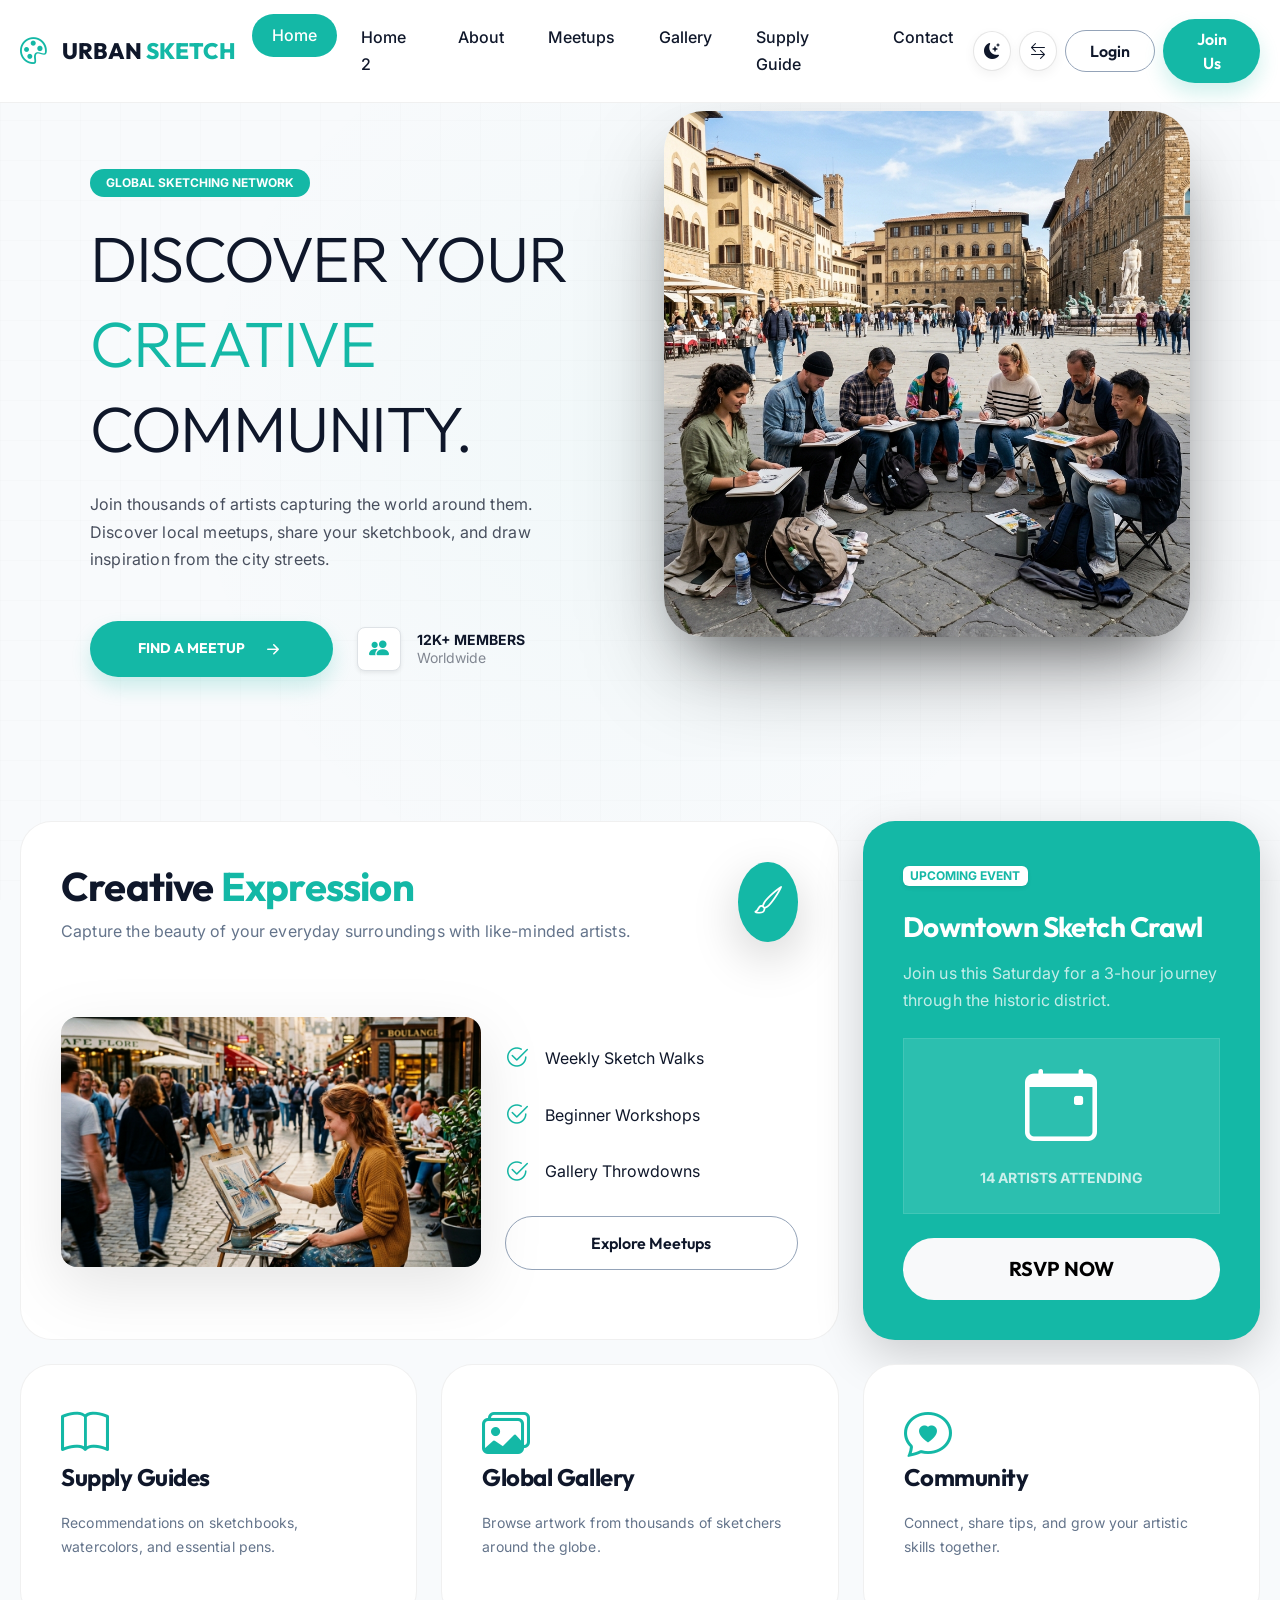
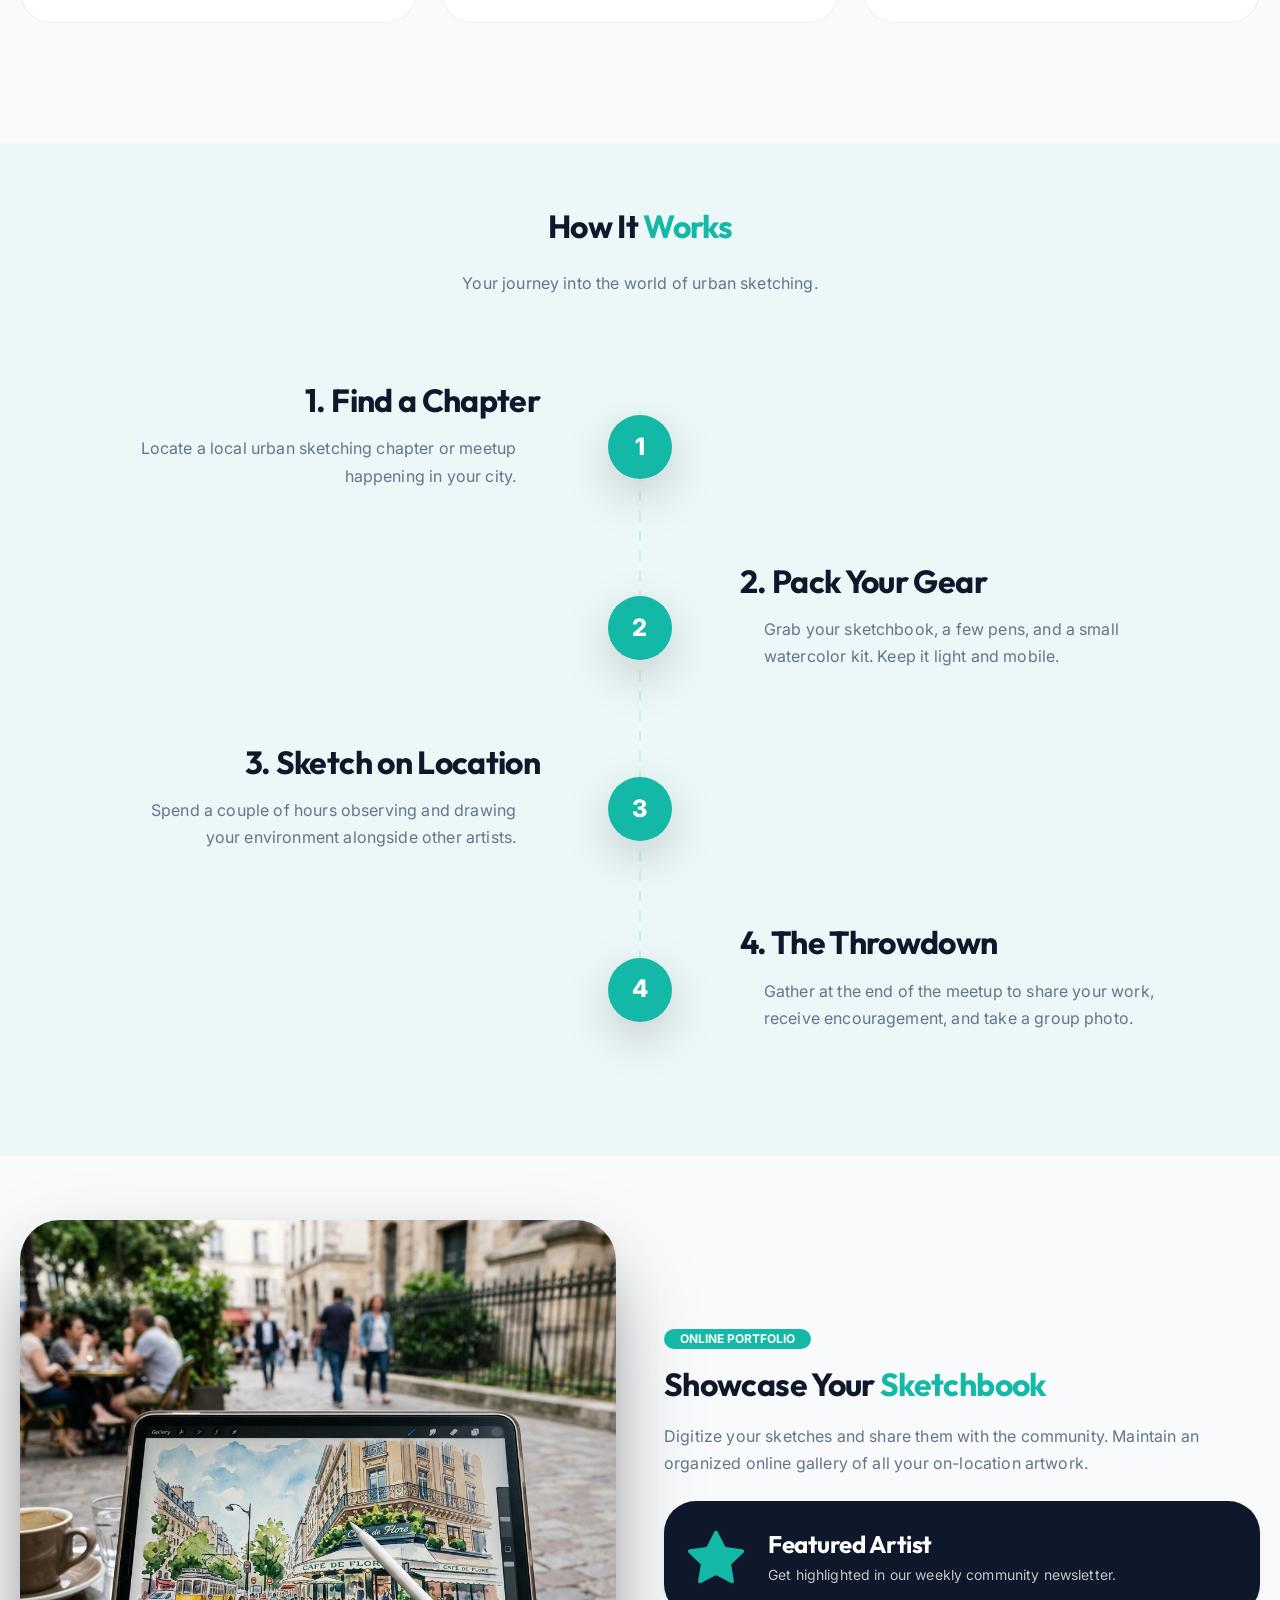
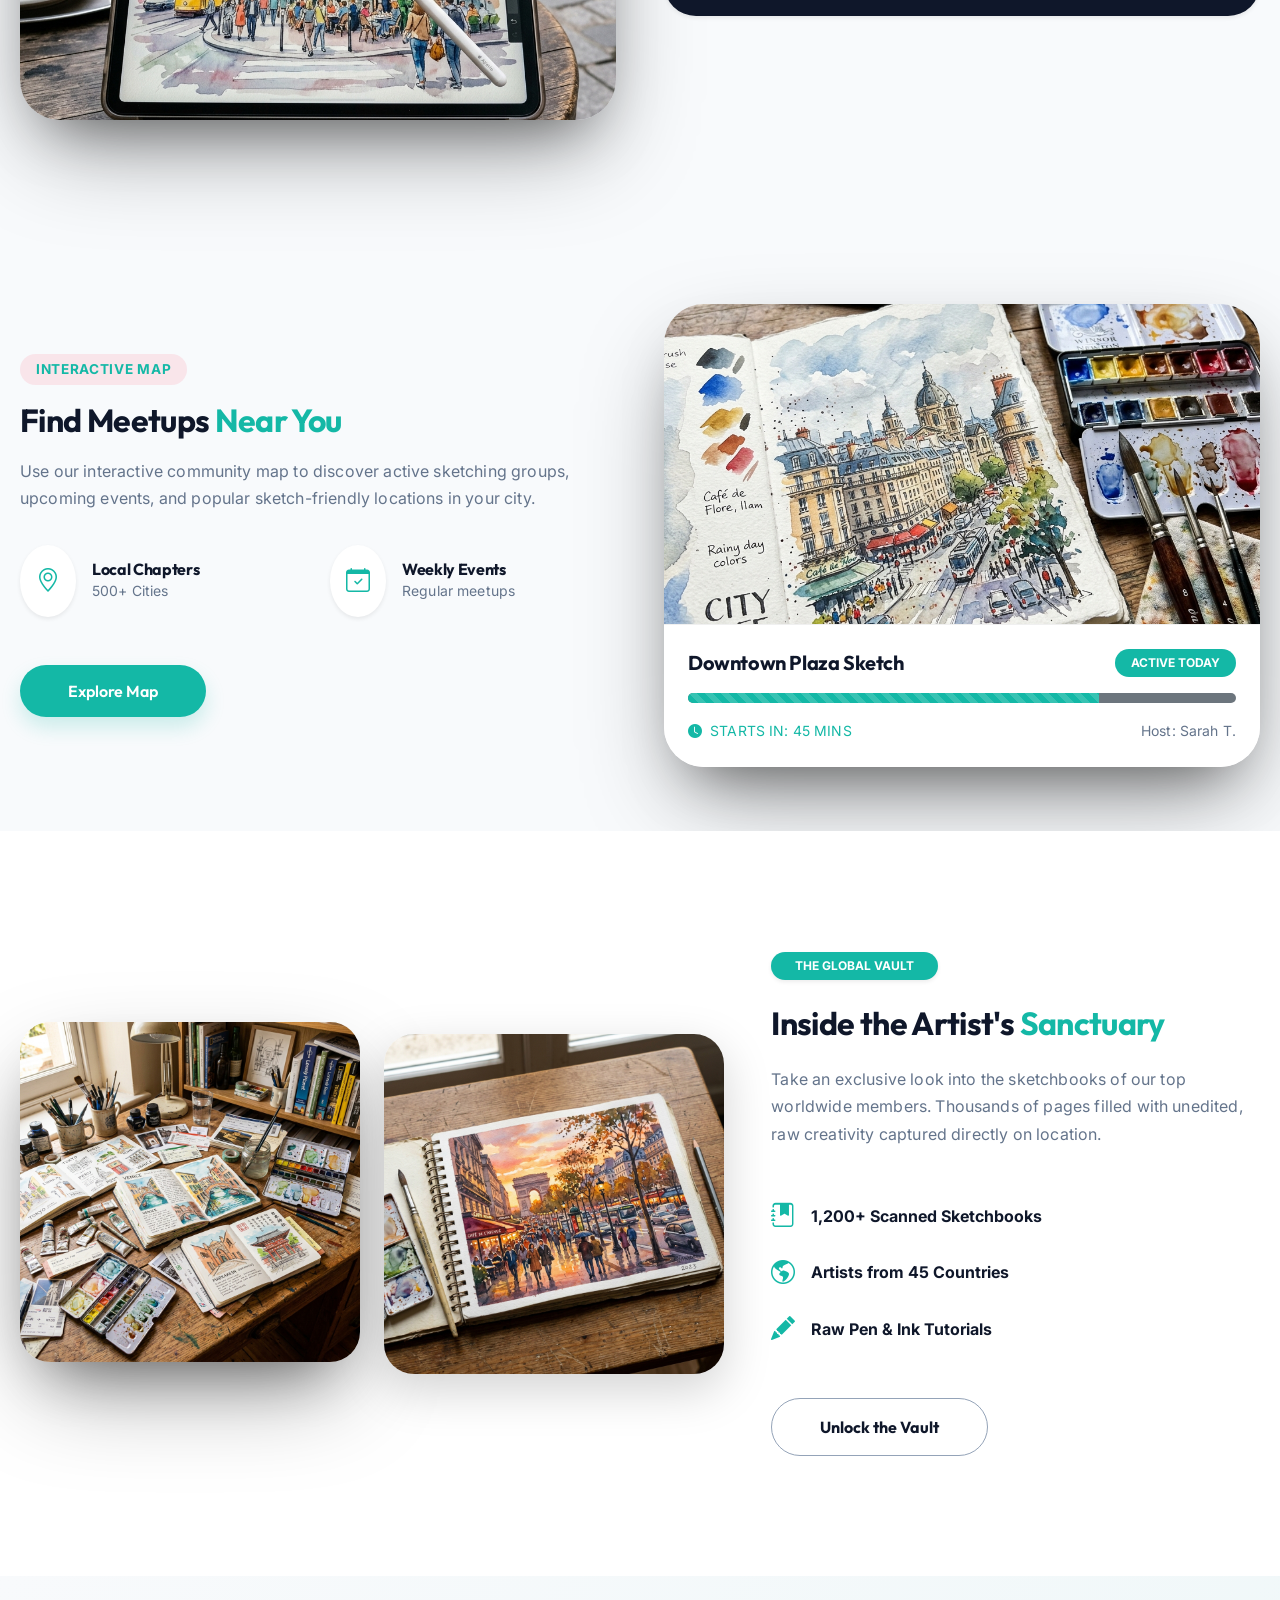
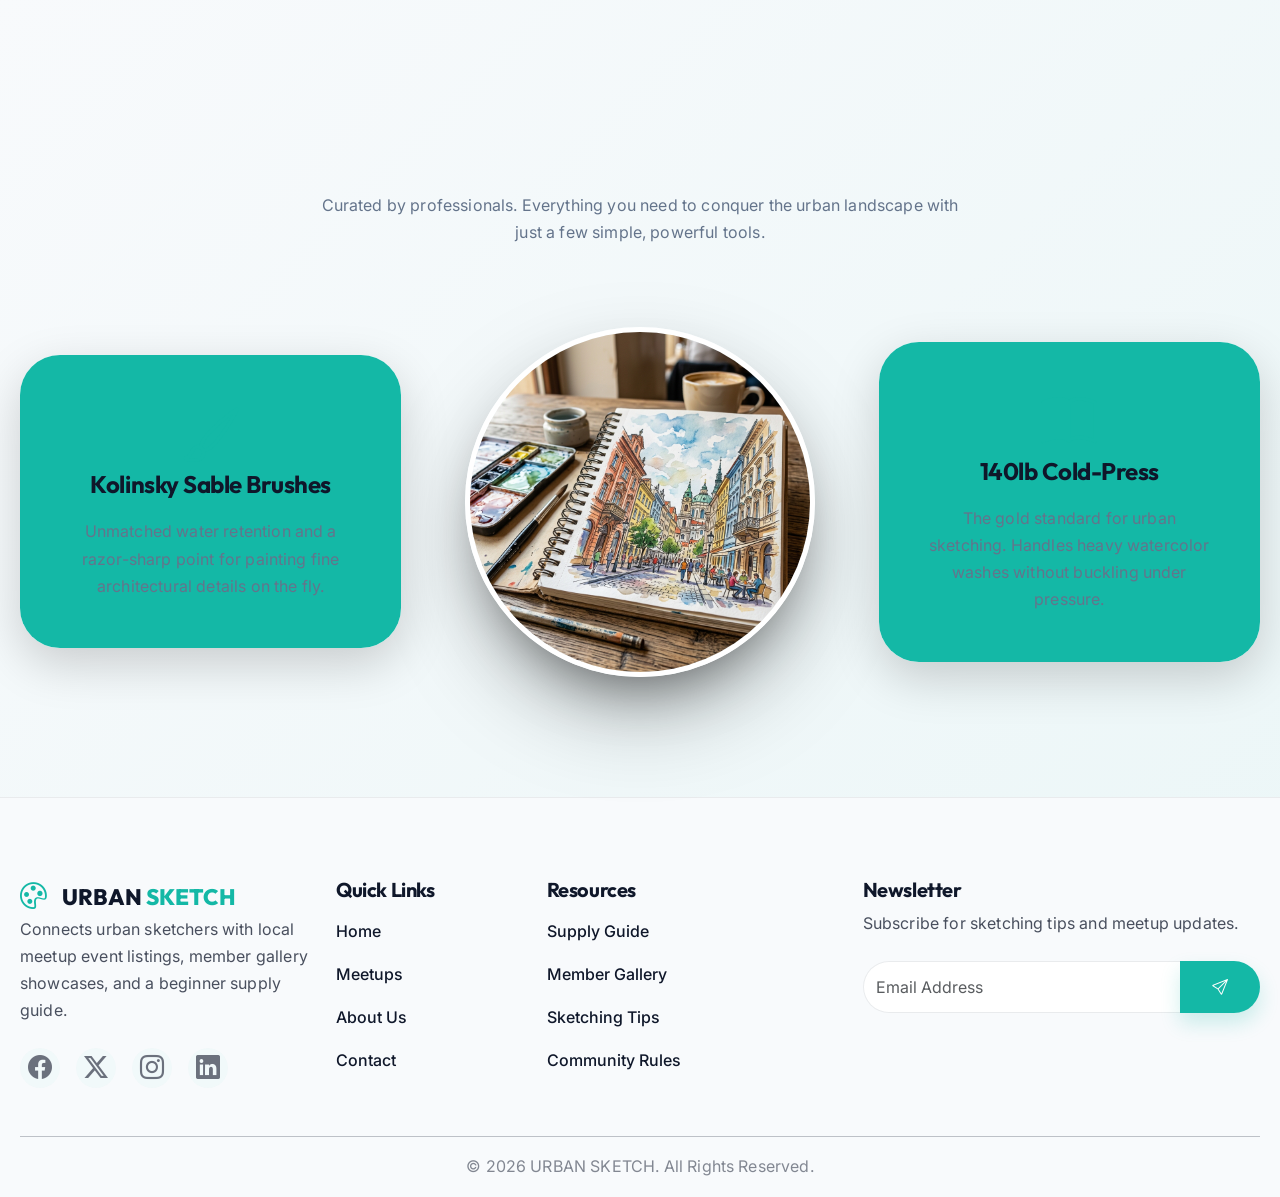
<file: index.html>
<!DOCTYPE html>

<html lang="en">
<head>
<meta charset="utf-8"/>
<meta content="width=device-width, initial-scale=1.0" name="viewport"/>
<title>URBAN SKETCH | Global Plein Air Art Community</title>
<meta content="Connect with urban sketchers around the world. Find local meetups, showcase your gallery, and discover sketching resources." name="description"/>
<!-- Bootstrap 5 & Icons -->
<link href="https://cdn.jsdelivr.net/npm/bootstrap@5.3.3/dist/css/bootstrap.min.css" rel="stylesheet"/>
<link href="https://cdn.jsdelivr.net/npm/bootstrap-icons@1.11.3/font/bootstrap-icons.min.css" rel="stylesheet"/>
<link href="assets/images/favicon.svg" rel="icon" type="image/svg+xml"/>
<!-- Custom CSS -->
<link href="assets/css/style.css?v=8" rel="stylesheet"/>
<link href="assets/css/rtl.css?v=2.0" rel="stylesheet"/>
</head>
<body>
<!-- Floating Cursor Backdrop -->
<div class="cursor-blob d-none d-xxl-block"></div>
<!-- Fixed Top Navbar -->
<nav class="navbar navbar-expand-xl">
<div class="container-fluid px-4 px-md-5">
<a class="navbar-brand d-flex align-items-center gap-3" href="index.html">
<i class="bi bi-palette brand-icon"></i>
<span class="fw-800">URBAN <span class="text-accent">SKETCH</span></span>
</a>
<button class="navbar-toggler border-0 shadow-none" data-bs-target="#offcanvasNav" data-bs-toggle="offcanvas" type="button">
<span class="navbar-toggler-icon"></span>
</button>
<div class="collapse navbar-collapse" id="navbarNav">
<ul class="navbar-nav mx-auto gap-1">
<li class="nav-item"><a class="nav-link active" href="index.html">Home</a></li><li class="nav-item"><a class="nav-link" href="home-2.html">Home 2</a></li>
<li class="nav-item"><a class="nav-link" href="about.html">About</a></li>
<li class="nav-item"><a class="nav-link" href="services.html">Meetups</a></li>
<li class="nav-item"><a class="nav-link" href="gallery.html">Gallery</a></li>
<li class="nav-item"><a class="nav-link" href="pricing.html">Supply Guide</a></li>
<li class="nav-item"><a class="nav-link" href="contact.html">Contact</a></li>
</ul>
<div class="d-flex align-items-center gap-2">
<div class="theme-toggle floating-icon-btn"><i class="bi bi-moon-stars-fill"></i></div>
<div class="rtl-toggle floating-icon-btn" onclick="document.documentElement.dir=document.documentElement.dir==='rtl'?'ltr':'rtl'"><i class="bi bi-arrow-left-right"></i></div>
<a class="btn btn-outline-dark px-4 py-2 d-none d-sm-inline-block" href="login.html">Login</a>
<a class="btn btn-accent px-4 py-2" href="booking.html">Join Us</a>
</div>
</div>
</div>
</nav>
<!-- Mobile Offcanvas -->
<div class="offcanvas offcanvas-end rounded-start-4 shadow-lg border-0 bg-card" id="offcanvasNav" tabindex="-1">
<div class="offcanvas-header p-4 position-relative d-flex justify-content-center border-bottom border-secondary border-opacity-10">
<h5 class="offcanvas-title navbar-brand m-0">
<i class="bi bi-palette brand-icon"></i>
<span class="fw-800">URBAN <span class="text-accent">SKETCH</span></span>
</h5>
<button class="btn-close position-absolute end-0 me-4" data-bs-dismiss="offcanvas" type="button"></button>
</div>
<div class="offcanvas-body p-4">
<ul class="navbar-nav gap-2">
<li class="nav-item"><a class="nav-link active" href="index.html">Home</a></li><li class="nav-item"><a class="nav-link" href="home-2.html">Home 2</a></li>
<li class="nav-item"><a class="nav-link" href="about.html">About</a></li>
<li class="nav-item"><a class="nav-link" href="services.html">Meetups</a></li>
<li class="nav-item"><a class="nav-link" href="gallery.html">Gallery</a></li>
<li class="nav-item"><a class="nav-link" href="pricing.html">Supply Guide</a></li>
<li class="nav-item"><a class="nav-link" href="contact.html">Contact</a></li>
</ul>
<div class="mt-auto pt-4 border-top">
<div class="d-flex align-items-center justify-content-center gap-3 mb-3">
<div class="theme-toggle floating-icon-btn"><i class="bi bi-moon-stars-fill"></i></div>
<div class="rtl-toggle floating-icon-btn" onclick="document.documentElement.dir=document.documentElement.dir==='rtl'?'ltr':'rtl'"><i class="bi bi-arrow-left-right"></i></div>
</div>
<div class="d-flex flex-column gap-3">
<a class="btn btn-outline-dark w-100 py-3 rounded-4" href="login.html">Login</a>
<a class="btn btn-accent w-100 py-3 rounded-4 fw-bold" href="booking.html">Join Us</a>
</div>
</div>
</div>
</div>
<!-- Simple Hero Section -->
<section class="position-relative overflow-hidden d-flex align-items-center pt-120 pb-80">
<div class="container position-relative z-10">
<div class="row align-items-center g-5">
<div class="col-lg-6">
<div class="pe-lg-5 mt-5 text-center text-lg-start">
<div class="badge bg-accent text-white mb-4 px-3 py-2 rounded-pill fw-bold d-inline-block">
                            GLOBAL SKETCHING NETWORK
                        </div>
<h1 class="display-3 fw-800 mb-2 ls-tight">DISCOVER YOUR</h1>
<h1 class="display-3 fw-800 mb-2 ls-tight text-accent">CREATIVE</h1>
<h1 class="display-3 fw-800 mb-4 ls-tight">COMMUNITY.</h1>
<p class="body-large opacity-75 mb-48 pe-lg-4">Join thousands of artists capturing the world around them. Discover local meetups, share your sketchbook, and draw inspiration from the city streets.</p>
<div class="d-flex flex-wrap gap-4 align-items-center justify-content-center justify-content-lg-start">
<a class="btn btn-accent px-4 px-md-5 py-3 shadow-xl d-inline-flex align-items-center justify-content-center gap-3" href="services.html">
<span class="small fw-bold text-uppercase">FIND A MEETUP</span>
<i class="bi bi-arrow-right-short fs-4 lh-1"></i>
</a>
<div class="d-flex align-items-center gap-3 text-start">
<div class="bg-card shadow-sm border border-accent border-opacity-10 p-2 rounded-3 text-accent d-flex align-items-center justify-content-center" style="width: 44px; height: 44px;">
<i class="bi bi-people-fill fs-5"></i>
</div>
<div class="lh-1">
<div class="fw-bold small mb-1">12K+ MEMBERS</div>
<div class="small opacity-50">Worldwide</div>
</div>
</div>
</div>
</div>
</div>
<div class="col-lg-6 col-12 mt-5 mt-lg-0">
<img alt="Urban Sketching Community" class="img-fluid rounded-40 shadow-2xl" src="assets/images/index_hero.png"/>
</div>
</div>
</div>
</section>
<!-- Bento Services Section -->
<section class="pt-64 pb-120">
<div class="container-fluid px-4 px-md-5">
<div class="row g-4">
<!-- Large Bento Item -->
<div class="col-lg-8">
<div class="bento-card reveal-up">
<div class="d-flex justify-content-between align-items-start mb-4">
<div>
<h2 class="h1 fw-bold mb-2">Creative <span class="text-accent">Expression</span></h2>
<p class="text-muted">Capture the beauty of your everyday surroundings with like-minded artists.</p>
</div>
<div class="bg-accent p-3 rounded-circle text-white shadow-lg">
<i class="bi bi-brush fs-3"></i>
</div>
</div>
<div class="row g-4 align-items-center mt-2">
<div class="col-md-7">
<img alt="Sketching in the city" class="img-fluid rounded-4 shadow-xl" src="assets/images/urban_sketch_hero.png"/>
</div>
<div class="col-md-5">
<ul class="list-unstyled mb-4">
<li class="mb-3 d-flex align-items-center gap-3"><i class="bi bi-check2-circle text-accent fs-4"></i> <span>Weekly Sketch Walks</span></li>
<li class="mb-3 d-flex align-items-center gap-3"><i class="bi bi-check2-circle text-accent fs-4"></i> <span>Beginner Workshops</span></li>
<li class="mb-3 d-flex align-items-center gap-3"><i class="bi bi-check2-circle text-accent fs-4"></i> <span>Gallery Throwdowns</span></li>
</ul>
<a class="btn btn-outline-dark border-secondary border-opacity-25 rounded-pill w-100" href="services.html">Explore Meetups</a>
</div>
</div>
</div>
</div>
<!-- Small Bento Item -->
<div class="col-lg-4">
<div class="bento-card bg-accent text-white reveal-up border-0 shadow-lg d-flex flex-column h-100">
<div class="mb-auto">
<div class="badge bg-white text-accent mb-4 fw-bold shadow-sm">UPCOMING EVENT</div>
<h3 class="fw-bold mb-3">Downtown Sketch Crawl</h3>
<p class="opacity-75 mb-4">Join us this Saturday for a 3-hour journey through the historic district.</p>
<div class="p-4 bg-white bg-opacity-10 border border-white border-opacity-10 rounded-32 mb-4 text-center">
<i class="bi bi-calendar-event display-2 text-white"></i>
<div class="mt-3 small opacity-75 fw-bold">14 ARTISTS ATTENDING</div>
</div>
</div>
<a class="btn btn-light rounded-pill w-100 mt-auto fw-bold py-3 fs-5" href="booking.html">RSVP NOW</a>
</div>
</div>
<!-- Row with 3 Small Bentos -->
<div class="col-lg-4">
<div class="bento-card reveal-up">
<i class="bi bi-book text-accent display-5 mb-3"></i>
<h4 class="fw-bold">Supply Guides</h4>
<p class="text-muted small">Recommendations on sketchbooks, watercolors, and essential pens.</p>
</div>
</div>
<div class="col-lg-4">
<div class="bento-card reveal-up">
<i class="bi bi-images text-accent display-5 mb-3"></i>
<h4 class="fw-bold">Global Gallery</h4>
<p class="text-muted small">Browse artwork from thousands of sketchers around the globe.</p>
</div>
</div>
<div class="col-lg-4">
<div class="bento-card reveal-up">
<i class="bi bi-chat-heart text-accent display-5 mb-3"></i>
<h4 class="fw-bold">Community</h4>
<p class="text-muted small">Connect, share tips, and grow your artistic skills together.</p>
</div>
</div>
</div>
</div>
</section>
<!-- How It Works (Timeline) -->
<section class="pt-64 pb-80" style="background: rgba(var(--accent-rgb), 0.05);">
<div class="container-fluid px-4 px-md-5">
<div class="text-center mb-64 reveal-on-scroll">
<h2 class="heading-large mb-4">How It <span class="text-accent">Works</span></h2>
<p class="body-large text-muted">Your journey into the world of urban sketching.</p>
</div>
<div class="row justify-content-center">
<div class="col-lg-10">
<div class="timeline position-relative">
<div class="row mb-48 reveal-on-scroll align-items-center">
<div class="col-lg-2 text-center order-lg-2">
<div class="mission-step shadow-lg scale-up">1</div>
</div>
<div class="col-lg-5 text-center text-lg-end mb-4 mb-lg-0 order-lg-1">
<h4 class="h2 fw-bold mb-3">1. Find a Chapter</h4>
<p class="body-large text-muted pe-lg-4">Locate a local urban sketching chapter or meetup happening in your city.</p>
</div>
<div class="col-lg-5 d-none d-lg-block order-lg-3"></div>
</div>
<div class="row mb-48 reveal-on-scroll align-items-center">
<div class="col-lg-2 text-center order-lg-2">
<div class="mission-step shadow-lg scale-up delay-1">2</div>
</div>
<div class="col-lg-5 text-center text-lg-start mb-4 mb-lg-0 order-lg-3">
<h4 class="h2 fw-bold mb-3">2. Pack Your Gear</h4>
<p class="body-large text-muted ps-lg-4">Grab your sketchbook, a few pens, and a small watercolor kit. Keep it light and mobile.</p>
</div>
<div class="col-lg-5 d-none d-lg-block order-lg-1"></div>
</div>
<div class="row mb-48 reveal-on-scroll align-items-center">
<div class="col-lg-2 text-center order-lg-2">
<div class="mission-step shadow-lg scale-up delay-2">3</div>
</div>
<div class="col-lg-5 text-center text-lg-end mb-4 mb-lg-0 order-lg-1">
<h4 class="h2 fw-bold mb-3">3. Sketch on Location</h4>
<p class="body-large text-muted pe-lg-4">Spend a couple of hours observing and drawing your environment alongside other artists.</p>
</div>
<div class="col-lg-5 d-none d-lg-block order-lg-3"></div>
</div>
<div class="row reveal-on-scroll pb-0 align-items-center">
<div class="col-lg-2 text-center order-lg-2">
<div class="mission-step shadow-lg scale-up delay-3">4</div>
</div>
<div class="col-lg-5 text-center text-lg-start mb-4 mb-lg-0 order-lg-3">
<h4 class="h2 fw-bold mb-3">4. The Throwdown</h4>
<p class="body-large text-muted ps-lg-4">Gather at the end of the meetup to share your work, receive encouragement, and take a group photo.</p>
</div>
<div class="col-lg-5 d-none d-lg-block order-lg-1"></div>
</div>
</div>
</div>
</div>
</div>
</section>
<!-- Section 5: Digital Mission Audit (New) -->
<section class="pt-64 pb-120">
<div class="container-fluid px-4 px-md-5">
<div class="row align-items-center g-5">
<div class="col-lg-6 reveal-left">
<div class="image-reveal-wrapper shadow-2xl border-accent border-opacity-10 border-8">
<img alt="Digital Sketchbook" class="img-fluid" src="assets/images/index_digital.png"/>
</div>
</div>
<div class="col-lg-6 reveal-right text-center text-lg-start">
<div class="badge bg-accent text-white mb-3 px-3 py-1 rounded-pill fw-bold">ONLINE PORTFOLIO</div>
<h2 class="display-medium fw-800 mb-24">Showcase Your <span class="text-accent">Sketchbook</span>
</h2>
<p class="body-large text-muted mb-40">Digitize your sketches and share them with the community. Maintain an organized online gallery of all your on-location artwork.</p>
<div class="bento-card p-4 h-auto shadow-sm border-0 bg-primary text-white">
<div class="d-flex align-items-center gap-4">
<i class="bi bi-star-fill display-4 text-accent"></i>
<div>
<h4 class="fw-bold mb-1">Featured Artist</h4>
<p class="opacity-75 small mb-0">Get highlighted in our weekly community newsletter.</p>
</div>
</div>
</div>
</div>
</div>
</div>
</section>
<section class="pt-64 pb-64 bg-color overflow-hidden">
<div class="container-fluid px-4 px-md-5">
<div class="row align-items-center g-5">
<div class="col-lg-6 reveal-on-scroll text-center text-lg-start">
<div class="d-inline-block px-3 py-1 rounded-pill fw-bold text-accent mb-3" style="background: rgba(254, 44, 85, 0.1); font-size: 0.85rem; letter-spacing: 0.05em;">INTERACTIVE MAP</div>
<h2 class="display-medium fw-800 mb-24">Find Meetups <span class="text-accent">Near You</span></h2>
<p class="body-large text-muted mb-32">Use our interactive community map to discover active sketching groups, upcoming events, and popular sketch-friendly locations in your city.</p>
<div class="row g-4 mb-48">
<div class="col-sm-6">
<div class="d-flex align-items-center gap-3">
<div class="bg-card shadow-sm p-3 rounded-circle text-accent">
<i class="bi bi-geo-alt fs-4"></i>
</div>
<div>
<h6 class="fw-bold mb-0">Local Chapters</h6>
<p class="small text-muted mb-0">500+ Cities</p>
</div>
</div>
</div>
<div class="col-sm-6">
<div class="d-flex align-items-center gap-3">
<div class="bg-card shadow-sm p-3 rounded-circle text-accent">
<i class="bi bi-calendar-check fs-4"></i>
</div>
<div>
<h6 class="fw-bold mb-0">Weekly Events</h6>
<p class="small text-muted mb-0">Regular meetups</p>
</div>
</div>
</div>
</div>
<a class="btn btn-accent px-5" href="services.html">Explore Map</a>
</div>
<div class="col-lg-6 reveal-on-scroll">
<div class="card p-0 overflow-hidden shadow-2xl border-0" style="border-radius: 40px;">
<img alt="Community Map" class="img-fluid" src="assets/images/index_map.png" style="max-height: 320px; width: 100%; object-fit: cover;"/>
<div class="p-4 bg-card border-top border-secondary border-opacity-10">
<div class="d-flex justify-content-between align-items-center mb-3">
<h5 class="fw-bold m-0 text-main fs-5">Downtown Plaza Sketch</h5>
<span class="badge bg-accent px-3 py-2 rounded-pill shadow-accent-25">ACTIVE TODAY</span>
</div>
<div class="progress bg-secondary bg-opacity-20 mb-3" style="height: 10px; border-radius: 10px;">
<div class="progress-bar bg-accent progress-bar-striped progress-bar-animated" role="progressbar" style="width: 75%;"></div>
</div>
<div class="d-flex justify-content-between align-items-center">
<p class="small text-accent fw-800 mb-0"><i class="bi bi-clock-fill me-2"></i>STARTS IN: 45 MINS</p>
<p class="small text-muted mb-0">Host: Sarah T.</p>
</div>
</div>
</div>
</div>
</div>
</div>
</section>
<!-- UNIQUE SECTION 1: The Global Vault -->
<section class="py-120 position-relative bg-card overflow-hidden">
<div class="container-fluid px-4 px-md-5 position-relative z-2">
<div class="row align-items-center g-5">
<div class="col-lg-5 order-lg-2 reveal-right text-center text-lg-start">
<div class="badge bg-accent text-white px-4 py-2 rounded-pill mb-4 fw-bold shadow-sm d-inline-block">THE GLOBAL VAULT</div>
<h2 class="display-medium fw-900 mb-4">Inside the Artist's <span class="text-accent">Sanctuary</span></h2>
<p class="body-large text-muted mb-5">Take an exclusive look into the sketchbooks of our top worldwide members. Thousands of pages filled with unedited, raw creativity captured directly on location.</p>
<ul class="list-unstyled d-inline-flex flex-column text-start mx-auto mx-lg-0 gap-3 mb-5">
<li class="d-flex align-items-center gap-3"><i class="bi bi-journal-bookmark-fill text-accent fs-4"></i><span class="fw-bold">1,200+ Scanned Sketchbooks</span></li>
<li class="d-flex align-items-center gap-3"><i class="bi bi-globe-americas text-accent fs-4"></i><span class="fw-bold">Artists from 45 Countries</span></li>
<li class="d-flex align-items-center gap-3"><i class="bi bi-pencil-fill text-accent fs-4"></i><span class="fw-bold">Raw Pen & Ink Tutorials</span></li>
</ul>
<div>
<a class="btn btn-outline-dark px-5 py-3 rounded-pill fw-bold" href="gallery.html">Unlock the Vault</a>
</div>
</div>
<div class="col-lg-7 order-lg-1">
<div class="row g-4 align-items-center">
<div class="col-sm-6 text-center text-sm-end anim-tilt-in">
<img alt="Artist Desk" class="img-fluid vault-card shadow-2xl mb-4" src="assets/images/home1_vault.png"/>
</div>
<div class="col-sm-6 anim-tilt-in" style="animation-delay: 0.3s;">
<img alt="Watercolors" class="img-fluid vault-card shadow-lg" src="assets/images/gallery_art7.png"/>
</div>
</div>
</div>
</div>
</div>
</section>

<!-- UNIQUE SECTION 2: Master's Toolbelt -->
<section class="py-120 position-relative" style="background: linear-gradient(135deg, var(--bg-color) 0%, rgba(20, 184, 166, 0.05) 100%);">
<div class="container text-center mb-80">
<h2 class="display-3 fw-900 reveal-up">The Master's <span class="text-accent underline-dashed">Toolbelt</span></h2>
<p class="body-large text-muted mx-auto reveal-up delay-1" style="max-width: 650px;">Curated by professionals. Everything you need to conquer the urban landscape with just a few simple, powerful tools.</p>
</div>
<div class="container-fluid px-4 px-md-5">
<div class="row g-5 align-items-center">
<div class="col-xl-4 reveal-up delay-2">
<div class="glass-card p-5 rounded-40 border-0 shadow-lg text-center position-relative overflow-hidden h-100">
<div class="position-absolute top-0 start-0 w-100 h-100 bg-accent opacity-10"></div>
<i class="bi bi-brush text-accent display-4 mb-4 position-relative z-1"></i>
<h4 class="fw-bold position-relative z-1">Kolinsky Sable Brushes</h4>
<p class="text-muted position-relative z-1 mb-0">Unmatched water retention and a razor-sharp point for painting fine architectural details on the fly.</p>
</div>
</div>
<div class="col-xl-4 text-center anim-float-rotate">
<img alt="Urban Sketcher Hands" class="img-fluid shadow-2xl rounded-circle border border-5 border-white" src="assets/images/gallery_art5.png" style="max-width: 350px; aspect-ratio: 1/1; object-fit: cover;"/>
</div>
<div class="col-xl-4 reveal-up delay-2">
<div class="glass-card p-5 rounded-40 border-0 shadow-lg text-center position-relative overflow-hidden h-100">
<div class="position-absolute top-0 start-0 w-100 h-100 bg-accent opacity-10"></div>
<i class="bi bi-book-half text-accent display-4 mb-4 position-relative z-1"></i>
<h4 class="fw-bold position-relative z-1">140lb Cold-Press</h4>
<p class="text-muted position-relative z-1 mb-0">The gold standard for urban sketching. Handles heavy watercolor washes without buckling under pressure.</p>
</div>
</div>
</div>
</div>
</section>
<!-- Footer -->
<footer class="mt-64 pt-80">
<div class="container-fluid px-4 px-md-5">
<div class="row g-4 mb-48">
<div class="col-lg-3 col-12">
<a class="navbar-brand text-white footer-logo mb-16 d-flex align-items-center gap-3 justify-content-center justify-content-md-start" href="index.html">
<i class="bi bi-palette brand-icon"></i>
<span class="fw-800">URBAN <span class="text-accent">SKETCH</span></span>
</a>
<p class="opacity-75">Connects urban sketchers with local meetup event listings, member gallery showcases, and a beginner supply guide.</p>
<div class="d-flex gap-3 mt-4 justify-content-center justify-content-md-start">
<a class="text-white fs-4" href="#"><i class="bi bi-facebook"></i></a>
<a class="text-white fs-4" href="#"><i class="bi bi-twitter-x"></i></a>
<a class="text-white fs-4" href="#"><i class="bi bi-instagram"></i></a>
<a class="text-white fs-4" href="#"><i class="bi bi-linkedin"></i></a>
</div>
</div>
<div class="col-lg-2 col-12">
<h5 class="footer-heading">Quick Links</h5>
<ul class="nav flex-column">
<li class="nav-item"><a class="nav-link" href="index.html">Home</a></li>
<li class="nav-item"><a class="nav-link" href="services.html">Meetups</a></li>
<li class="nav-item"><a class="nav-link" href="about.html">About Us</a></li>
<li class="nav-item"><a class="nav-link" href="contact.html">Contact</a></li>
</ul>
</div>
<div class="col-lg-3 col-12">
<h5 class="footer-heading">Resources</h5>
<ul class="nav flex-column">
<li class="nav-item"><a class="nav-link" href="pricing.html">Supply Guide</a></li>
<li class="nav-item"><a class="nav-link" href="gallery.html">Member Gallery</a></li>
<li class="nav-item"><a class="nav-link" href="#">Sketching Tips</a></li>
<li class="nav-item"><a class="nav-link" href="#">Community Rules</a></li>
</ul>
</div>
<div class="col-lg-4 col-12">
<h5 class="footer-heading">Newsletter</h5>
<p class="opacity-75">Subscribe for sketching tips and meetup updates.</p>
<form class="mt-4">
<div class="input-group">
<input class="form-control rounded-pill rounded-end-0 bg-transparent border-secondary border-opacity-25 text-white" placeholder="Email Address" type="email"/>
<button class="btn btn-accent rounded-pill rounded-start-0" type="button"><i class="bi bi-send"></i></button>
</div>
</form>
</div>
</div>
<hr class="opacity-25"/>
<div class="text-center pb-3">
<p class="opacity-50 mb-0">© 2026 URBAN SKETCH. All Rights Reserved.</p>
</div>
</div>
</footer>
<!-- Core Dependencies -->
<script src="https://cdn.jsdelivr.net/npm/bootstrap@5.3.3/dist/js/bootstrap.bundle.min.js"></script>
<!-- Main JS (Theme Persistence, etc.) -->
<script src="assets/js/main.js"></script>
</body>
</html>
</file>
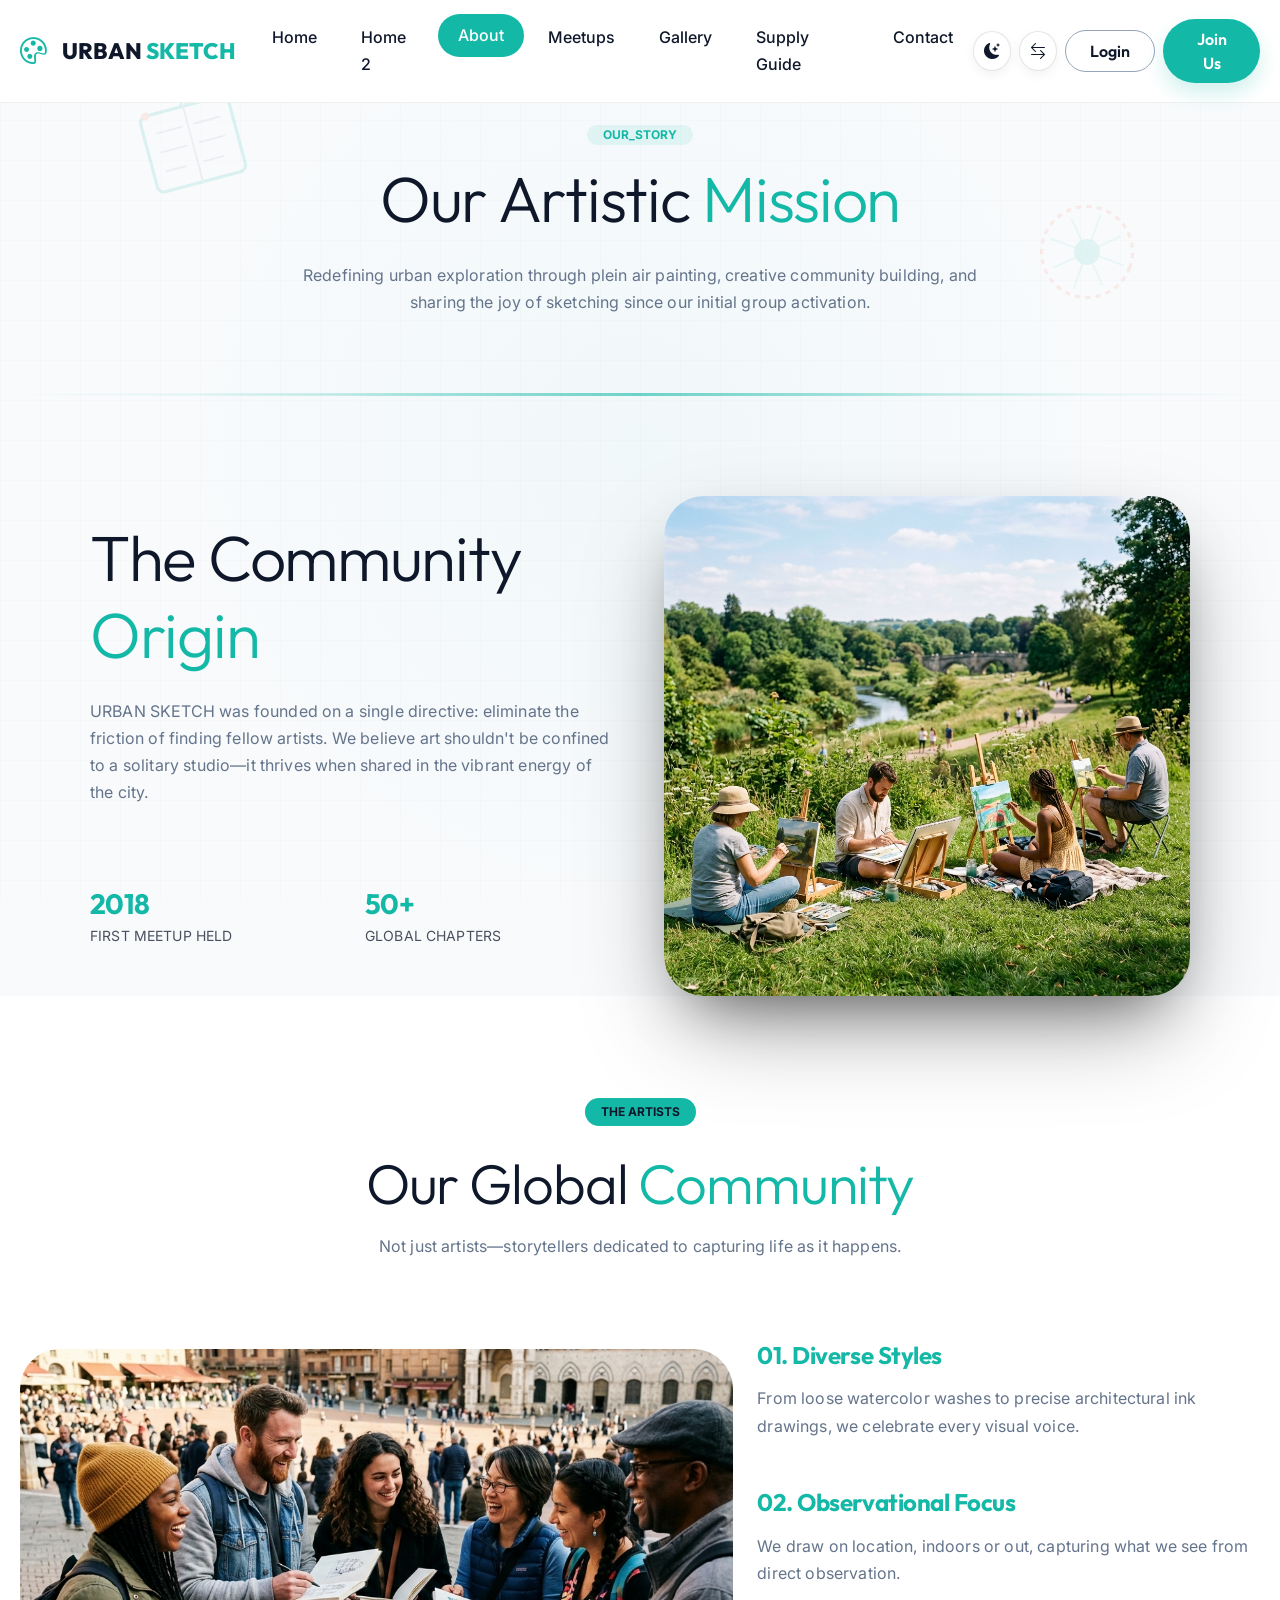
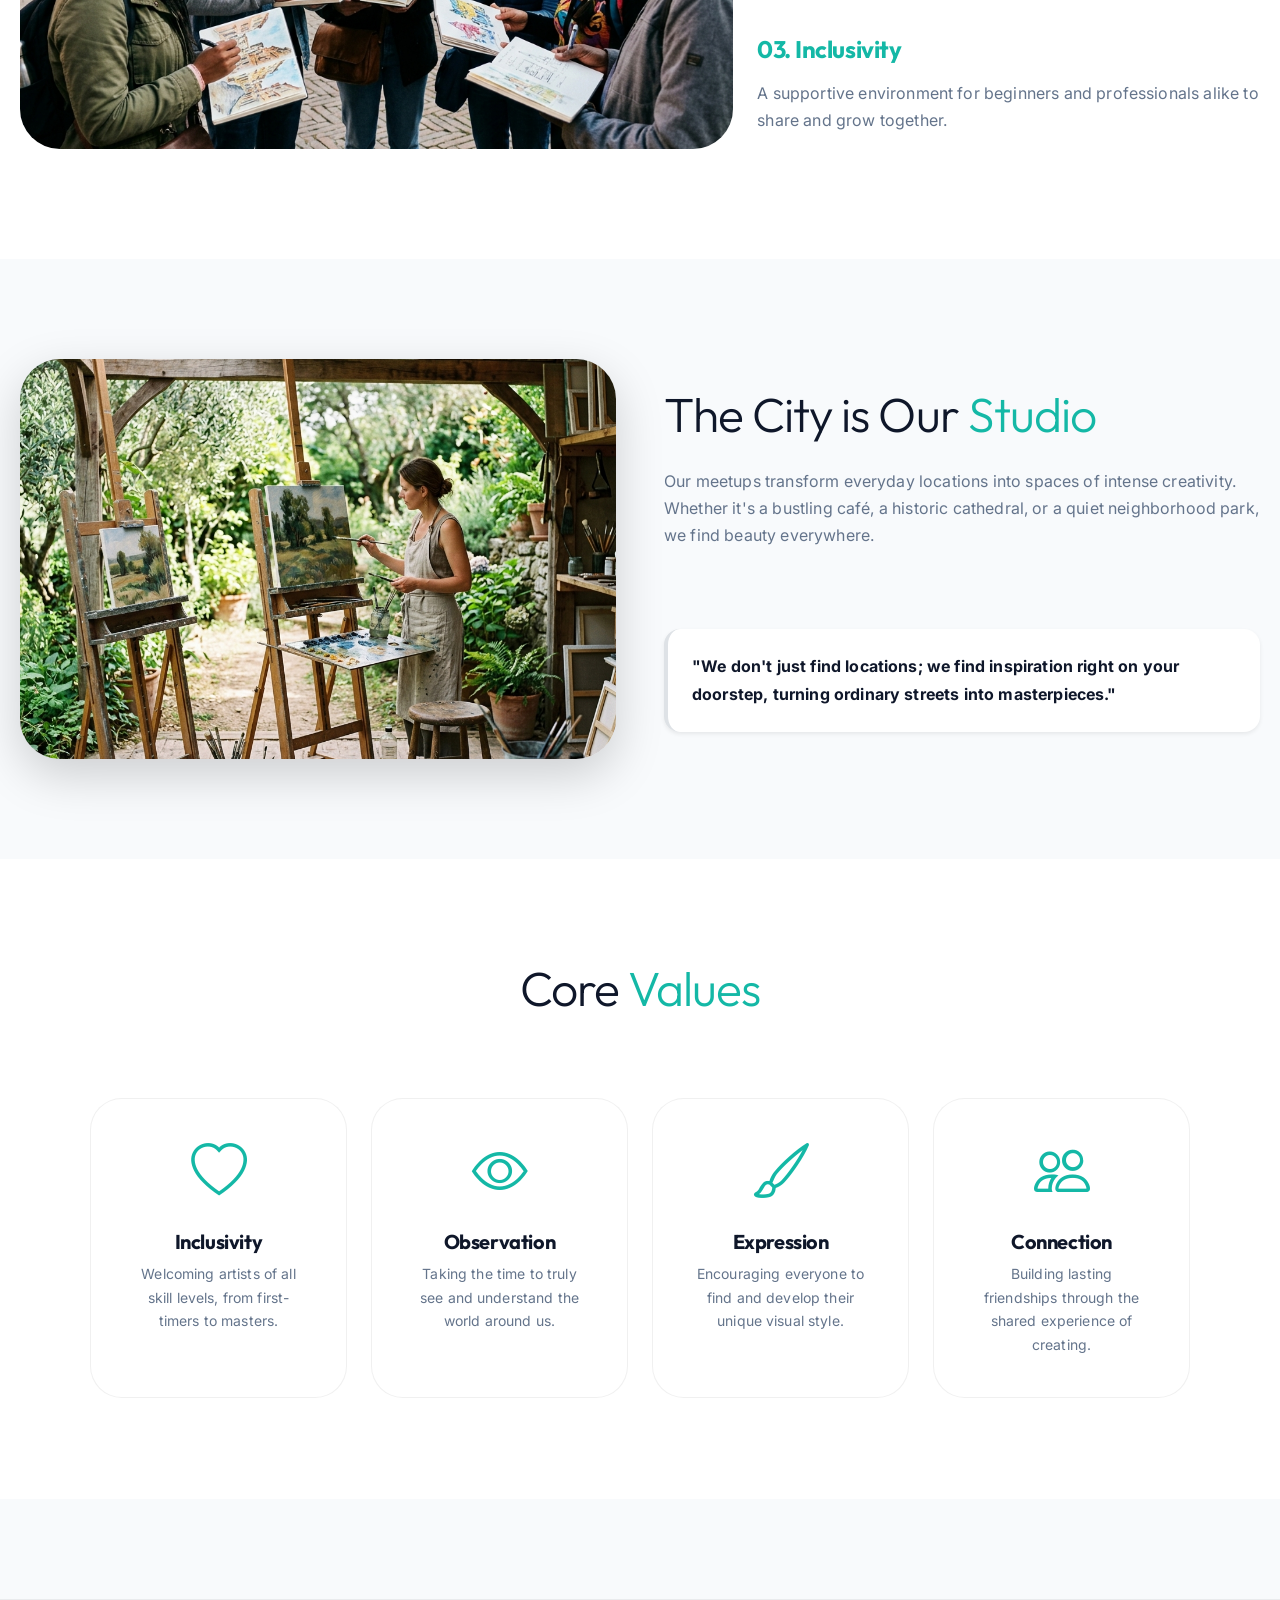
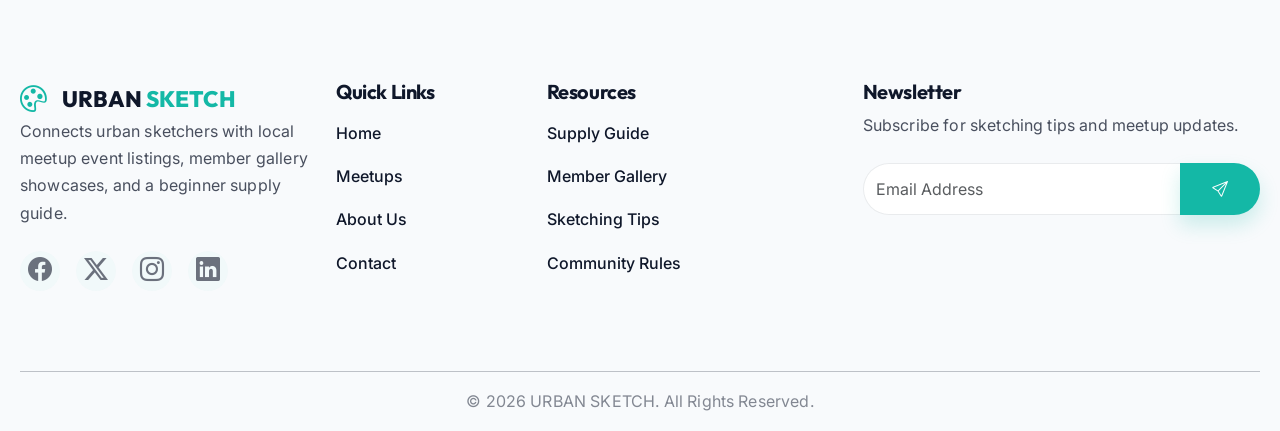
<file: about.html>
<!DOCTYPE html>

<html lang="en">
<head>
<link href="assets/images/favicon.svg" rel="icon" type="image/svg+xml"/>
<meta charset="utf-8"/>
<meta content="width=device-width, initial-scale=1.0" name="viewport"/>
<title>About Us | URBAN SKETCH</title>
<link href="https://cdn.jsdelivr.net/npm/bootstrap@5.3.3/dist/css/bootstrap.min.css" rel="stylesheet"/>
<link href="https://cdn.jsdelivr.net/npm/bootstrap-icons@1.11.3/font/bootstrap-icons.min.css" rel="stylesheet"/>
<link href="assets/css/style.css?v=3" rel="stylesheet"/>
<link href="assets/css/rtl.css?v=1.7" rel="stylesheet"/>
</head>
<body class="bg-color">
<div class="cursor-blob d-none d-xxl-block"></div>
<!-- Fixed Top Navbar -->
<nav class="navbar navbar-expand-xl">
<div class="container-fluid px-4 px-md-5">
<a class="navbar-brand d-flex align-items-center gap-3" href="index.html">
<i class="bi bi-palette brand-icon"></i>
<span class="fw-800">URBAN <span class="text-accent">SKETCH</span></span>
</a>
<button class="navbar-toggler border-0 shadow-none" data-bs-target="#offcanvasNav" data-bs-toggle="offcanvas" type="button">
<span class="navbar-toggler-icon"></span>
</button>
<div class="collapse navbar-collapse" id="navbarNav">
<ul class="navbar-nav mx-auto gap-1">
<li class="nav-item"><a class="nav-link" href="index.html">Home</a></li><li class="nav-item"><a class="nav-link" href="home-2.html">Home 2</a></li>
<li class="nav-item"><a class="nav-link active" href="about.html">About</a></li>
<li class="nav-item"><a class="nav-link" href="services.html">Meetups</a></li>
<li class="nav-item"><a class="nav-link" href="gallery.html">Gallery</a></li>
<li class="nav-item"><a class="nav-link" href="pricing.html">Supply Guide</a></li>
<li class="nav-item"><a class="nav-link" href="contact.html">Contact</a></li>
</ul>
<div class="d-flex align-items-center gap-2">
<div class="theme-toggle floating-icon-btn"><i class="bi bi-moon-stars-fill"></i></div>
<div class="rtl-toggle floating-icon-btn" onclick="document.documentElement.dir=document.documentElement.dir==='rtl'?'ltr':'rtl'"><i class="bi bi-arrow-left-right"></i></div>
<a class="btn btn-outline-dark px-4 py-2 d-none d-sm-inline-block" href="login.html">Login</a>
<a class="btn btn-accent px-4 py-2" href="booking.html">Join Us</a>
</div>
</div>
</div>
</nav>
<!-- Mobile Offcanvas -->
<div class="offcanvas offcanvas-end rounded-start-4 shadow-lg border-0 bg-card" id="offcanvasNav" tabindex="-1">
<div class="offcanvas-header p-4 position-relative d-flex justify-content-center border-bottom border-secondary border-opacity-10">
<h5 class="offcanvas-title navbar-brand m-0">
<i class="bi bi-palette brand-icon"></i>
<span class="fw-800">URBAN <span class="text-accent">SKETCH</span></span>
</h5>
<button class="btn-close position-absolute end-0 me-4" data-bs-dismiss="offcanvas" type="button"></button>
</div>
<div class="offcanvas-body p-4">
<ul class="navbar-nav gap-2">
<li class="nav-item"><a class="nav-link" href="index.html">Home</a></li><li class="nav-item"><a class="nav-link" href="home-2.html">Home 2</a></li>
<li class="nav-item"><a class="nav-link active" href="about.html">About</a></li>
<li class="nav-item"><a class="nav-link" href="services.html">Meetups</a></li>
<li class="nav-item"><a class="nav-link" href="gallery.html">Gallery</a></li>
<li class="nav-item"><a class="nav-link" href="pricing.html">Supply Guide</a></li>
<li class="nav-item"><a class="nav-link" href="contact.html">Contact</a></li>
</ul>
<div class="mt-auto pt-4 border-top">
<div class="d-flex align-items-center justify-content-center gap-3 mb-3">
<div class="theme-toggle floating-icon-btn"><i class="bi bi-moon-stars-fill"></i></div>
<div class="rtl-toggle floating-icon-btn" onclick="document.documentElement.dir=document.documentElement.dir==='rtl'?'ltr':'rtl'"><i class="bi bi-arrow-left-right"></i></div>
</div>
<div class="d-flex flex-column gap-3">
<a class="btn btn-outline-dark w-100 py-3 rounded-4" href="login.html">Login</a>
<a class="btn btn-accent w-100 py-3 rounded-4 fw-bold" href="booking.html">Join Us</a>
</div>
</div>
</div>
</div>
<main class="pt-0 pb-100">
<!-- Cinematic Hero -->
<section class="subpage-hero hero-about pt-120 pb-80 mb-100 text-center position-relative overflow-hidden">
  <div class="container position-relative z-1">
    <div class="badge bg-accent bg-opacity-10 text-accent mb-3 px-3 py-1 rounded-pill fw-bold">OUR_STORY</div>
    <h1 class="display-3 fw-800 mb-4">Our Artistic <span class="text-accent">Mission</span></h1>
    <p class="body-large text-muted mx-auto mb-0" style="max-width: 700px;">Redefining urban exploration through plein air painting, creative community building, and sharing the joy of sketching since our initial group activation.</p>
  </div>
  <div class="hero-sketch-decor decor-brush"></div>
  <div class="hero-sketch-decor decor-pencil"></div>
  <div class="hero-separator"></div>
</section>
<!-- Section 1: Mission Hero -->
<section class="container">
<div class="row align-items-center g-5">
<div class="col-lg-6 reveal-up active text-center text-lg-start">
<h1 class="display-3 fw-800 mb-4">The Community <span class="text-accent">Origin</span></h1>
<p class="body-large text-muted mb-80">URBAN SKETCH was founded on a single directive: eliminate the friction of finding fellow artists. We believe art shouldn't be confined to a solitary studio—it thrives when shared in the vibrant energy of the city.</p>
<div class="row g-4 justify-content-center justify-content-lg-start">
<div class="col-sm-6">
<h3 class="fw-800 text-accent mb-1">2018</h3>
<p class="small opacity-75">FIRST MEETUP HELD</p>
</div>
<div class="col-sm-6">
<h3 class="fw-800 text-accent mb-1">50+</h3>
<p class="small opacity-75">GLOBAL CHAPTERS</p>
</div>
</div>
</div>
<div class="col-lg-6 reveal-up active delay-2">
<div class="image-reveal-wrapper rounded-60 shadow-2xl">
<img alt="Community Meetup" src="assets/images/about_meetup.png"/>
</div>
</div>
</div>
</section>
<!-- Section 2: Elite Team Grid -->
<section class="bg-card py-100 border-top border-bottom border-light border-opacity-10">
<div class="container-fluid px-4 px-md-5">
<div class="text-center mb-80 reveal-up active">
<span class="badge bg-accent text-dark px-3 py-2 rounded-pill mb-4">THE ARTISTS</span>
<h2 class="display-4 fw-800 mb-3">Our Global <span class="text-accent">Community</span></h2>
<p class="body-medium opacity-75 text-muted">Not just artists—storytellers dedicated to capturing life as it happens.</p>
</div>
<div class="row g-4 align-items-center">
<div class="col-lg-7 reveal-up active">
<div class="rounded-40 overflow-hidden shadow-premium">
<img alt="Our Community" class="img-fluid w-100 object-fit-cover" src="assets/images/about_community.png" style="max-height: 400px;"/>
</div>
</div>
<div class="col-lg-5 reveal-up active delay-2">
<div>
<div class="mb-5">
<h4 class="fw-bold text-accent mb-3">01. Diverse Styles</h4>
<p class="opacity-75 text-muted">From loose watercolor washes to precise architectural ink drawings, we celebrate every visual voice.</p>
</div>
<div class="mb-5">
<h4 class="fw-bold text-accent mb-3">02. Observational Focus</h4>
<p class="opacity-75 text-muted">We draw on location, indoors or out, capturing what we see from direct observation.</p>
</div>
<div>
<h4 class="fw-bold text-accent mb-3">03. Inclusivity</h4>
<p class="opacity-75 text-muted">A supportive environment for beginners and professionals alike to share and grow together.</p>
</div>
</div>
</div>
</div>
</div>
</section>
<!-- Section 3: The Mobile Lab (Split) -->
<section class="py-100">
<div class="container-fluid px-4 px-md-5">
<div class="row align-items-center g-5 flex-lg-row-reverse">
<div class="col-lg-6 reveal-right active">
<h2 class="display-5 fw-800 mb-4">The City is Our <span class="text-accent">Studio</span></h2>
<p class="body-medium text-muted mb-80">Our meetups transform everyday locations into spaces of intense creativity. Whether it's a bustling café, a historic cathedral, or a quiet neighborhood park, we find beauty everywhere.</p>
<div class="bg-card p-4 rounded-4 border-start border-4 border-accent shadow-sm">
<p class="mb-0 fw-bold text-main">"We don't just find locations; we find inspiration right on your doorstep, turning ordinary streets into masterpieces."</p>
</div>
</div>
<div class="col-lg-6 reveal-left active delay-1">
<div class="rounded-40 overflow-hidden shadow-lg lab-card-animate">
<img alt="Urban Studio" class="img-fluid w-100 object-fit-cover" src="assets/images/about_studio.png" style="max-height: 400px;"/>
</div>
</div>
</div>
</div>
</section>
<!-- Section 4: Operational Values (Modern Cards) -->
<section class="py-100 bg-card border-top border-bottom border-light border-opacity-10">
<div class="container text-center">
<h2 class="display-5 fw-800 mb-80 reveal-up active">Core <span class="text-accent">Values</span></h2>
<div class="row g-4">
<div class="col-lg-3 col-12 reveal-up active">
<div class="bento-card h-100">
<i class="bi bi-heart display-4 text-accent mb-4 d-inline-block"></i>
<h5 class="fw-bold">Inclusivity</h5>
<p class="small text-muted mb-0">Welcoming artists of all skill levels, from first-timers to masters.</p>
</div>
</div>
<div class="col-lg-3 col-12 reveal-up active delay-1">
<div class="bento-card h-100">
<i class="bi bi-eye display-4 text-accent mb-4 d-inline-block"></i>
<h5 class="fw-bold">Observation</h5>
<p class="small text-muted mb-0">Taking the time to truly see and understand the world around us.</p>
</div>
</div>
<div class="col-lg-3 col-12 reveal-up active delay-2">
<div class="bento-card h-100">
<i class="bi bi-brush display-4 text-accent mb-4 d-inline-block"></i>
<h5 class="fw-bold">Expression</h5>
<p class="small text-muted mb-0">Encouraging everyone to find and develop their unique visual style.</p>
</div>
</div>
<div class="col-lg-3 col-12 reveal-up active delay-3">
<div class="bento-card h-100">
<i class="bi bi-people display-4 text-accent mb-4 d-inline-block"></i>
<h5 class="fw-bold">Connection</h5>
<p class="small text-muted mb-0">Building lasting friendships through the shared experience of creating.</p>
</div>
</div>
</div>
</div>
</section>
</main>
<!-- Footer -->
<footer class="pt-80">
<div class="container-fluid px-4 px-md-5">
<div class="row g-4 mb-80">
        <div class="col-lg-3 col-12">
            <a class="navbar-brand text-white footer-logo mb-16 d-flex align-items-center gap-3 justify-content-center justify-content-md-start" href="index.html">
                <i class="bi bi-palette brand-icon"></i>
                <span class="fw-800">URBAN <span class="text-accent">SKETCH</span></span>
            </a>
            <p class="opacity-75">Connects urban sketchers with local meetup event listings, member gallery showcases, and a beginner supply guide.</p>
            <div class="d-flex gap-3 mt-4 justify-content-center justify-content-md-start">
                <a class="text-white fs-4" href="#"><i class="bi bi-facebook"></i></a>
                <a class="text-white fs-4" href="#"><i class="bi bi-twitter-x"></i></a>
                <a class="text-white fs-4" href="#"><i class="bi bi-instagram"></i></a>
                <a class="text-white fs-4" href="#"><i class="bi bi-linkedin"></i></a>
            </div>
        </div>
        <div class="col-lg-2 col-12">
            <h5 class="footer-heading">Quick Links</h5>
            <ul class="nav flex-column">
                <li class="nav-item"><a class="nav-link" href="index.html">Home</a></li>
                <li class="nav-item"><a class="nav-link" href="services.html">Meetups</a></li>
                <li class="nav-item"><a class="nav-link" href="about.html">About Us</a></li>
                <li class="nav-item"><a class="nav-link" href="contact.html">Contact</a></li>
            </ul>
        </div>
        <div class="col-lg-3 col-12">
            <h5 class="footer-heading">Resources</h5>
            <ul class="nav flex-column">
                <li class="nav-item"><a class="nav-link" href="pricing.html">Supply Guide</a></li>
                <li class="nav-item"><a class="nav-link" href="gallery.html">Member Gallery</a></li>
                <li class="nav-item"><a class="nav-link" href="#">Sketching Tips</a></li>
                <li class="nav-item"><a class="nav-link" href="#">Community Rules</a></li>
            </ul>
        </div>
        <div class="col-lg-4 col-12">
            <h5 class="footer-heading">Newsletter</h5>
            <p class="opacity-75">Subscribe for sketching tips and meetup updates.</p>
<form class="mt-4">
<div class="input-group">
<input class="form-control rounded-pill rounded-end-0 bg-transparent border-secondary border-opacity-25 text-white" placeholder="Email Address" type="email"/>
<button class="btn btn-accent rounded-pill rounded-start-0" type="button"><i class="bi bi-send"></i></button>
</div>
</form>
</div>
</div>
<hr class="opacity-25"/>
<div class="text-center pb-3">
<p class="opacity-50 mb-0">© 2026 URBAN SKETCH. All Rights Reserved.</p>
</div>
</div>
</footer>
<script src="https://cdn.jsdelivr.net/npm/bootstrap@5.3.3/dist/js/bootstrap.bundle.min.js"></script>
<script src="assets/js/main.js"></script>
</body>
</html>
</file>
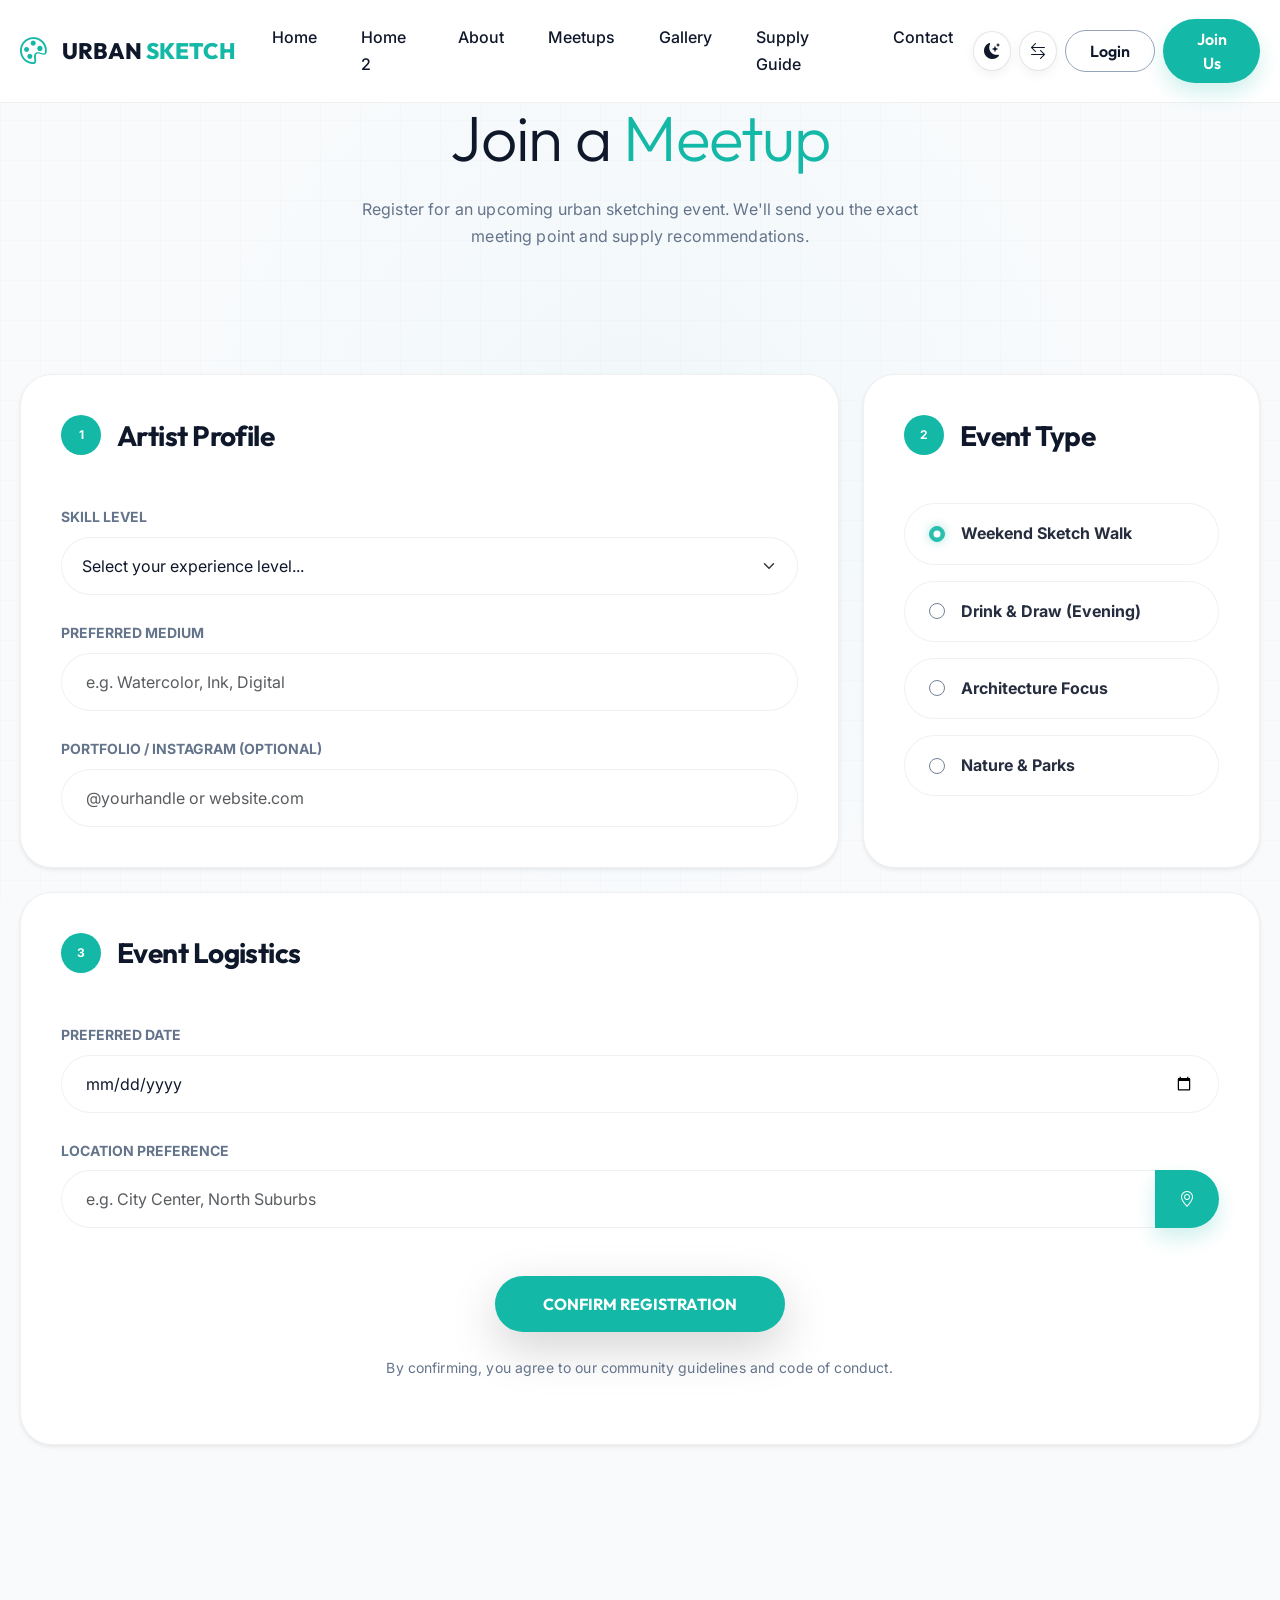
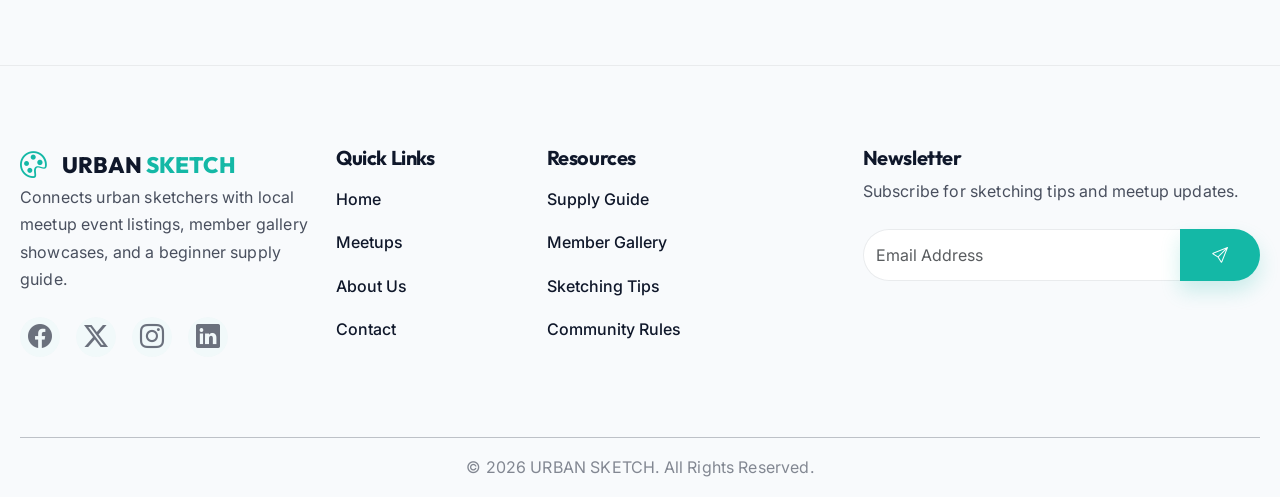
<file: booking.html>
<!DOCTYPE html>

<html lang="en">
<head>
<link href="assets/images/favicon.svg" rel="icon" type="image/svg+xml"/>
<meta charset="utf-8"/>
<meta content="width=device-width, initial-scale=1.0" name="viewport"/>
<title>Join a Meetup | URBAN SKETCH</title>
<link href="https://cdn.jsdelivr.net/npm/bootstrap@5.3.3/dist/css/bootstrap.min.css" rel="stylesheet"/>
<link href="https://cdn.jsdelivr.net/npm/bootstrap-icons@1.11.3/font/bootstrap-icons.min.css" rel="stylesheet"/>
<link href="assets/css/style.css?v=6" rel="stylesheet"/>
<link href="assets/css/rtl.css?v=1.8" rel="stylesheet"/>
</head>
<body class="bg-color overflow-x-hidden">
<div class="cursor-blob d-none d-xxl-block"></div>
<!-- Fixed Top Navbar -->
<nav class="navbar navbar-expand-xl">
<div class="container-fluid px-4 px-md-5">
<a class="navbar-brand d-flex align-items-center gap-3" href="index.html">
<i class="bi bi-palette brand-icon"></i>
<span class="fw-800">URBAN <span class="text-accent">SKETCH</span></span>
</a>
<button class="navbar-toggler border-0 shadow-none" data-bs-target="#offcanvasNav" data-bs-toggle="offcanvas" type="button">
<span class="navbar-toggler-icon"></span>
</button>
<div class="collapse navbar-collapse" id="navbarNav">
<ul class="navbar-nav mx-auto gap-1">
<li class="nav-item"><a class="nav-link" href="index.html">Home</a></li><li class="nav-item"><a class="nav-link" href="home-2.html">Home 2</a></li>
<li class="nav-item"><a class="nav-link" href="about.html">About</a></li>
<li class="nav-item"><a class="nav-link" href="services.html">Meetups</a></li>
<li class="nav-item"><a class="nav-link" href="gallery.html">Gallery</a></li>
<li class="nav-item"><a class="nav-link" href="pricing.html">Supply Guide</a></li>
<li class="nav-item"><a class="nav-link" href="contact.html">Contact</a></li>
</ul>
<div class="d-flex align-items-center gap-2">
<div class="theme-toggle floating-icon-btn"><i class="bi bi-moon-stars-fill"></i></div>
<div class="rtl-toggle floating-icon-btn" onclick="document.documentElement.dir=document.documentElement.dir==='rtl'?'ltr':'rtl'"><i class="bi bi-arrow-left-right"></i></div>
<a class="btn btn-outline-dark px-4 py-2 d-none d-sm-inline-block" href="login.html">Login</a>
<a class="btn btn-accent px-4 py-2" href="booking.html">Join Us</a>
</div>
</div>
</div>
</nav>
<!-- Mobile Offcanvas -->
<div class="offcanvas offcanvas-end rounded-start-4 shadow-lg border-0 bg-card" id="offcanvasNav" tabindex="-1">
<div class="offcanvas-header p-4 position-relative d-flex justify-content-center border-bottom border-secondary border-opacity-10">
<h5 class="offcanvas-title navbar-brand m-0">
<i class="bi bi-palette brand-icon"></i>
<span class="fw-800">URBAN <span class="text-accent">SKETCH</span></span>
</h5>
<button class="btn-close position-absolute end-0 me-4" data-bs-dismiss="offcanvas" type="button"></button>
</div>
<div class="offcanvas-body p-4">
<ul class="navbar-nav gap-2">
<li class="nav-item"><a class="nav-link" href="index.html">Home</a></li><li class="nav-item"><a class="nav-link" href="home-2.html">Home 2</a></li>
<li class="nav-item"><a class="nav-link" href="about.html">About</a></li>
<li class="nav-item"><a class="nav-link" href="services.html">Meetups</a></li>
<li class="nav-item"><a class="nav-link" href="gallery.html">Gallery</a></li>
<li class="nav-item"><a class="nav-link" href="pricing.html">Supply Guide</a></li>
<li class="nav-item"><a class="nav-link" href="contact.html">Contact</a></li>
</ul>
<div class="mt-auto pt-4 border-top">
<div class="d-flex align-items-center justify-content-center gap-3 mb-3">
<div class="theme-toggle floating-icon-btn"><i class="bi bi-moon-stars-fill"></i></div>
<div class="rtl-toggle floating-icon-btn" onclick="document.documentElement.dir=document.documentElement.dir==='rtl'?'ltr':'rtl'"><i class="bi bi-arrow-left-right"></i></div>
</div>
<div class="d-flex flex-column gap-3">
<a class="btn btn-outline-dark w-100 py-3 rounded-4" href="login.html">Login</a>
<a class="btn btn-accent w-100 py-3 rounded-4 fw-bold" href="booking.html">Join Us</a>
</div>
</div>
</div>
</div>
<!-- Booking Header -->
<section class="py-100">
<div class="container text-center">
<h1 class="display-3 fw-800 reveal-up active">Join a <span class="text-accent">Meetup</span></h1>
<p class="body-large text-muted reveal-up delay-1 active mx-auto" style="max-width: 600px;">Register for an upcoming urban sketching event. We'll send you the exact meeting point and supply recommendations.</p>
</div>
</section>
<!-- Stepped Bento Form -->
<section class="pb-100">
<div class="container-fluid px-4 px-md-5">
<div class="row g-4">
<!-- Step 1: Artist Intelligence -->
<div class="col-lg-8">
<div class="bento-card reveal-up active shadow-sm">
<div class="d-flex align-items-center gap-3 mb-5">
<span class="badge rounded-circle bg-accent p-3 d-flex align-items-center justify-content-center" style="width: 40px; height: 40px;">1</span>
<h2 class="h3 fw-bold mb-0">Artist Profile</h2>
</div>
<div class="row g-4">
<div class="col-12">
<label class="form-label text-muted small fw-bold">SKILL LEVEL</label>
<select class="form-select rounded-pill bg-card border border-secondary border-opacity-25 p-3 px-4 shadow-none" required="">
<option disabled="" selected="">Select your experience level...</option>
<option>Absolute Beginner</option>
<option>Intermediate Sketcher</option>
<option>Advanced / Professional</option>
</select>
</div>
<div class="col-12">
<label class="form-label text-muted small fw-bold">PREFERRED MEDIUM</label>
<input class="form-control rounded-pill bg-card border border-secondary border-opacity-25 p-3 px-4 shadow-none" placeholder="e.g. Watercolor, Ink, Digital" required="" type="text"/>
</div>
<div class="col-12">
<label class="form-label text-muted small fw-bold">PORTFOLIO / INSTAGRAM (OPTIONAL)</label>
<input class="form-control rounded-pill bg-card border border-secondary border-opacity-25 p-3 px-4 shadow-none" placeholder="@yourhandle or website.com" type="text"/>
</div>
</div>
</div>
</div>
<!-- Step 2: Event Selection -->
<div class="col-lg-4">
<div class="bento-card reveal-up active delay-1 shadow-sm">
<div class="d-flex align-items-center gap-3 mb-5">
<span class="badge rounded-circle bg-accent p-3 d-flex align-items-center justify-content-center" style="width: 40px; height: 40px;">2</span>
<h2 class="h3 fw-bold mb-0">Event Type</h2>
</div>
<div class="list-group gap-2 border-0">
<label class="list-group-item bg-card border border-secondary border-opacity-10 rounded-pill p-3 px-4 d-flex align-items-center gap-3 cursor-pointer mb-2">
<input checked="" class="form-check-input mt-0 bg-transparent border-secondary" name="service" type="radio"/>
<span class="fw-bold">Weekend Sketch Walk</span>
</label>
<label class="list-group-item bg-card border border-secondary border-opacity-10 rounded-pill p-3 px-4 d-flex align-items-center gap-3 cursor-pointer mb-2">
<input class="form-check-input mt-0 bg-transparent border-secondary" name="service" type="radio"/>
<span class="fw-bold">Drink &amp; Draw (Evening)</span>
</label>
<label class="list-group-item bg-card border border-secondary border-opacity-10 rounded-pill p-3 px-4 d-flex align-items-center gap-3 cursor-pointer mb-2">
<input class="form-check-input mt-0 bg-transparent border-secondary" name="service" type="radio"/>
<span class="fw-bold">Architecture Focus</span>
</label>
<label class="list-group-item bg-card border border-secondary border-opacity-10 rounded-pill p-3 px-4 d-flex align-items-center gap-3 cursor-pointer mb-2">
<input class="form-check-input mt-0 bg-transparent border-secondary" name="service" type="radio"/>
<span class="fw-bold">Nature &amp; Parks</span>
</label>
</div>
</div>
</div>
<!-- Step 3: Logistics (Full Width) -->
<div class="col-12">
<div class="bento-card reveal-up active delay-2 shadow-sm">
<div class="d-flex align-items-center gap-3 mb-5">
<span class="badge rounded-circle bg-accent p-3 d-flex align-items-center justify-content-center" style="width: 40px; height: 40px;">3</span>
<h2 class="h3 fw-bold mb-0">Event Logistics</h2>
</div>
<div class="row g-4 mb-5">
<div class="col-12">
<label class="form-label text-muted small fw-bold">PREFERRED DATE</label>
<input class="form-control rounded-pill bg-card border border-secondary border-opacity-25 p-3 px-4 shadow-none" required="" type="date"/>
</div>
<div class="col-12">
<label class="form-label text-muted small fw-bold">LOCATION PREFERENCE</label>
<div class="input-group">
<input class="form-control rounded-pill rounded-end-0 bg-card border border-secondary border-opacity-25 p-3 px-4 shadow-none" placeholder="e.g. City Center, North Suburbs" required="" type="text"/>
<button class="btn btn-accent rounded-pill rounded-start-0 px-4" type="button"><i class="bi bi-geo-alt"></i></button>
</div>
</div>
</div>
<div class="text-center">
<button class="btn btn-accent rounded-pill px-4 py-2 px-md-5 py-md-3 fw-bold shadow-lg shadow-accent-25">CONFIRM REGISTRATION</button>
<p class="text-muted small mt-4">By confirming, you agree to our community guidelines and code of conduct.</p>
</div>
</div>
</div>
</div>
</div>
</section>
<!-- Footer -->
<footer class="mt-120 pt-80">
<div class="container-fluid px-4 px-md-5">
<div class="row g-4 mb-80">
        <div class="col-lg-3 col-12">
            <a class="navbar-brand text-white footer-logo mb-16 d-flex align-items-center gap-3 justify-content-center justify-content-md-start" href="index.html">
                <i class="bi bi-palette brand-icon"></i>
                <span class="fw-800">URBAN <span class="text-accent">SKETCH</span></span>
            </a>
            <p class="opacity-75">Connects urban sketchers with local meetup event listings, member gallery showcases, and a beginner supply guide.</p>
            <div class="d-flex gap-3 mt-4 justify-content-center justify-content-md-start">
                <a class="text-white fs-4" href="#"><i class="bi bi-facebook"></i></a>
                <a class="text-white fs-4" href="#"><i class="bi bi-twitter-x"></i></a>
                <a class="text-white fs-4" href="#"><i class="bi bi-instagram"></i></a>
                <a class="text-white fs-4" href="#"><i class="bi bi-linkedin"></i></a>
            </div>
        </div>
        <div class="col-lg-2 col-12">
            <h5 class="footer-heading">Quick Links</h5>
            <ul class="nav flex-column">
                <li class="nav-item"><a class="nav-link" href="index.html">Home</a></li>
                <li class="nav-item"><a class="nav-link" href="services.html">Meetups</a></li>
                <li class="nav-item"><a class="nav-link" href="about.html">About Us</a></li>
                <li class="nav-item"><a class="nav-link" href="contact.html">Contact</a></li>
            </ul>
        </div>
        <div class="col-lg-3 col-12">
            <h5 class="footer-heading">Resources</h5>
            <ul class="nav flex-column">
                <li class="nav-item"><a class="nav-link" href="pricing.html">Supply Guide</a></li>
                <li class="nav-item"><a class="nav-link" href="gallery.html">Member Gallery</a></li>
                <li class="nav-item"><a class="nav-link" href="#">Sketching Tips</a></li>
                <li class="nav-item"><a class="nav-link" href="#">Community Rules</a></li>
            </ul>
        </div>
        <div class="col-lg-4 col-12">
            <h5 class="footer-heading">Newsletter</h5>
            <p class="opacity-75">Subscribe for sketching tips and meetup updates.</p>
<form class="mt-4">
<div class="input-group">
<input class="form-control rounded-pill rounded-end-0 bg-transparent border-secondary border-opacity-25 text-white" placeholder="Email Address" type="email"/>
<button class="btn btn-accent rounded-pill rounded-start-0" type="button"><i class="bi bi-send"></i></button>
</div>
</form>
</div>
</div>
<hr class="opacity-25"/>
<div class="text-center pb-3">
<p class="opacity-50 mb-0">© 2026 URBAN SKETCH. All Rights Reserved.</p>
</div>
</div>
</footer>
<script src="https://cdn.jsdelivr.net/npm/bootstrap@5.3.3/dist/js/bootstrap.bundle.min.js"></script>
<script src="assets/js/main.js"></script>
</body>
</html>
</file>
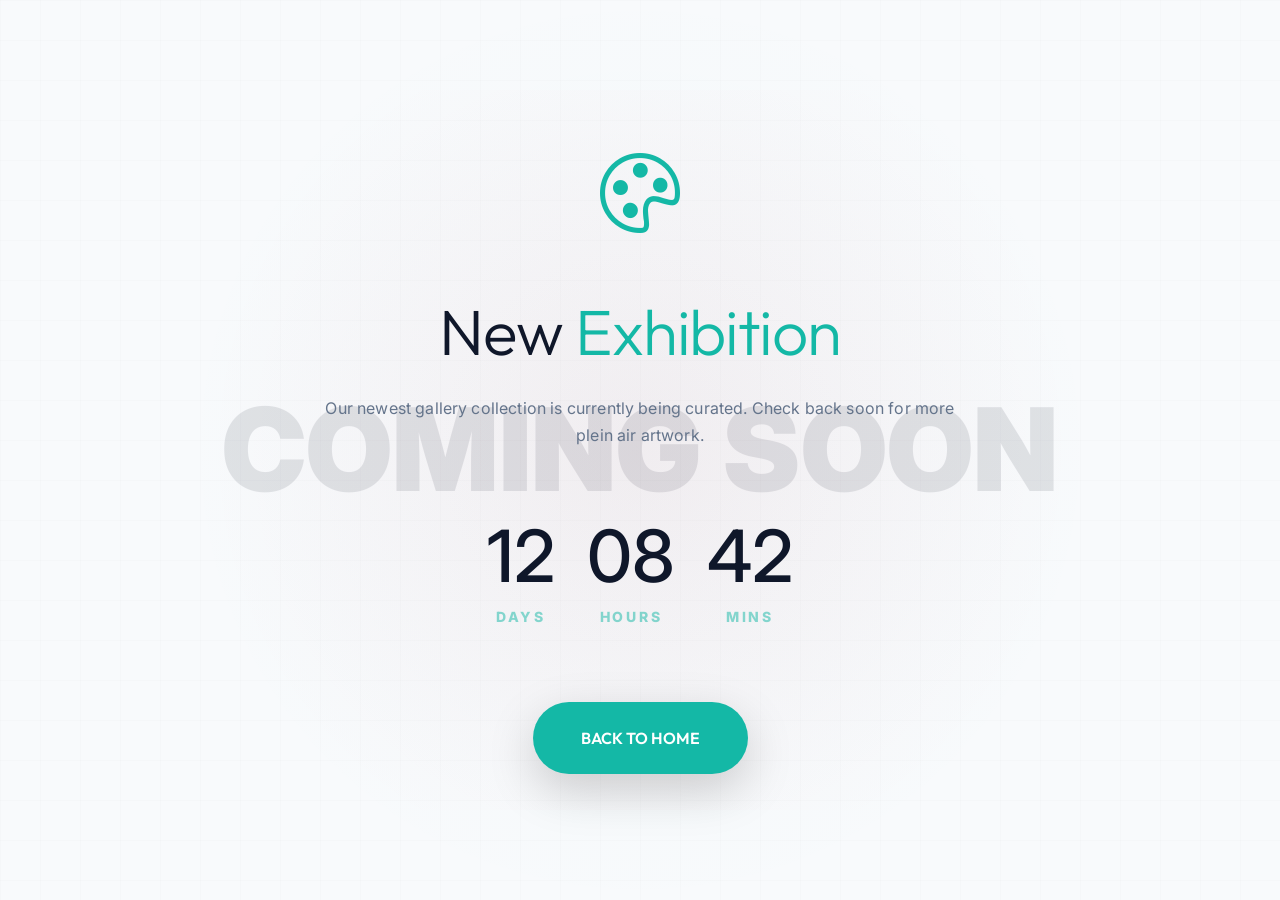
<file: coming-soon.html>
<!DOCTYPE html>
<html lang="en">
<head>
    <link rel="icon" type="image/svg+xml" href="assets/images/favicon.svg">
    <meta charset="UTF-8">
    <meta name="viewport" content="width=device-width, initial-scale=1.0">
    <title>COMING SOON | URBAN SKETCH</title>
    <link href="https://cdn.jsdelivr.net/npm/bootstrap@5.3.3/dist/css/bootstrap.min.css" rel="stylesheet">
    <link rel="stylesheet" href="https://cdn.jsdelivr.net/npm/bootstrap-icons@1.11.3/font/bootstrap-icons.min.css">
    <link rel="stylesheet" href="assets/css/style.css?v=3">
    <link rel="stylesheet" href="assets/css/rtl.css">
    <style>
        body { 
            overflow: hidden;
        }
        .cs-viewport {
            height: 100vh;
            display: flex;
            align-items: center;
            justify-content: center;
            position: relative;
        }
        .status-content {
            text-align: center;
            max-width: 800px;
            width: 90%;
            z-index: 5;
            position: relative;
        }
        .massive-code {
            position: absolute;
            top: 50%; left: 50%;
            transform: translate(-50%, -50%);
            font-size: clamp(2rem, 9vw, 12rem);
            font-weight: 900;
            line-height: 1;
            color: var(--text-main);
            opacity: 0.1;
            user-select: none;
            z-index: 1;
            white-space: nowrap;
        }
        .status-icon {
            font-size: clamp(3rem, 10vw, 5rem);
            color: var(--accent);
            margin-bottom: 2rem;
            display: inline-block;
            animation: pulse-gear 2s infinite ease-in-out;
            position: relative;
            z-index: 6;
        }
        @keyframes pulse-gear {
            0% { transform: scale(1); opacity: 0.8; }
            50% { transform: scale(1.1); opacity: 1; text-shadow: 0 0 20px rgba(var(--accent-rgb), 0.5); }
            100% { transform: scale(1); opacity: 0.8; }
        }
        .bg-glow {
            position: absolute;
            top: 50%; left: 50%;
            transform: translate(-50%, -50%);
            width: 80%; height: 80%;
            background: radial-gradient(circle, rgba(230, 29, 63, 0.05) 0%, transparent 70%);
            z-index: 1;
        }
        .countdown-group {
            display: flex;
            justify-content: center;
            gap: 2rem;
            margin-top: 4rem;
            position: relative;
            z-index: 6;
        }
        .countdown-item .h1 {
            font-size: clamp(2.5rem, 8vw, 4.5rem);
            margin-bottom: 0.2rem;
            color: var(--text-main);
        }
        .countdown-item .small {
            letter-spacing: 0.2em;
            color: var(--accent);
            font-weight: 800;
        }
        .h1-status {
            color: var(--text-main);
            position: relative;
            z-index: 6;
        }
    </style>
</head>
<body class="bg-color">

    <div class="cs-viewport">
        <div class="massive-code">COMING SOON</div>
        <div class="bg-glow"></div>
        <div class="grid-overlay opacity-25"></div>
        
        <div class="status-content reveal-up active">
            <div class="status-icon">
                <i class="bi bi-palette"></i>
            </div>
            
            <h1 class="display-3 fw-800 mb-4 ls-tight h1-status">New <span class="text-accent underline">Exhibition</span></h1>
            <p class="body-large text-muted mb-5 mx-auto" style="max-width: 650px;">Our newest gallery collection is currently being curated. Check back soon for more plein air artwork.</p>
            
            <div class="countdown-group reveal-up delay-1">
                <div class="countdown-item">
                    <span class="h1 fw-900 d-block">12</span>
                    <span class="small opacity-50">DAYS</span>
                </div>
                <div class="countdown-item">
                    <span class="h1 fw-900 d-block">08</span>
                    <span class="small opacity-50">HOURS</span>
                </div>
                <div class="countdown-item">
                    <span class="h1 fw-900 d-block">42</span>
                    <span class="small opacity-50">MINS</span>
                </div>
            </div>

            <div class="mt-5 pt-4">
                <a href="index.html" class="btn btn-accent px-5 py-4 rounded-pill fw-800 h5 mb-0 shadow-lg shadow-accent-25">BACK TO HOME</a>
            </div>
        </div>
    </div>

    <script src="https://cdn.jsdelivr.net/npm/bootstrap@5.3.3/dist/js/bootstrap.bundle.min.js"></script>
    <script src="assets/js/main.js"></script>
</body>
</html>
</file>
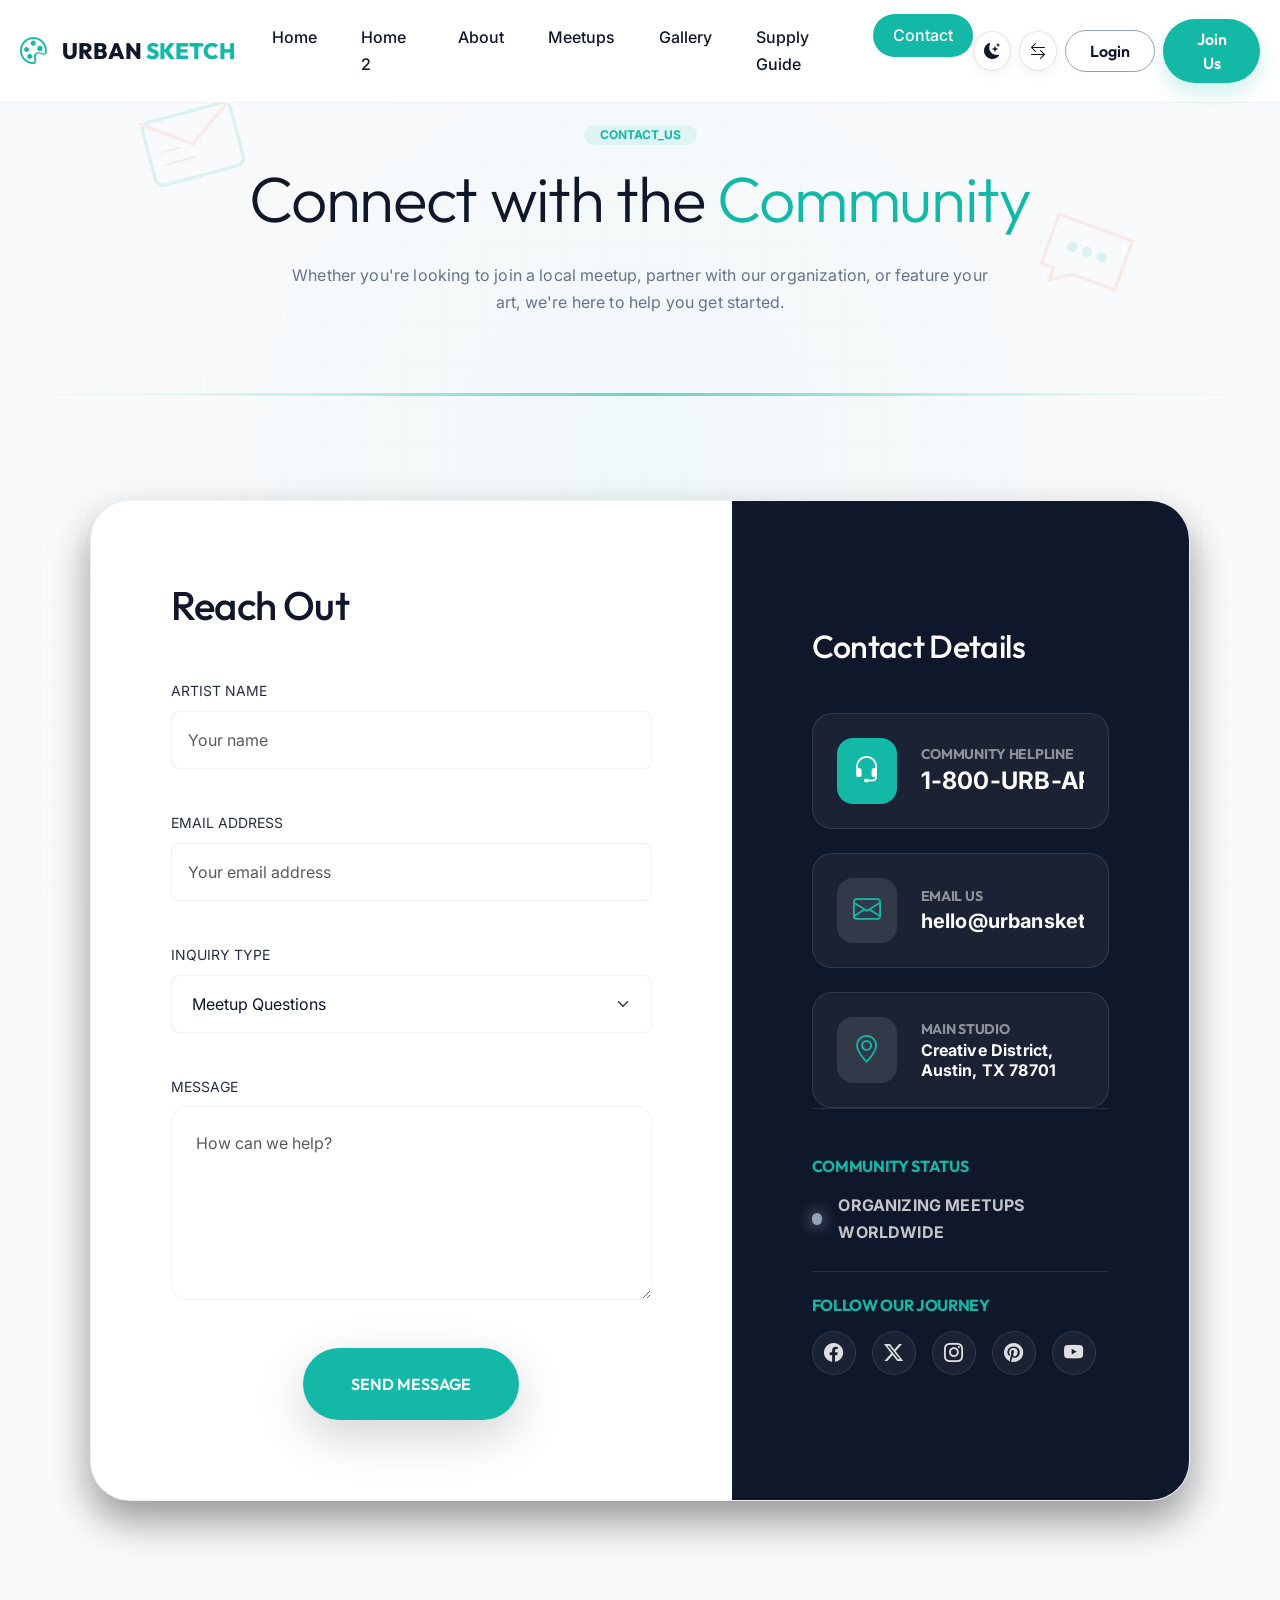
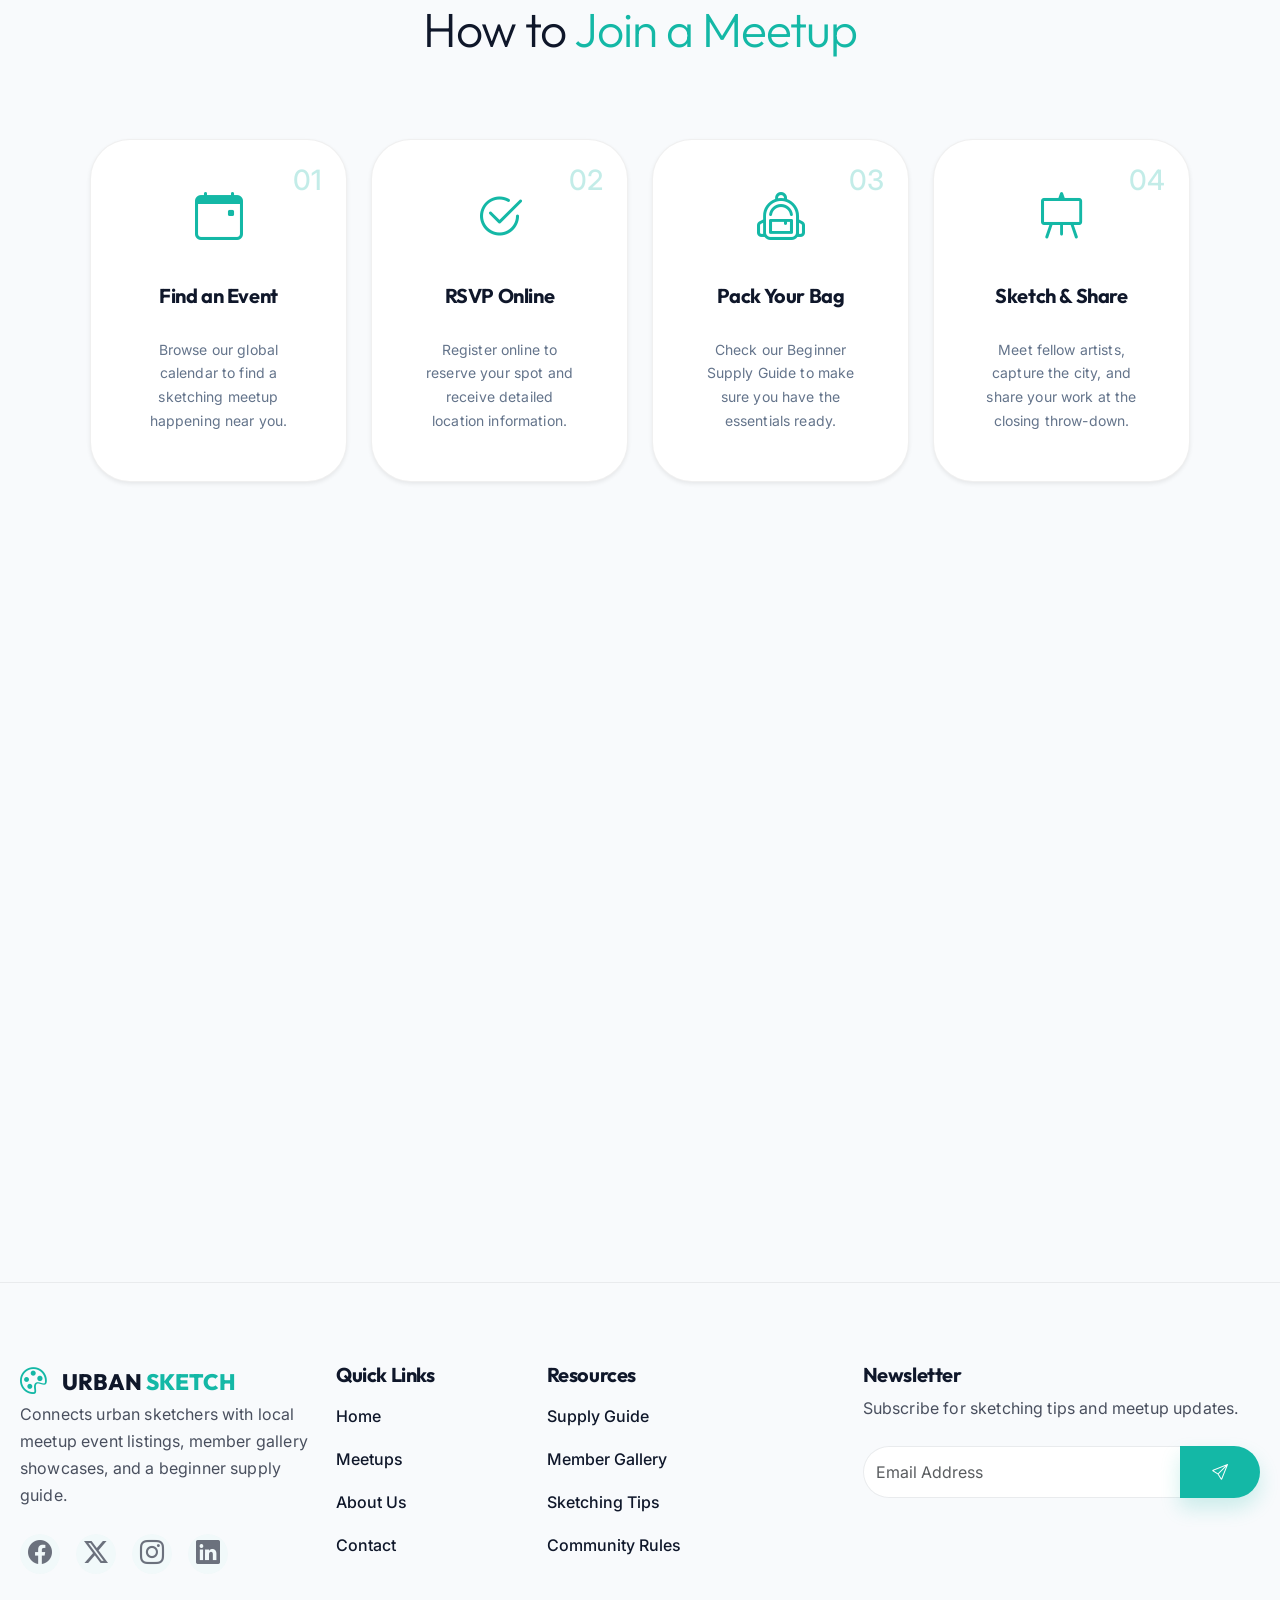
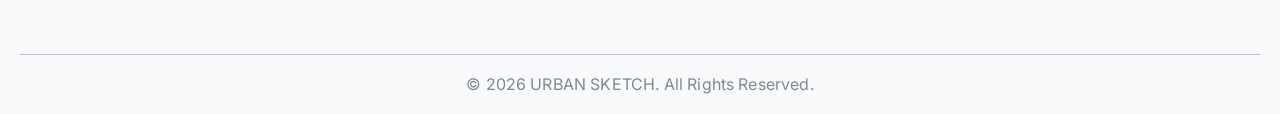
<file: contact.html>
<!DOCTYPE html>

<html lang="en">
<head>
<link href="assets/images/favicon.svg" rel="icon" type="image/svg+xml"/>
<meta charset="utf-8"/>
<meta content="width=device-width, initial-scale=1.0" name="viewport"/>
<title>Contact Us | URBAN SKETCH</title>
<link href="https://cdn.jsdelivr.net/npm/bootstrap@5.3.3/dist/css/bootstrap.min.css" rel="stylesheet"/>
<link href="https://cdn.jsdelivr.net/npm/bootstrap-icons@1.11.3/font/bootstrap-icons.min.css" rel="stylesheet"/>
<link href="assets/css/style.css?v=6" rel="stylesheet"/>
<link href="assets/css/rtl.css?v=1.8" rel="stylesheet"/>
<style>
        .contact-portal {
            background: var(--card-bg);
            border-radius: 40px;
            overflow: hidden;
            box-shadow: var(--shadow-premium);
            border: 1px solid var(--border-color);
        }
        .form-panel {
            padding: 80px;
        }
        .info-panel {
            background: var(--primary);
            color: #FFF;
            padding: 80px;
            display: flex;
            flex-direction: column;
            justify-content: center;
        }
        .activation-card {
            background: rgba(255, 255, 255, 0.05);
            border-radius: 20px;
            padding: 24px;
            transition: all 0.3s ease;
            cursor: pointer;
            border: 1px solid rgba(255, 255, 255, 0.1);
        }
        .activation-card:hover {
            background: var(--accent);
            transform: scale(1.02);
            border-color: transparent;
        }
        .activation-card:hover * { color: #FFF !important; }
        
        .map-section {
            margin-top: 120px;
            height: 600px;
            overflow: hidden;
            transition: 0.5s all ease;
        }
        
        @media (max-width: 1199px) {
            .form-panel, .info-panel { padding: 48px 28px; }
            .activation-card { padding: 18px 14px; gap: 12px !important; }
            .activation-card .phone-text { font-size: 1.2rem !important; }
            .activation-card .email-text { font-size: 1.05rem !important; }
        }
        
        .activation-card .phone-text,
        .activation-card .email-text {
            white-space: nowrap !important;
        }
        
        @media (max-width: 991px) {
            .form-panel, .info-panel { padding: 40px; }
            .map-section { height: 400px; border-radius: 30px; margin-top: 60px; }
        }
        @media (max-width: 575px) {
            .form-panel { padding: 24px 20px; }
            .info-panel { padding: 32px 16px; }
            .activation-card { padding: 16px; gap: 12px !important; }
            .activation-card p.h4 { font-size: 1.15rem; }
            .activation-card p.h5 { font-size: 1rem; }
            .activation-card p.h6 { font-size: 0.85rem; }
        }
        
        .contact-socials .social-icon {
            width: 44px;
            height: 44px;
            border-radius: 50%;
            background: rgba(255, 255, 255, 0.05);
            border: 1px solid rgba(255, 255, 255, 0.1);
            color: rgba(255, 255, 255, 0.85);
            display: flex;
            align-items: center;
            justify-content: center;
            font-size: 1.2rem;
            transition: all 0.3s cubic-bezier(0.4, 0, 0.2, 1);
            text-decoration: none;
        }
        .contact-socials .social-icon:hover {
            background: var(--accent) !important;
            border-color: var(--accent) !important;
            color: #FFFFFF !important;
            transform: translateY(-4px);
            box-shadow: 0 8px 16px rgba(var(--accent-rgb), 0.4);
        }
    </style>
</head>
<body class="bg-color">
<div class="cursor-blob d-none d-xxl-block"></div>
<!-- Fixed Top Navbar -->
<nav class="navbar navbar-expand-xl">
<div class="container-fluid px-4 px-md-5">
<a class="navbar-brand d-flex align-items-center gap-3" href="index.html">
<i class="bi bi-palette brand-icon"></i>
<span class="fw-800">URBAN <span class="text-accent">SKETCH</span></span>
</a>
<button class="navbar-toggler border-0 shadow-none" data-bs-target="#offcanvasNav" data-bs-toggle="offcanvas" type="button">
<span class="navbar-toggler-icon"></span>
</button>
<div class="collapse navbar-collapse" id="navbarNav">
<ul class="navbar-nav mx-auto gap-1">
<li class="nav-item"><a class="nav-link" href="index.html">Home</a></li><li class="nav-item"><a class="nav-link" href="home-2.html">Home 2</a></li>
<li class="nav-item"><a class="nav-link" href="about.html">About</a></li>
<li class="nav-item"><a class="nav-link" href="services.html">Meetups</a></li>
<li class="nav-item"><a class="nav-link" href="gallery.html">Gallery</a></li>
<li class="nav-item"><a class="nav-link" href="pricing.html">Supply Guide</a></li>
<li class="nav-item"><a class="nav-link active" href="contact.html">Contact</a></li>
</ul>
<div class="d-flex align-items-center gap-2">
<div class="theme-toggle floating-icon-btn"><i class="bi bi-moon-stars-fill"></i></div>
<div class="rtl-toggle floating-icon-btn" onclick="document.documentElement.dir=document.documentElement.dir==='rtl'?'ltr':'rtl'"><i class="bi bi-arrow-left-right"></i></div>
<a class="btn btn-outline-dark px-4 py-2 d-none d-sm-inline-block" href="login.html">Login</a>
<a class="btn btn-accent px-4 py-2" href="booking.html">Join Us</a>
</div>
</div>
</div>
</nav>
<!-- Mobile Offcanvas -->
<div class="offcanvas offcanvas-end rounded-start-4 shadow-lg border-0 bg-card" id="offcanvasNav" tabindex="-1">
<div class="offcanvas-header p-4 position-relative d-flex justify-content-center border-bottom border-secondary border-opacity-10">
<h5 class="offcanvas-title navbar-brand m-0">
<i class="bi bi-palette brand-icon"></i>
<span class="fw-800">URBAN <span class="text-accent">SKETCH</span></span>
</h5>
<button class="btn-close position-absolute end-0 me-4" data-bs-dismiss="offcanvas" type="button"></button>
</div>
<div class="offcanvas-body p-4">
<ul class="navbar-nav gap-2">
<li class="nav-item"><a class="nav-link" href="index.html">Home</a></li><li class="nav-item"><a class="nav-link" href="home-2.html">Home 2</a></li>
<li class="nav-item"><a class="nav-link" href="about.html">About</a></li>
<li class="nav-item"><a class="nav-link" href="services.html">Meetups</a></li>
<li class="nav-item"><a class="nav-link" href="gallery.html">Gallery</a></li>
<li class="nav-item"><a class="nav-link" href="pricing.html">Supply Guide</a></li>
<li class="nav-item"><a class="nav-link active" href="contact.html">Contact</a></li>
</ul>
<div class="mt-auto pt-4 border-top">
<div class="d-flex align-items-center justify-content-center gap-3 mb-3">
<div class="theme-toggle floating-icon-btn"><i class="bi bi-moon-stars-fill"></i></div>
<div class="rtl-toggle floating-icon-btn" onclick="document.documentElement.dir=document.documentElement.dir==='rtl'?'ltr':'rtl'"><i class="bi bi-arrow-left-right"></i></div>
</div>
<div class="d-flex flex-column gap-3">
<a class="btn btn-outline-dark w-100 py-3 rounded-4" href="login.html">Login</a>
<a class="btn btn-accent w-100 py-3 rounded-4 fw-bold" href="booking.html">Join Us</a>
</div>
</div>
</div>
</div>
<!-- Contact Command Center -->
<main class="pt-0 pb-100">
<section class="subpage-hero hero-contact pt-120 pb-80 mb-80 text-center position-relative overflow-hidden">
  <div class="container position-relative z-1">
    <div class="badge bg-accent bg-opacity-10 text-accent mb-3 px-3 py-1 rounded-pill fw-bold">CONTACT_US</div>
    <h1 class="display-3 fw-800 mb-4 ls-tight">Connect with the <span class="text-accent">Community</span></h1>
    <p class="body-large text-muted mx-auto mb-0" style="max-width: 700px;">Whether you're looking to join a local meetup, partner with our organization, or feature your art, we're here to help you get started.</p>
  </div>
  <div class="hero-sketch-decor decor-brush"></div>
  <div class="hero-sketch-decor decor-pencil"></div>
  <div class="hero-separator"></div>
</section>
<div class="container pt-4">
<div class="contact-portal reveal-up active">
<div class="row g-0">
<!-- Form Panel -->
<div class="col-xl-7 col-lg-6">
<div class="form-panel">
<h2 class="h1 fw-800 mb-5">Reach Out</h2>
<form>
<div class="row g-4">
<div class="col-12">
<div class="mb-3">
<label class="small fw-800 mb-2">ARTIST NAME</label>
<input class="form-control bg-white border border-secondary border-opacity-10 p-3 rounded-3 shadow-none" placeholder="Your name" type="text"/>
</div>
</div>
<div class="col-12">
<div class="mb-3">
<label class="small fw-800 mb-2">EMAIL ADDRESS</label>
<input class="form-control bg-white border border-secondary border-opacity-10 p-3 rounded-3 shadow-none" placeholder="Your email address" type="email"/>
</div>
</div>
<div class="col-12">
<div class="mb-3">
<label class="small fw-800 mb-2">INQUIRY TYPE</label>
<select class="form-select bg-white border border-secondary border-opacity-10 p-3 rounded-3 shadow-none">
<option selected="">Meetup Questions</option>
<option>Feature my Art</option>
<option>Partner with Us</option>
<option>General Inquiry</option>
</select>
</div>
</div>
<div class="col-12">
<div class="mb-4">
<label class="small fw-800 mb-2">MESSAGE</label>
<textarea class="form-control bg-white border border-secondary border-opacity-10 p-4 rounded-4 shadow-none" placeholder="How can we help?" rows="6"></textarea>
</div>
</div>
<div class="col-12">
<button class="btn btn-accent w-auto mx-auto d-block px-5 py-2 py-md-4 rounded-pill fw-800 small mb-0 shadow-lg" type="button">SEND MESSAGE</button>
</div>
</div>
</form>
</div>
</div>
<!-- Info Panel -->
<div class="col-xl-5 col-lg-6">
<div class="info-panel h-100">
<h2 class="h2 fw-800 mb-5">Contact Details</h2>
<div class="d-flex flex-column gap-4">
<a class="activation-card text-decoration-none d-flex align-items-center gap-3 gap-md-4" href="tel:1-800-URB-ART">
<div class="bg-accent p-3 rounded-4 h3 mb-0 text-white flex-shrink-0"><i class="bi bi-headset"></i></div>
<div class="overflow-hidden">
<h6 class="fw-bold text-white mb-0 opacity-50 small">COMMUNITY HELPLINE</h6>
<p class="h4 fw-bold text-white mb-0 mt-1 phone-text">1-800-URB-ART</p>
</div>
</a>
<a class="activation-card text-decoration-none d-flex align-items-center gap-3 gap-md-4" href="mailto:hello@urbansketch.net">
<div class="bg-white bg-opacity-10 p-3 rounded-4 h3 mb-0 text-accent flex-shrink-0"><i class="bi bi-envelope"></i></div>
<div class="overflow-hidden">
<h6 class="fw-bold text-white mb-0 opacity-50 small">EMAIL US</h6>
<p class="h5 fw-bold text-white mb-0 mt-1 email-text">hello@urbansketch.net</p>
</div>
</a>
<div class="activation-card d-flex align-items-center gap-3 gap-md-4">
<div class="bg-white bg-opacity-10 p-3 rounded-4 h3 mb-0 text-accent flex-shrink-0"><i class="bi bi-geo-alt"></i></div>
<div class="overflow-hidden">
<h6 class="fw-bold text-white mb-0 opacity-50 small">MAIN STUDIO</h6>
<p class="h6 fw-bold text-white mb-0 mt-1 address-text">Creative District, Austin, TX 78701</p>
</div>
</div>
</div>
<div class="mt-80 pt-5 border-top border-white border-opacity-10">
<h6 class="fw-bold text-accent mb-3 ls-wide">COMMUNITY STATUS</h6>
<div class="d-flex align-items-center gap-3">
<span class="d-inline-block bg-success rounded-circle" style="width: 12px; height: 12px; box-shadow: 0 0 15px var(--secondary);"></span>
<p class="mb-0 fw-bold opacity-75">ORGANIZING MEETUPS WORLDWIDE</p>
</div>
</div>
<div class="mt-4 pt-4 border-top border-white border-opacity-10">
<h6 class="fw-bold text-accent mb-3 ls-wide">FOLLOW OUR JOURNEY</h6>
<div class="d-flex gap-3 mt-3 contact-socials">
<a href="#" class="social-icon" aria-label="Facebook"><i class="bi bi-facebook"></i></a>
<a href="#" class="social-icon" aria-label="Twitter-X"><i class="bi bi-twitter-x"></i></a>
<a href="#" class="social-icon" aria-label="Instagram"><i class="bi bi-instagram"></i></a>
<a href="#" class="social-icon" aria-label="Pinterest"><i class="bi bi-pinterest"></i></a>
<a href="#" class="social-icon" aria-label="YouTube"><i class="bi bi-youtube"></i></a>
</div>
</div>
</div>
</div>
</div>
</div>
<!-- Section 2: The Response Protocol (NEW) -->
<div class="py-100 text-center">
<h2 class="display-5 fw-800 mb-80 reveal-up">How to <span class="text-accent">Join a Meetup</span></h2>
<div class="row g-4 justify-content-center">
<div class="col-lg-3 col-12 reveal-up">
<div class="p-5 bg-card shadow-sm rounded-40 border border-secondary border-opacity-10 h-100 position-relative">
<div class="h3 fw-800 text-accent opacity-25 position-absolute top-0 end-0 p-4">01</div>
<i class="bi bi-calendar-event display-5 text-accent mb-4 d-block protocol-icon-animate"></i>
<h5 class="fw-bold mb-3 protocol-card-title">Find an Event</h5>
<p class="small text-muted mb-0">Browse our global calendar to find a sketching meetup happening near you.</p>
</div>
</div>
<div class="col-lg-3 col-12 reveal-up delay-1">
<div class="p-5 bg-card shadow-sm rounded-40 border border-secondary border-opacity-10 h-100 position-relative">
<div class="h3 fw-800 text-accent opacity-25 position-absolute top-0 end-0 p-4">02</div>
<i class="bi bi-check2-circle display-5 text-accent mb-4 d-block protocol-icon-animate"></i>
<h5 class="fw-bold mb-3 protocol-card-title">RSVP Online</h5>
<p class="small text-muted mb-0">Register online to reserve your spot and receive detailed location information.</p>
</div>
</div>
<div class="col-lg-3 col-12 reveal-up delay-2">
<div class="p-5 bg-card shadow-sm rounded-40 border border-secondary border-opacity-10 h-100 position-relative">
<div class="h3 fw-800 text-accent opacity-25 position-absolute top-0 end-0 p-4">03</div>
<i class="bi bi-backpack2 display-5 text-accent mb-4 d-block protocol-icon-animate"></i>
<h5 class="fw-bold mb-3 protocol-card-title">Pack Your Bag</h5>
<p class="small text-muted mb-0">Check our Beginner Supply Guide to make sure you have the essentials ready.</p>
</div>
</div>
<div class="col-lg-3 col-12 reveal-up delay-3">
<div class="p-5 bg-card shadow-sm rounded-40 border border-secondary border-opacity-10 h-100 position-relative">
<div class="h3 fw-800 text-accent opacity-25 position-absolute top-0 end-0 p-4">04</div>
<i class="bi bi-easel display-5 text-accent mb-4 d-block protocol-icon-animate"></i>
<h5 class="fw-bold mb-3 protocol-card-title">Sketch &amp; Share</h5>
<p class="small text-muted mb-0">Meet fellow artists, capture the city, and share your work at the closing throw-down.</p>
</div>
</div>
</div>
</div>
</div>
<!-- Full Width Strategic Map -->
<div class="map-section section-reveal active mt-0">
<iframe allowfullscreen="" height="100%" loading="lazy" src="https://www.google.com/maps/embed?pb=!1m18!1m12!1m3!1d110204.746372228!2d-97.850502!3d30.284918!2m3!1f0!2f0!3f0!3m2!1i1024!2i768!4f13.1!3m3!1m2!1s0x8644b599a3366c09%3A0x95f990a600797fe2!2sAustin%2C%20TX!5e0!3m2!1sen!2sus!4v1711000000000!5m2!1sen!2sus" style="border:0;" width="100%">
</iframe>
</div>
</main>
<!-- Footer -->
<footer class="pt-80">
<div class="container-fluid px-4 px-md-5">
<div class="row g-4 mb-80">
        <div class="col-lg-3 col-12">
            <a class="navbar-brand text-white footer-logo mb-16 d-flex align-items-center gap-3 justify-content-center justify-content-md-start" href="index.html">
                <i class="bi bi-palette brand-icon"></i>
                <span class="fw-800">URBAN <span class="text-accent">SKETCH</span></span>
            </a>
            <p class="opacity-75">Connects urban sketchers with local meetup event listings, member gallery showcases, and a beginner supply guide.</p>
            <div class="d-flex gap-3 mt-4 justify-content-center justify-content-md-start">
                <a class="text-white fs-4" href="#"><i class="bi bi-facebook"></i></a>
                <a class="text-white fs-4" href="#"><i class="bi bi-twitter-x"></i></a>
                <a class="text-white fs-4" href="#"><i class="bi bi-instagram"></i></a>
                <a class="text-white fs-4" href="#"><i class="bi bi-linkedin"></i></a>
            </div>
        </div>
        <div class="col-lg-2 col-12">
            <h5 class="footer-heading">Quick Links</h5>
            <ul class="nav flex-column">
                <li class="nav-item"><a class="nav-link" href="index.html">Home</a></li>
                <li class="nav-item"><a class="nav-link" href="services.html">Meetups</a></li>
                <li class="nav-item"><a class="nav-link" href="about.html">About Us</a></li>
                <li class="nav-item"><a class="nav-link" href="contact.html">Contact</a></li>
            </ul>
        </div>
        <div class="col-lg-3 col-12">
            <h5 class="footer-heading">Resources</h5>
            <ul class="nav flex-column">
                <li class="nav-item"><a class="nav-link" href="pricing.html">Supply Guide</a></li>
                <li class="nav-item"><a class="nav-link" href="gallery.html">Member Gallery</a></li>
                <li class="nav-item"><a class="nav-link" href="#">Sketching Tips</a></li>
                <li class="nav-item"><a class="nav-link" href="#">Community Rules</a></li>
            </ul>
        </div>
        <div class="col-lg-4 col-12">
            <h5 class="footer-heading">Newsletter</h5>
            <p class="opacity-75">Subscribe for sketching tips and meetup updates.</p>
<form class="mt-4">
<div class="input-group">
<input class="form-control rounded-pill rounded-end-0 bg-transparent border-secondary border-opacity-25 text-white" placeholder="Email Address" type="email"/>
<button class="btn btn-accent rounded-pill rounded-start-0" type="button"><i class="bi bi-send"></i></button>
</div>
</form>
</div>
</div>
<hr class="opacity-25"/>
<div class="text-center pb-3">
<p class="opacity-50 mb-0">© 2026 URBAN SKETCH. All Rights Reserved.</p>
</div>
</div>
</footer>
<script src="https://cdn.jsdelivr.net/npm/bootstrap@5.3.3/dist/js/bootstrap.bundle.min.js"></script>
<script src="assets/js/main.js"></script>
</body>
</html>
</file>
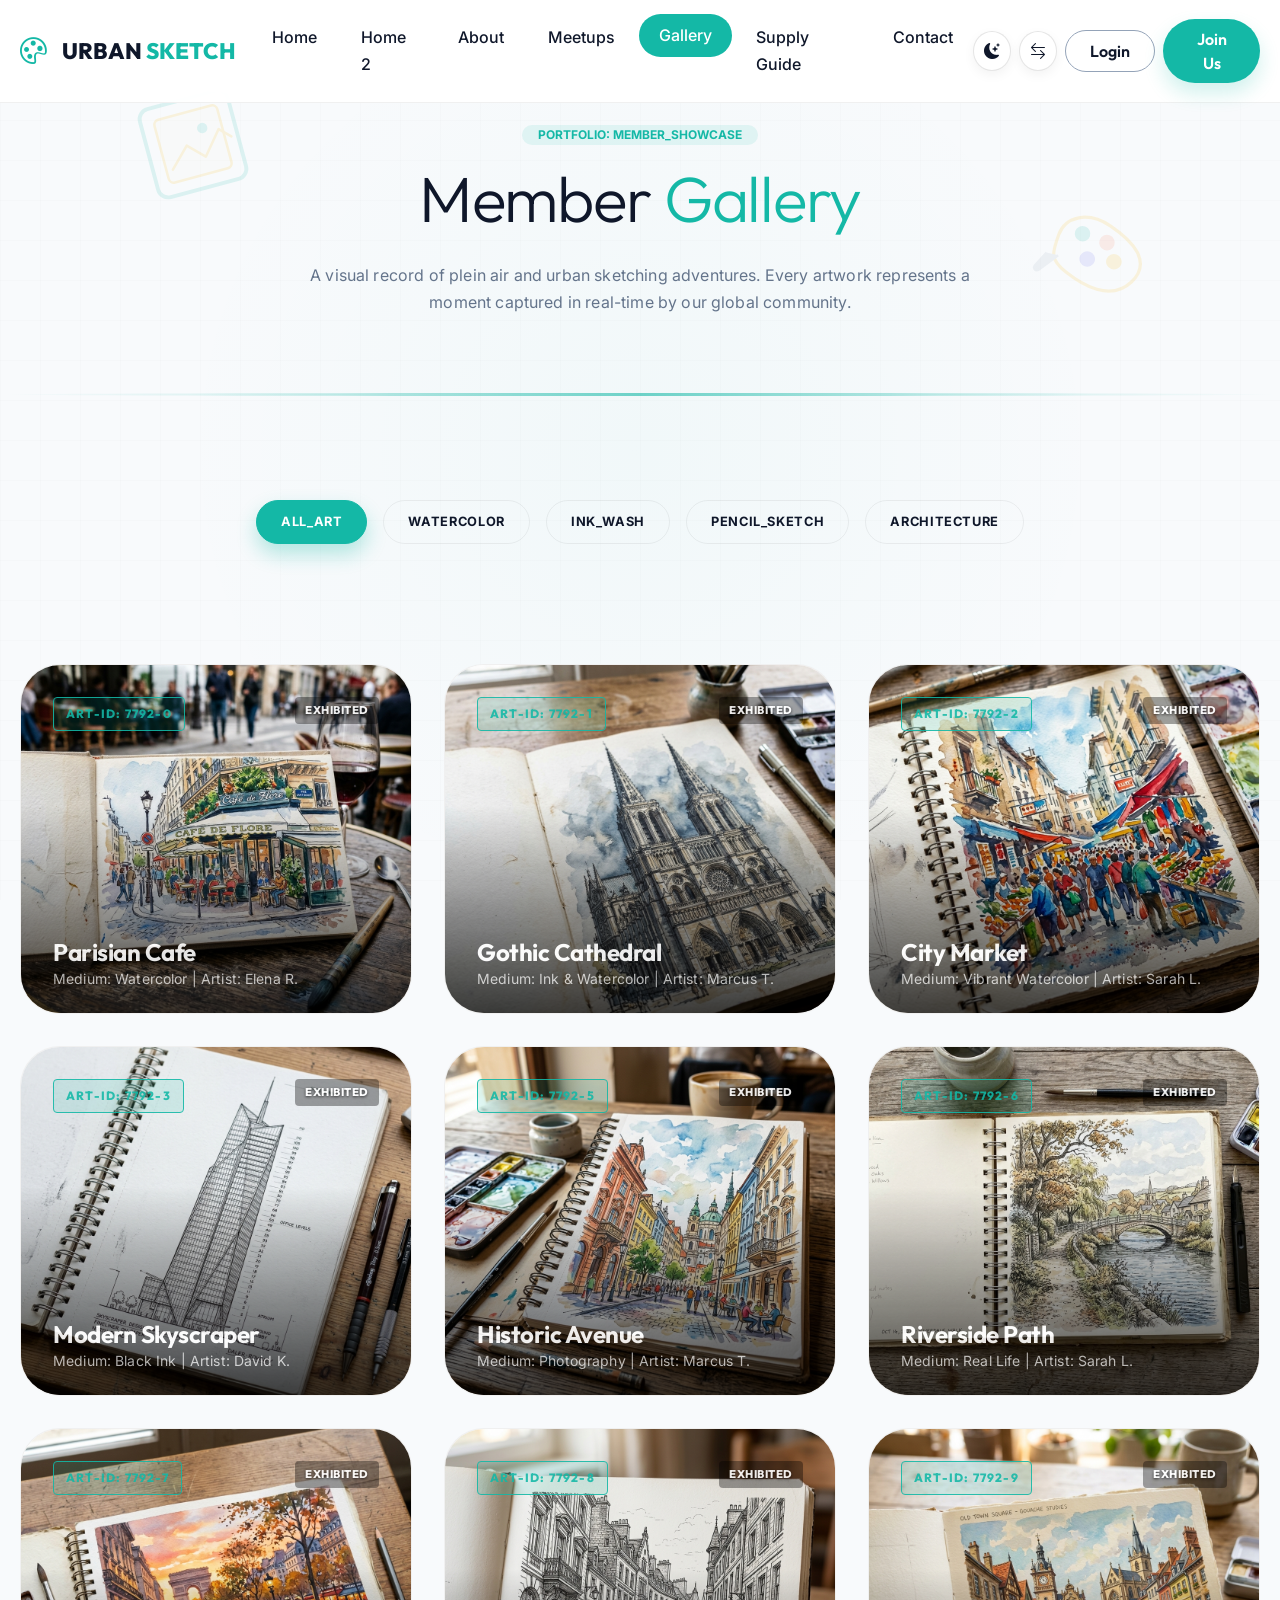
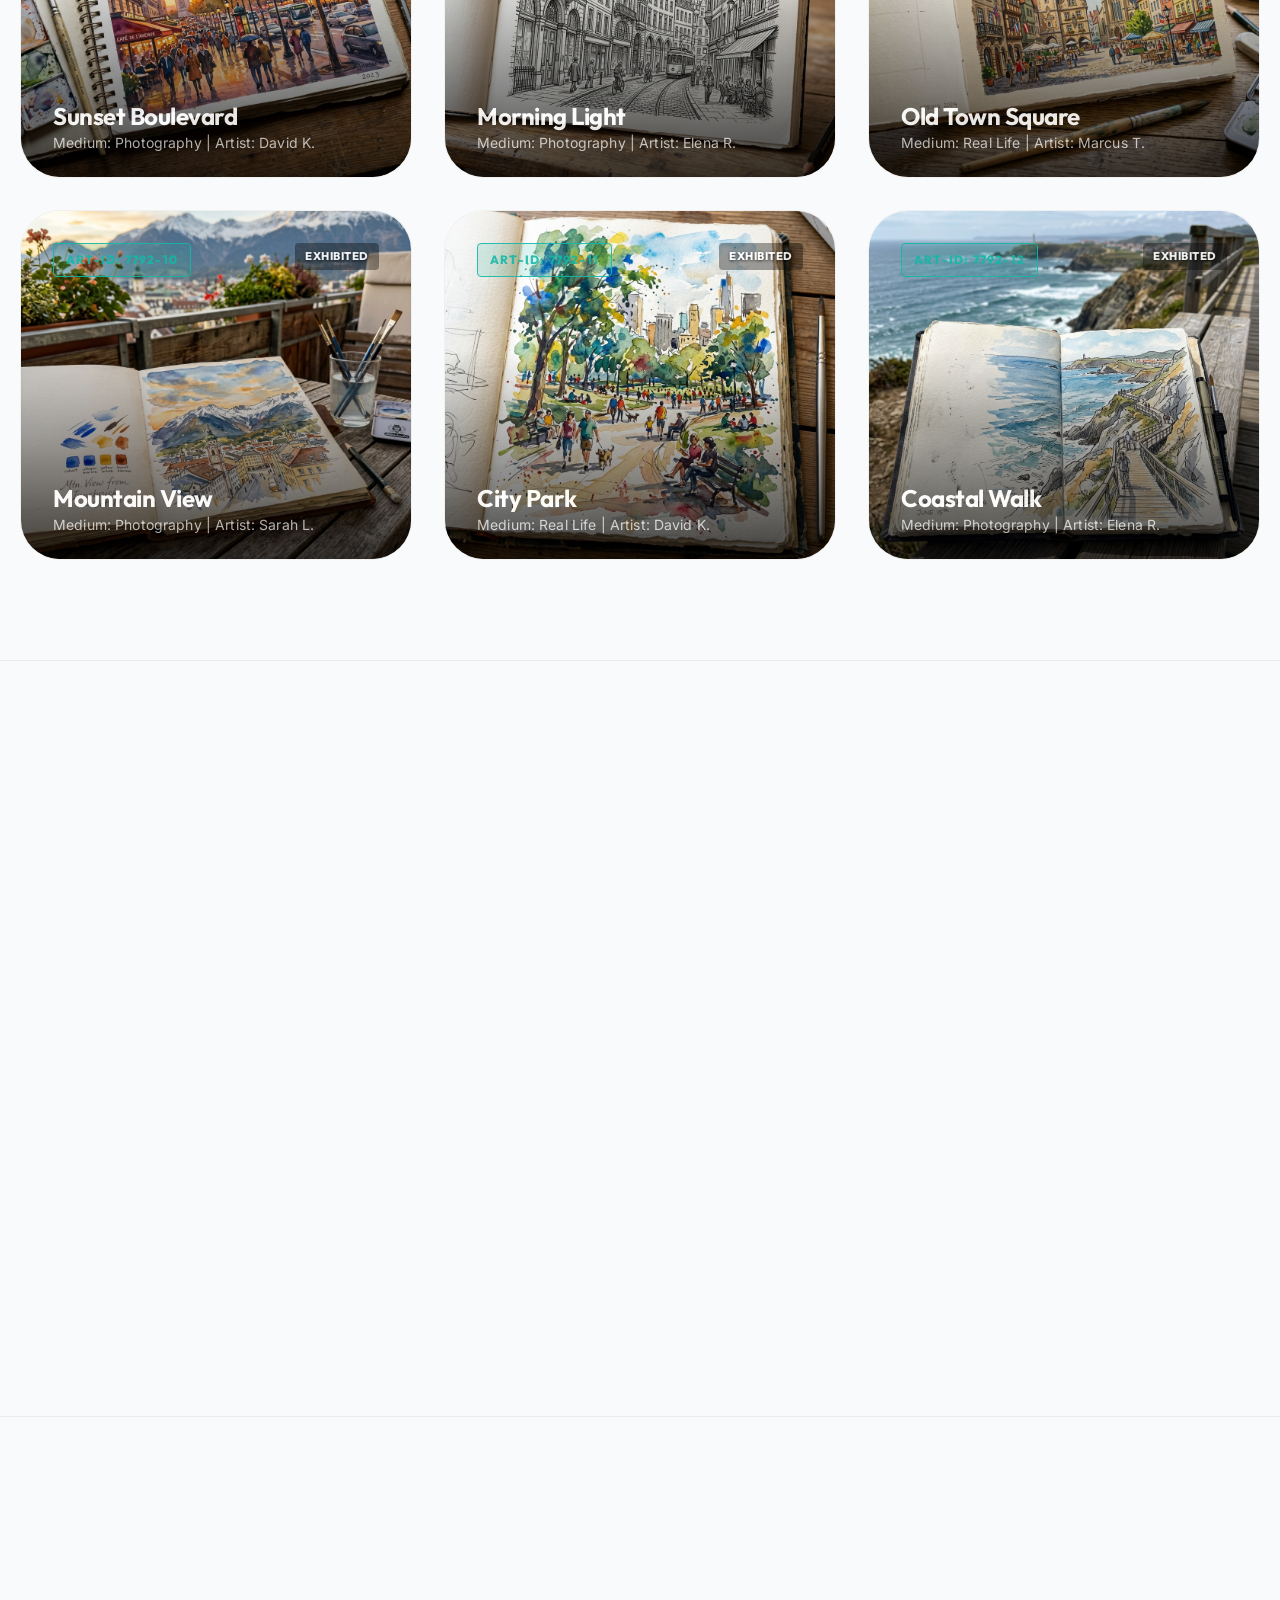
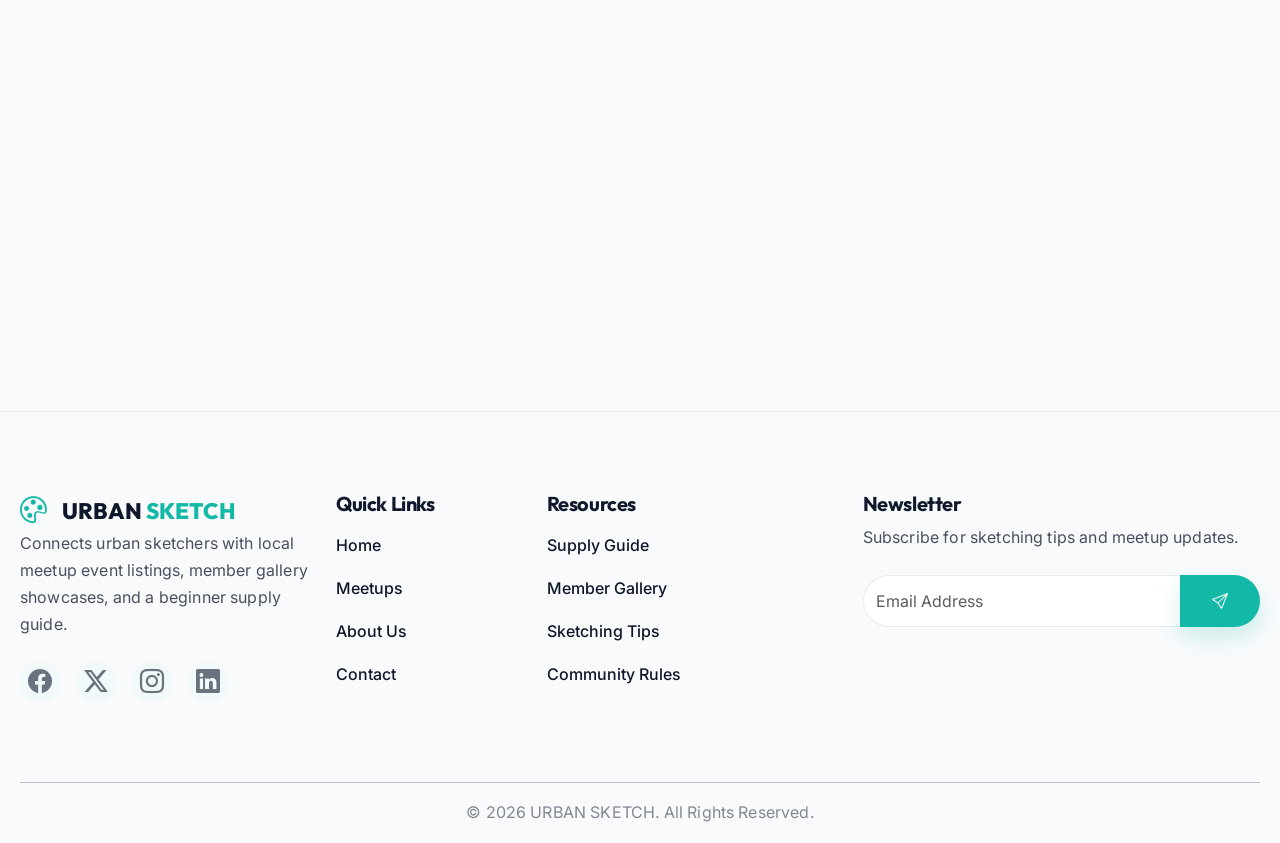
<file: gallery.html>
<!DOCTYPE html>

<html lang="en">
<head>
<link href="assets/images/favicon.svg" rel="icon" type="image/svg+xml"/>
<meta charset="utf-8"/>
<meta content="width=device-width, initial-scale=1.0" name="viewport"/>
<title>Member Gallery | URBAN SKETCH</title>
<link href="https://cdn.jsdelivr.net/npm/bootstrap@5.3.3/dist/css/bootstrap.min.css" rel="stylesheet"/>
<link href="https://cdn.jsdelivr.net/npm/bootstrap-icons@1.11.3/font/bootstrap-icons.min.css" rel="stylesheet"/>
<link href="assets/css/style.css?v=3" rel="stylesheet"/>
<link href="assets/css/rtl.css?v=1.7" rel="stylesheet"/>
</head>
<body class="bg-color">
<div class="cursor-blob d-none d-xxl-block"></div>
<!-- Fixed Top Navbar -->
<nav class="navbar navbar-expand-xl">
<div class="container-fluid px-4 px-md-5">
<a class="navbar-brand d-flex align-items-center gap-3" href="index.html">
<i class="bi bi-palette brand-icon"></i>
<span class="fw-800">URBAN <span class="text-accent">SKETCH</span></span>
</a>
<button class="navbar-toggler border-0 shadow-none" data-bs-target="#offcanvasNav" data-bs-toggle="offcanvas" type="button">
<span class="navbar-toggler-icon"></span>
</button>
<div class="collapse navbar-collapse" id="navbarNav">
<ul class="navbar-nav mx-auto gap-1">
<li class="nav-item"><a class="nav-link" href="index.html">Home</a></li><li class="nav-item"><a class="nav-link" href="home-2.html">Home 2</a></li>
<li class="nav-item"><a class="nav-link" href="about.html">About</a></li>
<li class="nav-item"><a class="nav-link" href="services.html">Meetups</a></li>
<li class="nav-item"><a class="nav-link active" href="gallery.html">Gallery</a></li>
<li class="nav-item"><a class="nav-link" href="pricing.html">Supply Guide</a></li>
<li class="nav-item"><a class="nav-link" href="contact.html">Contact</a></li>
</ul>
<div class="d-flex align-items-center gap-2">
<div class="theme-toggle floating-icon-btn"><i class="bi bi-moon-stars-fill"></i></div>
<div class="rtl-toggle floating-icon-btn" onclick="document.documentElement.dir=document.documentElement.dir==='rtl'?'ltr':'rtl'"><i class="bi bi-arrow-left-right"></i></div>
<a class="btn btn-outline-dark px-4 py-2 d-none d-sm-inline-block" href="login.html">Login</a>
<a class="btn btn-accent px-4 py-2" href="booking.html">Join Us</a>
</div>
</div>
</div>
</nav>
<!-- Mobile Offcanvas -->
<div class="offcanvas offcanvas-end rounded-start-4 shadow-lg border-0 bg-card" id="offcanvasNav" tabindex="-1">
<div class="offcanvas-header p-4 position-relative d-flex justify-content-center border-bottom border-secondary border-opacity-10">
<h5 class="offcanvas-title navbar-brand m-0">
<i class="bi bi-palette brand-icon"></i>
<span class="fw-800">URBAN <span class="text-accent">SKETCH</span></span>
</h5>
<button class="btn-close position-absolute end-0 me-4" data-bs-dismiss="offcanvas" type="button"></button>
</div>
<div class="offcanvas-body p-4">
<ul class="navbar-nav gap-2">
<li class="nav-item"><a class="nav-link" href="index.html">Home</a></li><li class="nav-item"><a class="nav-link" href="home-2.html">Home 2</a></li>
<li class="nav-item"><a class="nav-link" href="about.html">About</a></li>
<li class="nav-item"><a class="nav-link" href="services.html">Meetups</a></li>
<li class="nav-item"><a class="nav-link active" href="gallery.html">Gallery</a></li>
<li class="nav-item"><a class="nav-link" href="pricing.html">Supply Guide</a></li>
<li class="nav-item"><a class="nav-link" href="contact.html">Contact</a></li>
</ul>
<div class="mt-auto pt-4 border-top">
<div class="d-flex align-items-center justify-content-center gap-3 mb-3">
<div class="theme-toggle floating-icon-btn"><i class="bi bi-moon-stars-fill"></i></div>
<div class="rtl-toggle floating-icon-btn" onclick="document.documentElement.dir=document.documentElement.dir==='rtl'?'ltr':'rtl'"><i class="bi bi-arrow-left-right"></i></div>
</div>
<div class="d-flex flex-column gap-3">
<a class="btn btn-outline-dark w-100 py-3 rounded-4" href="login.html">Login</a>
<a class="btn btn-accent w-100 py-3 rounded-4 fw-bold" href="booking.html">Join Us</a>
</div>
</div>
</div>
</div>
<!-- Gallery Context -->
<main class="pt-0 pb-100">
<!-- Cinematic Header -->
<section class="subpage-hero hero-gallery pt-120 pb-80 mb-80 text-center position-relative overflow-hidden">
  <div class="container position-relative z-1">
    <div class="badge bg-accent bg-opacity-10 text-accent mb-3 px-3 py-1 rounded-pill fw-bold">PORTFOLIO: MEMBER_SHOWCASE</div>
    <h1 class="display-3 fw-800 mb-4">Member <span class="text-accent">Gallery</span></h1>
    <p class="body-large text-muted mx-auto mb-0" style="max-width: 700px;">A visual record of plein air and urban sketching adventures. Every artwork represents a moment captured in real-time by our global community.</p>
  </div>
  <div class="hero-sketch-decor decor-brush"></div>
  <div class="hero-sketch-decor decor-pencil"></div>
  <div class="hero-separator"></div>
</section>
<div class="container-fluid px-4 px-md-5 pt-4">
<!-- Filter System -->
<div class="d-flex flex-wrap justify-content-center gap-3 mb-120 reveal-up active">
<button class="btn-tactical-filter active">ALL_ART</button>
<button class="btn-tactical-filter">WATERCOLOR</button>
<button class="btn-tactical-filter">INK_WASH</button>
<button class="btn-tactical-filter">PENCIL_SKETCH</button>
<button class="btn-tactical-filter">ARCHITECTURE</button>
</div>
<!-- Dynamic Mission Grid -->
<div class="mission-gallery-grid">
<div class="mission-card reveal-up active">
<div class="mission-image-wrapper">
<img alt="Artwork 01" src="assets/images/gallery_art1.png"/>
<div class="mission-hud">
<div class="hud-top">
<span class="hud-id">ART-ID: 7792-0</span>
<span class="hud-status">EXHIBITED</span>
</div>
<div class="hud-bottom">
<h4 class="fw-bold m-0 text-white">Parisian Cafe</h4>
<p class="small text-white opacity-75 mb-0">Medium: Watercolor | Artist: Elena R.</p>
</div>
</div>
</div>
</div>
<div class="mission-card reveal-up active">
<div class="mission-image-wrapper">
<img alt="Artwork 02" src="assets/images/gallery_art2.png"/>
<div class="mission-hud">
<div class="hud-top">
<span class="hud-id">ART-ID: 7792-1</span>
<span class="hud-status">EXHIBITED</span>
</div>
<div class="hud-bottom">
<h4 class="fw-bold m-0 text-white">Gothic Cathedral</h4>
<p class="small text-white opacity-75 mb-0">Medium: Ink &amp; Watercolor | Artist: Marcus T.</p>
</div>
</div>
</div>
</div>
<div class="mission-card reveal-up active">
<div class="mission-image-wrapper">
<img alt="Artwork 03" src="assets/images/gallery_art3.png"/>
<div class="mission-hud">
<div class="hud-top">
<span class="hud-id">ART-ID: 7792-2</span>
<span class="hud-status">EXHIBITED</span>
</div>
<div class="hud-bottom">
<h4 class="fw-bold m-0 text-white">City Market</h4>
<p class="small text-white opacity-75 mb-0">Medium: Vibrant Watercolor | Artist: Sarah L.</p>
</div>
</div>
</div>
</div>
<div class="mission-card reveal-up active">
<div class="mission-image-wrapper">
<img alt="Artwork 04" src="assets/images/gallery_art4.png"/>
<div class="mission-hud">
<div class="hud-top">
<span class="hud-id">ART-ID: 7792-3</span>
<span class="hud-status">EXHIBITED</span>
</div>
<div class="hud-bottom">
<h4 class="fw-bold m-0 text-white">Modern Skyscraper</h4>
<p class="small text-white opacity-75 mb-0">Medium: Black Ink | Artist: David K.</p>
</div>
</div>
</div>
</div>
<div class="mission-card reveal-up active">
<div class="mission-image-wrapper">
<img alt="Artwork 5" src="assets/images/gallery_art5.png"/>
<div class="mission-hud">
<div class="hud-top">
<span class="hud-id">ART-ID: 7792-5</span>
<span class="hud-status">EXHIBITED</span>
</div>
<div class="hud-bottom">
<h4 class="fw-bold m-0 text-white">Historic Avenue</h4>
<p class="small text-white opacity-75 mb-0">Medium: Photography | Artist: Marcus T.</p>
</div>
</div>
</div>
</div>
<div class="mission-card reveal-up active">
<div class="mission-image-wrapper">
<img alt="Artwork 6" src="assets/images/gallery_art6.png"/>
<div class="mission-hud">
<div class="hud-top">
<span class="hud-id">ART-ID: 7792-6</span>
<span class="hud-status">EXHIBITED</span>
</div>
<div class="hud-bottom">
<h4 class="fw-bold m-0 text-white">Riverside Path</h4>
<p class="small text-white opacity-75 mb-0">Medium: Real Life | Artist: Sarah L.</p>
</div>
</div>
</div>
</div>
<div class="mission-card reveal-up active">
<div class="mission-image-wrapper">
<img alt="Artwork 7" src="assets/images/gallery_art7.png"/>
<div class="mission-hud">
<div class="hud-top">
<span class="hud-id">ART-ID: 7792-7</span>
<span class="hud-status">EXHIBITED</span>
</div>
<div class="hud-bottom">
<h4 class="fw-bold m-0 text-white">Sunset Boulevard</h4>
<p class="small text-white opacity-75 mb-0">Medium: Photography | Artist: David K.</p>
</div>
</div>
</div>
</div>
<div class="mission-card reveal-up active">
<div class="mission-image-wrapper">
<img alt="Artwork 8" src="assets/images/gallery_art8.png"/>
<div class="mission-hud">
<div class="hud-top">
<span class="hud-id">ART-ID: 7792-8</span>
<span class="hud-status">EXHIBITED</span>
</div>
<div class="hud-bottom">
<h4 class="fw-bold m-0 text-white">Morning Light</h4>
<p class="small text-white opacity-75 mb-0">Medium: Photography | Artist: Elena R.</p>
</div>
</div>
</div>
</div>
<div class="mission-card reveal-up active">
<div class="mission-image-wrapper">
<img alt="Artwork 9" src="assets/images/gallery_art9.png"/>
<div class="mission-hud">
<div class="hud-top">
<span class="hud-id">ART-ID: 7792-9</span>
<span class="hud-status">EXHIBITED</span>
</div>
<div class="hud-bottom">
<h4 class="fw-bold m-0 text-white">Old Town Square</h4>
<p class="small text-white opacity-75 mb-0">Medium: Real Life | Artist: Marcus T.</p>
</div>
</div>
</div>
</div>
<div class="mission-card reveal-up active">
<div class="mission-image-wrapper">
<img alt="Artwork 10" src="assets/images/gallery_art10.png"/>
<div class="mission-hud">
<div class="hud-top">
<span class="hud-id">ART-ID: 7792-10</span>
<span class="hud-status">EXHIBITED</span>
</div>
<div class="hud-bottom">
<h4 class="fw-bold m-0 text-white">Mountain View</h4>
<p class="small text-white opacity-75 mb-0">Medium: Photography | Artist: Sarah L.</p>
</div>
</div>
</div>
</div>
<div class="mission-card reveal-up active">
<div class="mission-image-wrapper">
<img alt="Artwork 11" src="assets/images/gallery_art11.png"/>
<div class="mission-hud">
<div class="hud-top">
<span class="hud-id">ART-ID: 7792-11</span>
<span class="hud-status">EXHIBITED</span>
</div>
<div class="hud-bottom">
<h4 class="fw-bold m-0 text-white">City Park</h4>
<p class="small text-white opacity-75 mb-0">Medium: Real Life | Artist: David K.</p>
</div>
</div>
</div>
</div>
<div class="mission-card reveal-up active">
<div class="mission-image-wrapper">
<img alt="Artwork 12" src="assets/images/gallery_art12.png"/>
<div class="mission-hud">
<div class="hud-top">
<span class="hud-id">ART-ID: 7792-12</span>
<span class="hud-status">EXHIBITED</span>
</div>
<div class="hud-bottom">
<h4 class="fw-bold m-0 text-white">Coastal Walk</h4>
<p class="small text-white opacity-75 mb-0">Medium: Photography | Artist: Elena R.</p>
</div>
</div>
</div>
</div>
</div>
</div>
</main>
<!-- Section: Operational Metrix -->
<section class="py-120 overflow-hidden bg-color border-top border-secondary border-opacity-10">
<div class="container">
<div class="text-center mb-100 reveal-up">
<div class="badge bg-accent bg-opacity-10 text-main mb-3 px-3 py-1 rounded-pill fw-bold">LIVE_COMMUNITY_STATS</div>
<h2 class="display-4 fw-800">Community <span class="text-accent">Impact</span></h2>
</div>
<div class="row g-4 justify-content-center">
<div class="col-md-6 col-xl-3">
<div class="p-4 rounded-40 bg-card border border-light shadow-sm transition h-100 text-center hover-lift reveal-up">
<div class="icon-box bg-accent bg-opacity-10 text-accent rounded-circle d-inline-flex align-items-center justify-content-center mb-4" style="width: 80px; height: 80px;">
<i class="bi bi-people-fill display-5 mb-0"></i>
</div>
<div class="h2 fw-900 text-main mb-2">15,400+</div>
<h6 class="fw-bold text-accent mb-3">Global Sketchers</h6>
<p class="small text-muted mb-0 mx-auto" style="max-width: 250px;">Active members participating in weekly plein air groups around the world.</p>
</div>
</div>
<div class="col-md-6 col-xl-3">
<div class="p-4 rounded-40 bg-card border border-light shadow-sm transition h-100 text-center hover-lift reveal-up delay-1">
<div class="icon-box bg-accent bg-opacity-10 text-accent rounded-circle d-inline-flex align-items-center justify-content-center mb-4" style="width: 80px; height: 80px;">
<i class="bi bi-image display-5 mb-0"></i>
</div>
<div class="h2 fw-900 text-main mb-2">82K</div>
<h6 class="fw-bold text-accent mb-3">Artworks Shared</h6>
<p class="small text-muted mb-0 mx-auto" style="max-width: 250px;">Total number of urban sketches uploaded and critiqued this quarter.</p>
</div>
</div>
<div class="col-md-6 col-xl-3">
<div class="p-4 rounded-40 bg-card border border-light shadow-sm transition h-100 text-center hover-lift reveal-up delay-2">
<div class="icon-box bg-accent bg-opacity-10 text-accent rounded-circle d-inline-flex align-items-center justify-content-center mb-4" style="width: 80px; height: 80px;">
<i class="bi bi-brush-fill display-5 mb-0"></i>
</div>
<div class="h2 fw-900 text-main mb-2">240</div>
<h6 class="fw-bold text-accent mb-3">Masterclasses</h6>
<p class="small text-muted mb-0 mx-auto" style="max-width: 250px;">Intensive workshops hosted by our featured pro-artists globally.</p>
</div>
</div>
<div class="col-md-6 col-xl-3">
<div class="p-4 rounded-40 bg-card border border-light shadow-sm transition h-100 text-center hover-lift reveal-up delay-3">
<div class="icon-box bg-accent bg-opacity-10 text-accent rounded-circle d-inline-flex align-items-center justify-content-center mb-4" style="width: 80px; height: 80px;">
<i class="bi bi-calendar-event-fill display-5 mb-0"></i>
</div>
<div class="h2 fw-900 text-main mb-2">350+</div>
<h6 class="fw-bold text-accent mb-3">Active Meetups</h6>
<p class="small text-muted mb-0 mx-auto" style="max-width: 250px;">Ongoing local groups consistently meeting for weekly sketch walks.</p>
</div>
</div>
</div>
</div>
</section>
<!-- Mission Briefing Call to Action -->
<section class="py-120 bg-color border-top border-secondary border-opacity-10 text-center">
<div class="container">
<div class="reveal-up">
<i class="bi bi-palette display-1 text-accent mb-4"></i>
<h2 class="display-4 fw-800 mb-4">Ready to Share Your <span class="text-accent">Art?</span></h2>
<p class="body-large text-muted mb-5 mx-auto" style="max-width: 600px;">Join the community to upload your sketches, receive feedback, and find local drawing companions.</p>
<div class="d-flex flex-column flex-sm-row justify-content-center gap-3">
<a class="btn btn-accent btn-tactical-cta rounded-pill" href="booking.html">Upload Sketch</a>
<a class="btn btn-outline-dark btn-tactical-cta rounded-pill" href="services.html">Find a Meetup</a>
</div>
</div>
</div>
</section>
<!-- Footer -->
<footer class="pt-80">
<div class="container-fluid px-4 px-md-5">
<div class="row g-4 mb-80">
        <div class="col-lg-3 col-12">
            <a class="navbar-brand text-white footer-logo mb-16 d-flex align-items-center gap-3 justify-content-center justify-content-md-start" href="index.html">
                <i class="bi bi-palette brand-icon"></i>
                <span class="fw-800">URBAN <span class="text-accent">SKETCH</span></span>
            </a>
            <p class="opacity-75">Connects urban sketchers with local meetup event listings, member gallery showcases, and a beginner supply guide.</p>
            <div class="d-flex gap-3 mt-4 justify-content-center justify-content-md-start">
                <a class="text-white fs-4" href="#"><i class="bi bi-facebook"></i></a>
                <a class="text-white fs-4" href="#"><i class="bi bi-twitter-x"></i></a>
                <a class="text-white fs-4" href="#"><i class="bi bi-instagram"></i></a>
                <a class="text-white fs-4" href="#"><i class="bi bi-linkedin"></i></a>
            </div>
        </div>
        <div class="col-lg-2 col-12">
            <h5 class="footer-heading">Quick Links</h5>
            <ul class="nav flex-column">
                <li class="nav-item"><a class="nav-link" href="index.html">Home</a></li>
                <li class="nav-item"><a class="nav-link" href="services.html">Meetups</a></li>
                <li class="nav-item"><a class="nav-link" href="about.html">About Us</a></li>
                <li class="nav-item"><a class="nav-link" href="contact.html">Contact</a></li>
            </ul>
        </div>
        <div class="col-lg-3 col-12">
            <h5 class="footer-heading">Resources</h5>
            <ul class="nav flex-column">
                <li class="nav-item"><a class="nav-link" href="pricing.html">Supply Guide</a></li>
                <li class="nav-item"><a class="nav-link" href="gallery.html">Member Gallery</a></li>
                <li class="nav-item"><a class="nav-link" href="#">Sketching Tips</a></li>
                <li class="nav-item"><a class="nav-link" href="#">Community Rules</a></li>
            </ul>
        </div>
        <div class="col-lg-4 col-12">
            <h5 class="footer-heading">Newsletter</h5>
            <p class="opacity-75">Subscribe for sketching tips and meetup updates.</p>
<form class="mt-4">
<div class="input-group">
<input class="form-control rounded-pill rounded-end-0 bg-transparent border-secondary border-opacity-25 text-white" placeholder="Email Address" type="email"/>
<button class="btn btn-accent rounded-pill rounded-start-0" type="button"><i class="bi bi-send"></i></button>
</div>
</form>
</div>
</div>
<hr class="opacity-25"/>
<div class="text-center pb-3">
<p class="opacity-50 mb-0">© 2026 URBAN SKETCH. All Rights Reserved.</p>
</div>
</div>
</footer>
<script src="https://cdn.jsdelivr.net/npm/bootstrap@5.3.3/dist/js/bootstrap.bundle.min.js"></script>
<script src="assets/js/main.js"></script>
</body>
</html>
</file>
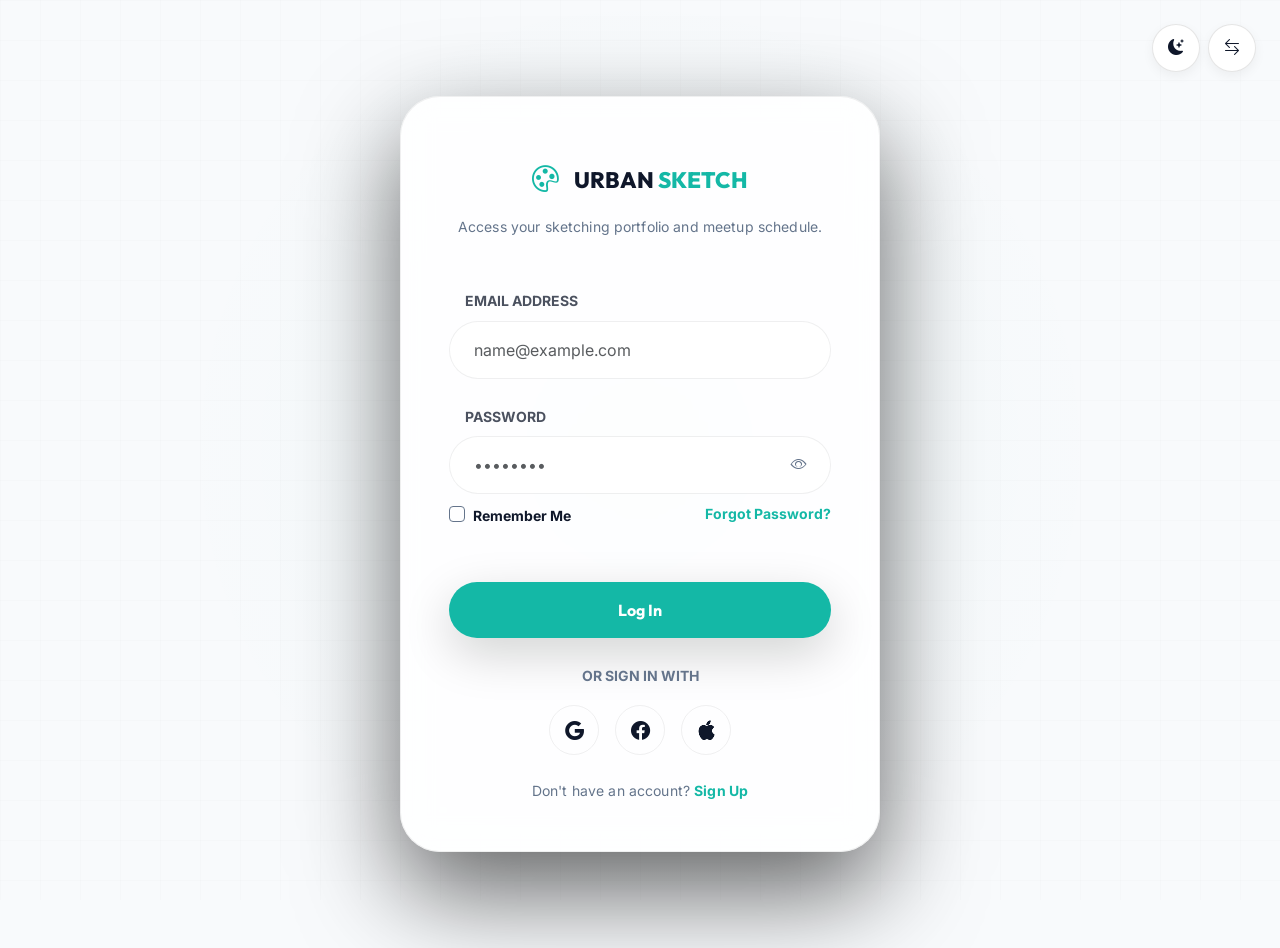
<file: login.html>
<!DOCTYPE html>
<html lang="en">
<head>
    <link rel="icon" type="image/svg+xml" href="assets/images/favicon.svg">
    <meta charset="UTF-8">
    <meta name="viewport" content="width=device-width, initial-scale=1.0">
    <title>Member Login | URBAN SKETCH</title>
    <link href="https://cdn.jsdelivr.net/npm/bootstrap@5.3.3/dist/css/bootstrap.min.css" rel="stylesheet">
    <link rel="stylesheet" href="https://cdn.jsdelivr.net/npm/bootstrap-icons@1.11.3/font/bootstrap-icons.min.css">
    <link rel="stylesheet" href="assets/css/style.css?v=3">
    <link rel="stylesheet" href="assets/css/rtl.css">
    <style>
        .back-to-top { display: none !important; }
        .auth-link { transition: color 0.3s ease, border-color 0.3s ease; }
        .auth-link:hover { color: var(--text-main) !important; border-color: var(--text-main) !important; }
        .floating-icon-btn {
            width: 48px;
            height: 48px;
            border-radius: 50%;
            background-color: var(--card-bg, #fff);
            border: 1px solid rgba(0,0,0,0.1);
            display: flex;
            align-items: center;
            justify-content: center;
            cursor: pointer;
            transition: all 0.3s ease;
            box-shadow: 0 4px 12px rgba(0,0,0,0.05);
            color: var(--text-main, #000);
        }
        .floating-icon-btn:hover {
            background-color: var(--accent-color, #14B8A6);
            color: #fff;
            border-color: var(--accent-color, #14B8A6);
        }
    </style>
</head>
<body class="bg-color d-flex align-items-center justify-content-center" style="min-height: 100vh; overflow-y: auto;">

    <!-- Background Decoration -->
    <div class="cursor-blob d-none d-xxl-block"></div>

    <!-- Floating Top Access -->
    <div class="position-fixed top-0 end-0 p-4 z-3 d-flex gap-2">
        <div class="theme-toggle floating-icon-btn"><i class="bi bi-moon-stars-fill"></i></div>
        <div class="rtl-toggle floating-icon-btn" onclick="document.documentElement.dir=document.documentElement.dir==='rtl'?'ltr':'rtl'"><i class="bi bi-arrow-left-right"></i></div>
    </div>

    <!-- Login Glass Card -->
    <main class="container d-flex justify-content-center reveal-up active py-5 my-5">
        <div class="glass-card shadow-2xl p-4 p-sm-5 border-secondary border-opacity-10" style="max-width: 480px; border-radius: 40px; width: 100%;">
            <div class="text-center mb-5 mt-3">
                <a href="index.html" class="navbar-brand text-decoration-none d-inline-flex align-items-center justify-content-center gap-3 mb-3">
                    <i class="bi bi-palette brand-icon"></i>
                    <span class="fw-800">URBAN <span class="text-accent">SKETCH</span></span>
                </a>
                <p class="text-muted small">Access your sketching portfolio and meetup schedule.</p>
            </div>

            <form action="index.html" class="mt-4">
                <div class="mb-4">
                    <label class="form-label text-main small opacity-75 fw-bold ms-3">EMAIL ADDRESS</label>
                    <input type="email" class="form-control rounded-pill bg-card border border-secondary border-opacity-10 text-main p-3 px-4 shadow-none" placeholder="name@example.com" required>
                </div>
                <div class="mb-2">
                    <label class="form-label text-main small opacity-75 fw-bold ms-3">PASSWORD</label>
                    <div class="position-relative">
                        <input type="password" class="form-control rounded-pill bg-card border border-secondary border-opacity-10 text-main p-3 px-4 shadow-none pe-5" placeholder="••••••••" required>
                        <i class="bi bi-eye position-absolute top-50 end-0 translate-middle-y me-4 text-muted" style="cursor: pointer;" onclick="const input = this.previousElementSibling; if (input.type === 'password') { input.type = 'text'; this.classList.replace('bi-eye', 'bi-eye-slash'); } else { input.type = 'password'; this.classList.replace('bi-eye-slash', 'bi-eye'); }"></i>
                    </div>
                </div>
                <div class="d-flex justify-content-between align-items-center mb-5">
                    <div class="d-flex align-items-center gap-2 m-0">
                        <input class="form-check-input bg-transparent m-0 shadow-none rounded-sm" type="checkbox" id="rememberMe">
                        <label class="form-check-label text-muted small fw-bold mt-1" for="rememberMe" style="line-height: 1;">
                            Remember Me
                        </label>
                    </div>
                    <a href="#" class="auth-link text-accent small fw-bold text-decoration-none">Forgot Password?</a>
                </div>

                <button type="submit" class="btn btn-accent w-100 py-3 rounded-pill fw-bold shadow-lg shadow-accent-25 mb-4 mt-2">Log In</button>
            </form>

            <div class="text-center mb-4">
                <span class="small text-muted fw-bold">OR SIGN IN WITH</span>
                <div class="d-flex justify-content-center gap-3 mt-3">
                    <a href="#" class="btn-social-tactical"><i class="bi bi-google"></i></a>
                    <a href="#" class="btn-social-tactical"><i class="bi bi-facebook"></i></a>
                    <a href="#" class="btn-social-tactical"><i class="bi bi-apple"></i></a>
                </div>
            </div>

            <div class="text-center">
                <p class="text-muted small m-0">Don't have an account? <a href="register.html" class="auth-link text-accent fw-bold text-decoration-none">Sign Up</a></p>
            </div>
        </div>
    </main>

    <script src="https://cdn.jsdelivr.net/npm/bootstrap@5.3.3/dist/js/bootstrap.bundle.min.js"></script>
    <script src="assets/js/main.js"></script>
</body>
</html>
</file>
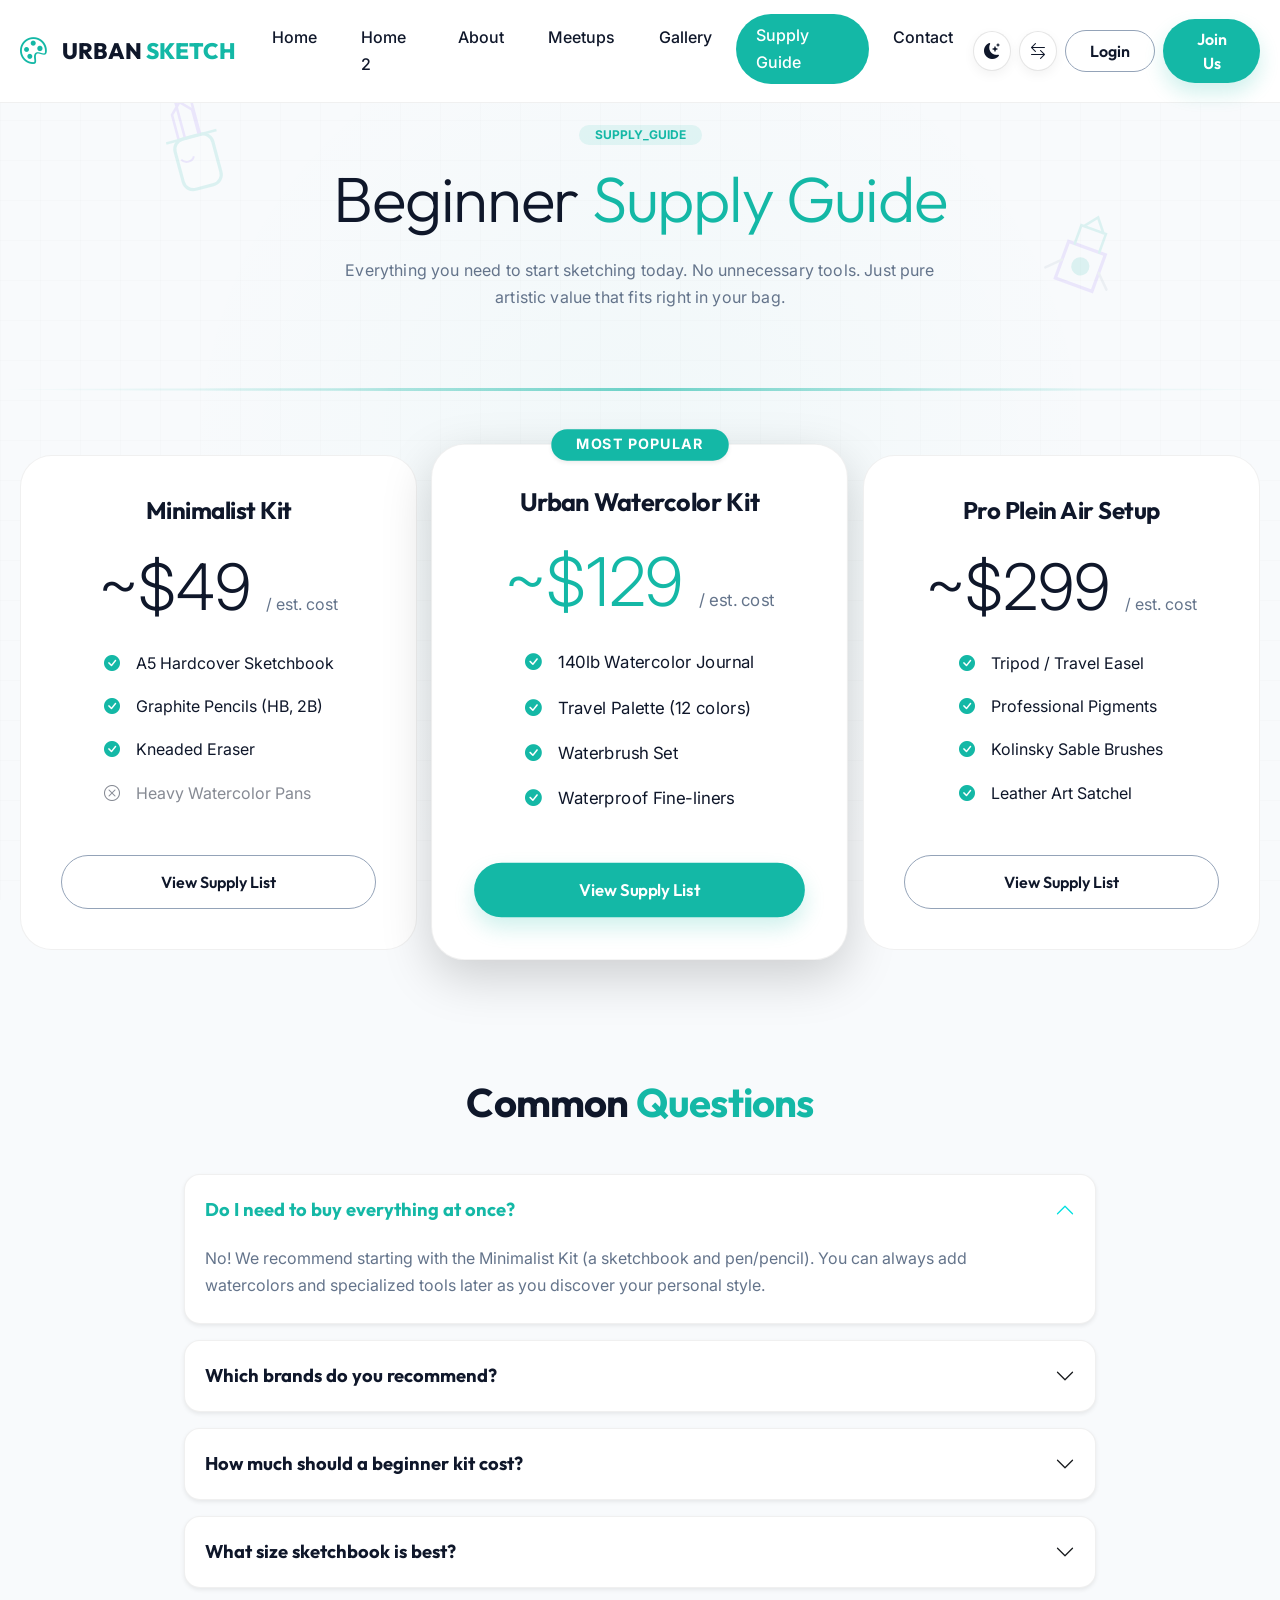
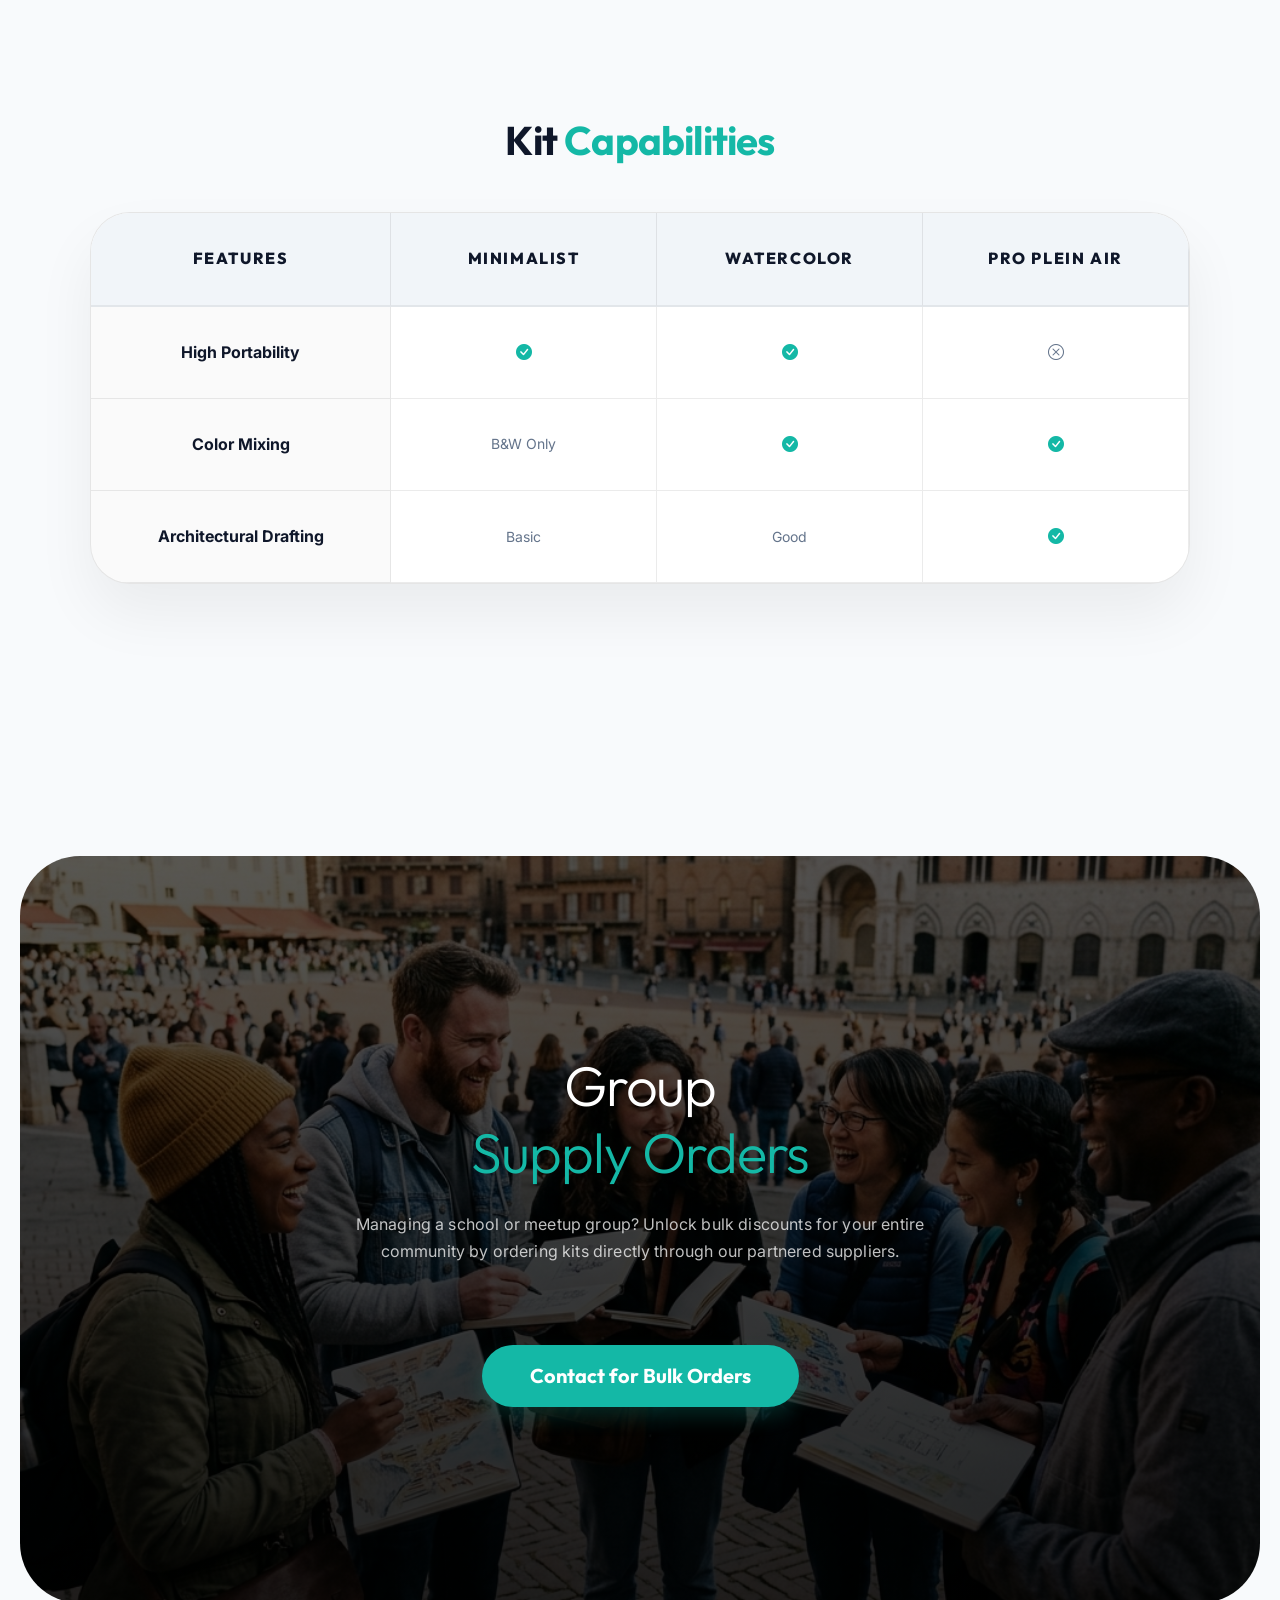
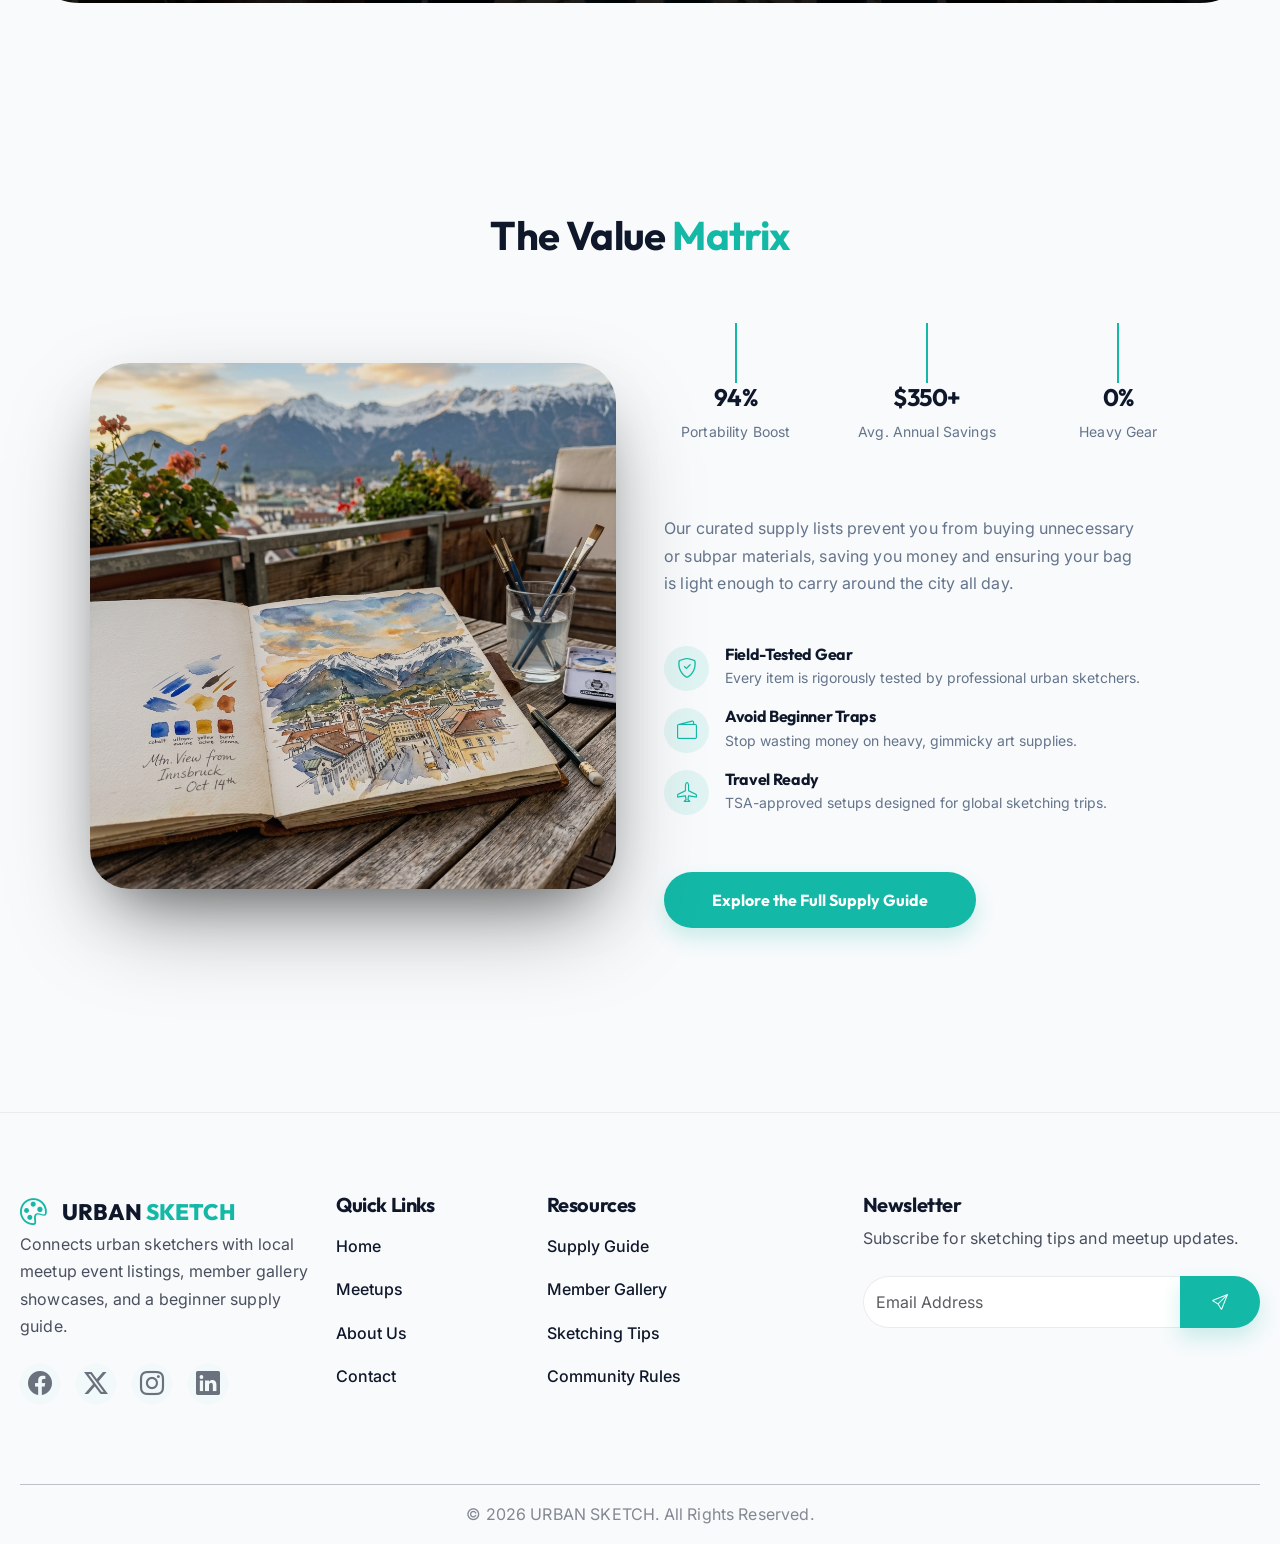
<file: pricing.html>
<!DOCTYPE html>

<html lang="en">
<head>
<link href="assets/images/favicon.svg" rel="icon" type="image/svg+xml"/>
<meta charset="utf-8"/>
<meta content="width=device-width, initial-scale=1.0" name="viewport"/>
<title>Supply Guide | URBAN SKETCH</title>
<link href="https://cdn.jsdelivr.net/npm/bootstrap@5.3.3/dist/css/bootstrap.min.css" rel="stylesheet"/>
<link href="https://cdn.jsdelivr.net/npm/bootstrap-icons@1.11.3/font/bootstrap-icons.min.css" rel="stylesheet"/>
<link href="assets/css/style.css?v=4" rel="stylesheet"/>
<link href="assets/css/rtl.css?v=1.7" rel="stylesheet"/>
</head>
<body>
<div class="cursor-blob d-none d-xxl-block"></div>
<!-- Fixed Top Navbar -->
<nav class="navbar navbar-expand-xl">
<div class="container-fluid px-4 px-md-5">
<a class="navbar-brand d-flex align-items-center gap-3" href="index.html">
<i class="bi bi-palette brand-icon"></i>
<span class="fw-800">URBAN <span class="text-accent">SKETCH</span></span>
</a>
<button class="navbar-toggler border-0 shadow-none" data-bs-target="#offcanvasNav" data-bs-toggle="offcanvas" type="button">
<span class="navbar-toggler-icon"></span>
</button>
<div class="collapse navbar-collapse" id="navbarNav">
<ul class="navbar-nav mx-auto gap-1">
<li class="nav-item"><a class="nav-link" href="index.html">Home</a></li><li class="nav-item"><a class="nav-link" href="home-2.html">Home 2</a></li>
<li class="nav-item"><a class="nav-link" href="about.html">About</a></li>
<li class="nav-item"><a class="nav-link" href="services.html">Meetups</a></li>
<li class="nav-item"><a class="nav-link" href="gallery.html">Gallery</a></li>
<li class="nav-item"><a class="nav-link active" href="pricing.html">Supply Guide</a></li>
<li class="nav-item"><a class="nav-link" href="contact.html">Contact</a></li>
</ul>
<div class="d-flex align-items-center gap-2">
<div class="theme-toggle floating-icon-btn"><i class="bi bi-moon-stars-fill"></i></div>
<div class="rtl-toggle floating-icon-btn" onclick="document.documentElement.dir=document.documentElement.dir==='rtl'?'ltr':'rtl'"><i class="bi bi-arrow-left-right"></i></div>
<a class="btn btn-outline-dark px-4 py-2 d-none d-sm-inline-block" href="login.html">Login</a>
<a class="btn btn-accent px-4 py-2" href="booking.html">Join Us</a>
</div>
</div>
</div>
</nav>
<!-- Mobile Offcanvas -->
<div class="offcanvas offcanvas-end rounded-start-4 shadow-lg border-0 bg-card" id="offcanvasNav" tabindex="-1">
<div class="offcanvas-header p-4 position-relative d-flex justify-content-center border-bottom border-secondary border-opacity-10">
<h5 class="offcanvas-title navbar-brand m-0">
<i class="bi bi-palette brand-icon"></i>
<span class="fw-800">URBAN <span class="text-accent">SKETCH</span></span>
</h5>
<button class="btn-close position-absolute end-0 me-4" data-bs-dismiss="offcanvas" type="button"></button>
</div>
<div class="offcanvas-body p-4">
<ul class="navbar-nav gap-2">
<li class="nav-item"><a class="nav-link" href="index.html">Home</a></li><li class="nav-item"><a class="nav-link" href="home-2.html">Home 2</a></li>
<li class="nav-item"><a class="nav-link" href="about.html">About</a></li>
<li class="nav-item"><a class="nav-link" href="services.html">Meetups</a></li>
<li class="nav-item"><a class="nav-link" href="gallery.html">Gallery</a></li>
<li class="nav-item"><a class="nav-link active" href="pricing.html">Supply Guide</a></li>
<li class="nav-item"><a class="nav-link" href="contact.html">Contact</a></li>
</ul>
<div class="mt-auto pt-4 border-top">
<div class="d-flex align-items-center justify-content-center gap-3 mb-3">
<div class="theme-toggle floating-icon-btn"><i class="bi bi-moon-stars-fill"></i></div>
<div class="rtl-toggle floating-icon-btn" onclick="document.documentElement.dir=document.documentElement.dir==='rtl'?'ltr':'rtl'"><i class="bi bi-arrow-left-right"></i></div>
</div>
<div class="d-flex flex-column gap-3">
<a class="btn btn-outline-dark w-100 py-3 rounded-4" href="login.html">Login</a>
<a class="btn btn-accent w-100 py-3 rounded-4 fw-bold" href="booking.html">Join Us</a>
</div>
</div>
</div>
</div>
<!-- Pricing Header -->
<section class="subpage-hero hero-pricing pt-120 pb-80 mb-64 text-center position-relative overflow-hidden">
  <div class="container position-relative z-1">
    <div class="badge bg-accent bg-opacity-10 text-accent mb-3 px-3 py-1 rounded-pill fw-bold">SUPPLY_GUIDE</div>
    <h1 class="display-3 fw-800 reveal-up active">Beginner <span class="text-accent">Supply Guide</span></h1>
    <p class="body-large text-muted reveal-up delay-1 active mx-auto mb-0" style="max-width: 600px;">Everything you need to start sketching today. No unnecessary tools. Just pure artistic value that fits right in your bag.</p>
  </div>
  <div class="hero-sketch-decor decor-brush"></div>
  <div class="hero-sketch-decor decor-pencil"></div>
  <div class="hero-separator"></div>
</section>
<!-- Grid Pricing Cards -->
<section class="pb-64">
<div class="container-fluid px-4 px-md-5">
<div class="row g-4 align-items-center justify-content-center">
<!-- Basic Plan -->
<div class="col-lg-4 col-md-6">
<div class="bento-card reveal-up">
<h4 class="fw-bold mb-4 text-center">Minimalist Kit</h4>
<div class="display-3 fw-900 mb-4 text-center">~$49 <span class="text-muted fs-6 fw-normal">/ est. cost</span></div>
<div class="d-flex justify-content-center">
<div class="d-flex flex-column align-items-start text-start gap-3 mb-5">
<div class="d-flex flex-row align-items-center gap-3 fw-500"><i class="bi bi-check-circle-fill text-accent flex-shrink-0"></i> <span>A5 Hardcover Sketchbook</span></div>
<div class="d-flex flex-row align-items-center gap-3 fw-500"><i class="bi bi-check-circle-fill text-accent flex-shrink-0"></i> <span>Graphite Pencils (HB, 2B)</span></div>
<div class="d-flex flex-row align-items-center gap-3 fw-500"><i class="bi bi-check-circle-fill text-accent flex-shrink-0"></i> <span>Kneaded Eraser</span></div>
<div class="d-flex flex-row align-items-center gap-3 opacity-50"><i class="bi bi-x-circle flex-shrink-0"></i> <span>Heavy Watercolor Pans</span></div>
</div>
</div>
<a class="btn btn-outline-dark border-secondary border-opacity-25 rounded-pill w-100" href="booking.html">View Supply List</a>
</div>
</div>
<!-- Premium Plan (Scale Up) -->
<div class="col-lg-4 col-md-6">
<div class="bento-card border-accent reveal-up shadow-lg position-relative overflow-visible" style="transform: scale(1.05);">
<div class="badge rounded-pill bg-accent position-absolute top-0 start-50 translate-middle px-4 py-2 shadow-sm" style="font-size: 0.85rem; letter-spacing: 1px;">MOST POPULAR</div>
<h4 class="fw-bold mb-4 text-center">Urban Watercolor Kit</h4>
<div class="display-3 fw-900 mb-4 text-accent text-center">~$129 <span class="text-muted fs-6 fw-normal">/ est. cost</span></div>
<div class="d-flex justify-content-center">
<div class="d-flex flex-column align-items-start text-start gap-3 mb-5">
<div class="d-flex flex-row align-items-center gap-3 fw-500"><i class="bi bi-check-circle-fill text-accent flex-shrink-0"></i> <span>140lb Watercolor Journal</span></div>
<div class="d-flex flex-row align-items-center gap-3 fw-500"><i class="bi bi-check-circle-fill text-accent flex-shrink-0"></i> <span>Travel Palette (12 colors)</span></div>
<div class="d-flex flex-row align-items-center gap-3 fw-500"><i class="bi bi-check-circle-fill text-accent flex-shrink-0"></i> <span>Waterbrush Set</span></div>
<div class="d-flex flex-row align-items-center gap-3 fw-500"><i class="bi bi-check-circle-fill text-accent flex-shrink-0"></i> <span>Waterproof Fine-liners</span></div>
</div>
</div>
<a class="btn btn-accent rounded-pill w-100" href="booking.html">View Supply List</a>
</div>
</div>
<!-- Platinum Plan -->
<div class="col-lg-4 col-md-6">
<div class="bento-card reveal-up">
<h4 class="fw-bold mb-4 text-center">Pro Plein Air Setup</h4>
<div class="display-3 fw-900 mb-4 text-center">~$299 <span class="text-muted fs-6 fw-normal">/ est. cost</span></div>
<div class="d-flex justify-content-center">
<div class="d-flex flex-column align-items-start text-start gap-3 mb-5">
<div class="d-flex flex-row align-items-center gap-3 fw-500"><i class="bi bi-check-circle-fill text-accent flex-shrink-0"></i> <span>Tripod / Travel Easel</span></div>
<div class="d-flex flex-row align-items-center gap-3 fw-500"><i class="bi bi-check-circle-fill text-accent flex-shrink-0"></i> <span>Professional Pigments</span></div>
<div class="d-flex flex-row align-items-center gap-3 fw-500"><i class="bi bi-check-circle-fill text-accent flex-shrink-0"></i> <span>Kolinsky Sable Brushes</span></div>
<div class="d-flex flex-row align-items-center gap-3 fw-500"><i class="bi bi-check-circle-fill text-accent flex-shrink-0"></i> <span>Leather Art Satchel</span></div>
</div>
</div>
<a class="btn btn-outline-dark border-secondary border-opacity-25 rounded-pill w-100" href="booking.html">View Supply List</a>
</div>
</div>
</div>
</div>
</section>
<!-- FAQ Bento Style -->
<section class="py-64 bg-color">
<div class="container">
<h2 class="h1 fw-bold text-center mb-48">Common <span class="text-accent">Questions</span></h2>
<div class="row justify-content-center">
<div class="col-lg-10">
<div class="accordion accordion-flush" id="faqAccordion">
<!-- Question 1 -->
<div class="accordion-item bg-card border border-secondary border-opacity-25 rounded-4 mb-3 overflow-hidden shadow-sm reveal-up">
<h2 class="accordion-header" id="headingOne">
<button class="accordion-button text-main fw-bold py-4 bg-transparent shadow-none" type="button" data-bs-toggle="collapse" data-bs-target="#collapseOne" aria-expanded="true" aria-controls="collapseOne" style="font-size: 1.15rem;">
Do I need to buy everything at once?
</button>
</h2>
<div id="collapseOne" class="accordion-collapse collapse show" aria-labelledby="headingOne" data-bs-parent="#faqAccordion">
<div class="accordion-body text-muted pt-0 pb-4 pe-lg-5">
No! We recommend starting with the Minimalist Kit (a sketchbook and pen/pencil). You can always add watercolors and specialized tools later as you discover your personal style.
</div>
</div>
</div>
<!-- Question 2 -->
<div class="accordion-item bg-card border border-secondary border-opacity-25 rounded-4 mb-3 overflow-hidden shadow-sm reveal-up delay-1">
<h2 class="accordion-header" id="headingTwo">
<button class="accordion-button collapsed text-main fw-bold py-4 bg-transparent shadow-none" type="button" data-bs-toggle="collapse" data-bs-target="#collapseTwo" aria-expanded="false" aria-controls="collapseTwo" style="font-size: 1.15rem;">
Which brands do you recommend?
</button>
</h2>
<div id="collapseTwo" class="accordion-collapse collapse" aria-labelledby="headingTwo" data-bs-parent="#faqAccordion">
<div class="accordion-body text-muted pt-0 pb-4 pe-lg-5">
We suggest high-quality student-grade materials for beginners (like Winsor & Newton Cotman for paints), but heavily encourage investing in 100% cotton paper for the best painting experience.
</div>
</div>
</div>
<!-- Question 3 -->
<div class="accordion-item bg-card border border-secondary border-opacity-25 rounded-4 mb-3 overflow-hidden shadow-sm reveal-up delay-2">
<h2 class="accordion-header" id="headingThree">
<button class="accordion-button collapsed text-main fw-bold py-4 bg-transparent shadow-none" type="button" data-bs-toggle="collapse" data-bs-target="#collapseThree" aria-expanded="false" aria-controls="collapseThree" style="font-size: 1.15rem;">
How much should a beginner kit cost?
</button>
</h2>
<div id="collapseThree" class="accordion-collapse collapse" aria-labelledby="headingThree" data-bs-parent="#faqAccordion">
<div class="accordion-body text-muted pt-0 pb-4 pe-lg-5">
You can put together an excellent beginner kit for under $50. The core essentials are just a sketchbook, a pen, and a basic travel watercolor set. Expensive tools won't make you a better artist!
</div>
</div>
</div>
<!-- Question 4 -->
<div class="accordion-item bg-card border border-secondary border-opacity-25 rounded-4 mb-0 overflow-hidden shadow-sm reveal-up delay-3">
<h2 class="accordion-header" id="headingFour">
<button class="accordion-button collapsed text-main fw-bold py-4 bg-transparent shadow-none" type="button" data-bs-toggle="collapse" data-bs-target="#collapseFour" aria-expanded="false" aria-controls="collapseFour" style="font-size: 1.15rem;">
What size sketchbook is best?
</button>
</h2>
<div id="collapseFour" class="accordion-collapse collapse" aria-labelledby="headingFour" data-bs-parent="#faqAccordion">
<div class="accordion-body text-muted pt-0 pb-4 pe-lg-5">
A5 (roughly 5.8 x 8.3 inches) is the golden standard. It fits easily into almost any bag, is comfortable to hold in one hand while standing, and offers enough space for expansive panoramic scenes.
</div>
</div>
</div>
</div>
</div>
</div>
</section>
<!-- Section 1: Comparison Matrix Selection -->
<section class="py-64 bg-color">
<div class="container pb-64">
<h2 class="h1 fw-bold text-center mb-48">Kit <span class="text-accent">Capabilities</span></h2>
<div class="matrix-scroll-wrapper">
<div class="compare-matrix-v2 reveal-up">
<!-- Headers -->
<div class="compare-cell compare-header-cell">FEATURES</div>
<div class="compare-cell compare-header-cell text-main pt-4 pb-4">MINIMALIST</div>
<div class="compare-cell compare-header-cell text-accent pt-4 pb-4">WATERCOLOR</div>
<div class="compare-cell compare-header-cell pt-4 pb-4">PRO PLEIN AIR</div>
<!-- Row 1 -->
<div class="compare-cell fw-600 compare-label-cell">High Portability</div>
<div class="compare-cell"><i class="bi bi-check-circle-fill text-accent bi-check-matrix"></i></div>
<div class="compare-cell"><i class="bi bi-check-circle-fill text-accent bi-check-matrix"></i></div>
<div class="compare-cell"><i class="bi bi-x-circle text-muted bi-check-matrix"></i></div>
<!-- Row 2 -->
<div class="compare-cell fw-600 compare-label-cell">Color Mixing</div>
<div class="compare-cell text-muted small">B&amp;W Only</div>
<div class="compare-cell"><i class="bi bi-check-circle-fill text-accent bi-check-matrix"></i></div>
<div class="compare-cell"><i class="bi bi-check-circle-fill text-accent bi-check-matrix"></i></div>
<!-- Row 3 -->
<div class="compare-cell fw-600 compare-label-cell">Architectural Drafting</div>
<div class="compare-cell text-muted small">Basic</div>
<div class="compare-cell text-muted small">Good</div>
<div class="compare-cell"><i class="bi bi-check-circle-fill text-accent bi-check-matrix"></i></div>
</div>
</div>
</div>
</section>
<!-- Section 2: Fleet Commander Access -->
<section class="py-64">
<div class="container-fluid px-4 px-md-5">
<div class="enterprise-banner-v2 reveal-up text-center text-white">
<div class="p-5 p-lg-8">
<h2 class="display-4 fw-800 mb-4">Group <br/><span class="text-accent">Supply Orders</span></h2>
<p class="body-large opacity-75 mb-80 mx-auto" style="max-width: 600px;">Managing a school or meetup group? Unlock bulk discounts for your entire community by ordering kits directly through our partnered suppliers.</p>
<a class="btn btn-accent btn-tactical-cta rounded-pill" href="contact.html">Contact for Bulk Orders</a>
</div>
</div>
</div>
</section>
<!-- Section 3: Efficiency Protocol Value -->
<section class="py-64 bg-color">
<div class="container">
<h2 class="h1 fw-bold text-center mb-64">The Value <span class="text-accent">Matrix</span></h2>
<div class="row g-5 align-items-center">
<div class="col-lg-6 reveal-left">
<div class="position-relative">
<img alt="Value Matrix" class="img-fluid rounded-40 shadow-2xl" src="assets/images/gallery_art10.png" style="width: 100%; object-fit: cover;" />
<div class="position-absolute top-0 start-0 w-100 h-100 rounded-40 bg-dark bg-opacity-10"></div>
</div>
</div>
<div class="col-lg-6 text-center text-lg-start">
<div class="value-protocol-grid">
<div class="value-node reveal-up">
<h4 class="fw-bold mb-2">94%</h4>
<p class="text-muted small">Portability Boost</p>
</div>
<div class="value-node reveal-up delay-1">
<h4 class="fw-bold mb-2">$350+</h4>
<p class="text-muted small">Avg. Annual Savings</p>
</div>
<div class="value-node reveal-up delay-2">
<h4 class="fw-bold mb-2">0%</h4>
<p class="text-muted small">Heavy Gear</p>
</div>
</div>
<p class="body-large text-muted mt-5 pe-lg-5 mx-auto mx-lg-0" style="max-width: 600px;">Our curated supply lists prevent you from buying unnecessary or subpar materials, saving you money and ensuring your bag is light enough to carry around the city all day.</p>
<div class="d-inline-block text-start mt-4 mb-5 reveal-up delay-1">
<div class="d-flex align-items-center gap-3 mb-3">
<div class="bg-accent bg-opacity-10 rounded-circle d-flex align-items-center justify-content-center flex-shrink-0" style="width: 45px; height: 45px;">
<i class="bi bi-shield-check text-accent fs-5"></i>
</div>
<div>
<h6 class="fw-bold mb-0">Field-Tested Gear</h6>
<span class="small text-muted">Every item is rigorously tested by professional urban sketchers.</span>
</div>
</div>
<div class="d-flex align-items-center gap-3 mb-3">
<div class="bg-accent bg-opacity-10 rounded-circle d-flex align-items-center justify-content-center flex-shrink-0" style="width: 45px; height: 45px;">
<i class="bi bi-wallet2 text-accent fs-5"></i>
</div>
<div>
<h6 class="fw-bold mb-0">Avoid Beginner Traps</h6>
<span class="small text-muted">Stop wasting money on heavy, gimmicky art supplies.</span>
</div>
</div>
<div class="d-flex align-items-center gap-3">
<div class="bg-accent bg-opacity-10 rounded-circle d-flex align-items-center justify-content-center flex-shrink-0" style="width: 45px; height: 45px;">
<i class="bi bi-airplane text-accent fs-5"></i>
</div>
<div>
<h6 class="fw-bold mb-0">Travel Ready</h6>
<span class="small text-muted">TSA-approved setups designed for global sketching trips.</span>
</div>
</div>
</div>
<div class="d-block text-center text-lg-start">
<a class="btn btn-accent rounded-pill px-5 py-3 fw-bold mt-2" href="services.html">Explore the Full Supply Guide</a>
</div>
</div>
</div>
</div>
</section>
<!-- Footer -->
<footer class="mt-120 pt-80">
<div class="container-fluid px-4 px-md-5">
<div class="row g-4 mb-80">
        <div class="col-lg-3 col-12">
            <a class="navbar-brand text-white footer-logo mb-16 d-flex align-items-center gap-3 justify-content-center justify-content-md-start" href="index.html">
                <i class="bi bi-palette brand-icon"></i>
                <span class="fw-800">URBAN <span class="text-accent">SKETCH</span></span>
            </a>
            <p class="opacity-75">Connects urban sketchers with local meetup event listings, member gallery showcases, and a beginner supply guide.</p>
            <div class="d-flex gap-3 mt-4 justify-content-center justify-content-md-start">
                <a class="text-white fs-4" href="#"><i class="bi bi-facebook"></i></a>
                <a class="text-white fs-4" href="#"><i class="bi bi-twitter-x"></i></a>
                <a class="text-white fs-4" href="#"><i class="bi bi-instagram"></i></a>
                <a class="text-white fs-4" href="#"><i class="bi bi-linkedin"></i></a>
            </div>
        </div>
        <div class="col-lg-2 col-12">
            <h5 class="footer-heading">Quick Links</h5>
            <ul class="nav flex-column">
                <li class="nav-item"><a class="nav-link" href="index.html">Home</a></li>
                <li class="nav-item"><a class="nav-link" href="services.html">Meetups</a></li>
                <li class="nav-item"><a class="nav-link" href="about.html">About Us</a></li>
                <li class="nav-item"><a class="nav-link" href="contact.html">Contact</a></li>
            </ul>
        </div>
        <div class="col-lg-3 col-12">
            <h5 class="footer-heading">Resources</h5>
            <ul class="nav flex-column">
                <li class="nav-item"><a class="nav-link" href="pricing.html">Supply Guide</a></li>
                <li class="nav-item"><a class="nav-link" href="gallery.html">Member Gallery</a></li>
                <li class="nav-item"><a class="nav-link" href="#">Sketching Tips</a></li>
                <li class="nav-item"><a class="nav-link" href="#">Community Rules</a></li>
            </ul>
        </div>
        <div class="col-lg-4 col-12">
            <h5 class="footer-heading">Newsletter</h5>
            <p class="opacity-75">Subscribe for sketching tips and meetup updates.</p>
<form class="mt-4">
<div class="input-group">
<input class="form-control rounded-pill rounded-end-0 bg-transparent border-secondary border-opacity-25 text-white" placeholder="Email Address" type="email"/>
<button class="btn btn-accent rounded-pill rounded-start-0" type="button"><i class="bi bi-send"></i></button>
</div>
</form>
</div>
</div>
<hr class="opacity-25"/>
<div class="text-center pb-3">
<p class="opacity-50 mb-0">© 2026 URBAN SKETCH. All Rights Reserved.</p>
</div>
</div>
</footer>
<script src="https://cdn.jsdelivr.net/npm/bootstrap@5.3.3/dist/js/bootstrap.bundle.min.js"></script>
<script src="assets/js/main.js"></script>
</body>
</html>
</file>
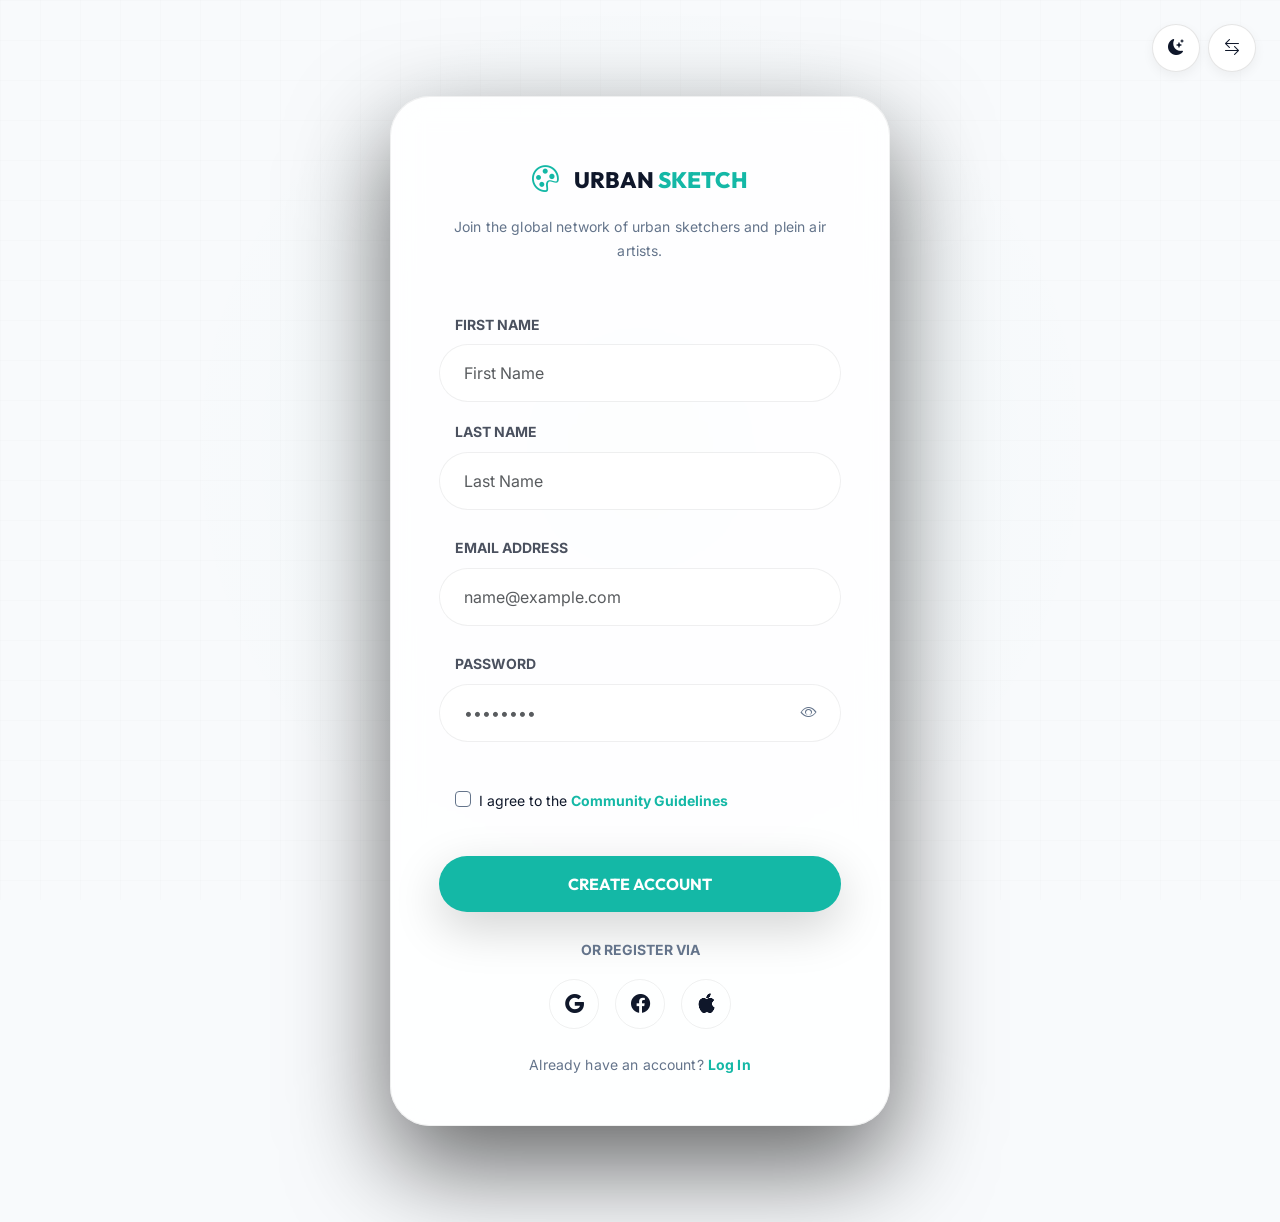
<file: register.html>
<!DOCTYPE html>
<html lang="en">
<head>
    <link rel="icon" type="image/svg+xml" href="assets/images/favicon.svg">
    <meta charset="UTF-8">
    <meta name="viewport" content="width=device-width, initial-scale=1.0">
    <title>Member Registration | URBAN SKETCH</title>
    <link href="https://cdn.jsdelivr.net/npm/bootstrap@5.3.3/dist/css/bootstrap.min.css" rel="stylesheet">
    <link rel="stylesheet" href="https://cdn.jsdelivr.net/npm/bootstrap-icons@1.11.3/font/bootstrap-icons.min.css">
    <link rel="stylesheet" href="assets/css/style.css?v=3">
    <link rel="stylesheet" href="assets/css/rtl.css">
    <style>
        .back-to-top { display: none !important; }
        .auth-link { transition: color 0.3s ease, border-color 0.3s ease; }
        .auth-link:hover { color: var(--text-main) !important; border-color: var(--text-main) !important; }
        .floating-icon-btn {
            width: 48px;
            height: 48px;
            border-radius: 50%;
            background-color: var(--card-bg, #fff);
            border: 1px solid rgba(0,0,0,0.1);
            display: flex;
            align-items: center;
            justify-content: center;
            cursor: pointer;
            transition: all 0.3s ease;
            box-shadow: 0 4px 12px rgba(0,0,0,0.05);
            color: var(--text-main, #000);
        }
        .floating-icon-btn:hover {
            background-color: var(--accent-color, #14B8A6);
            color: #fff;
            border-color: var(--accent-color, #14B8A6);
        }
    </style>
</head>
<body class="bg-color d-flex align-items-center justify-content-center" style="min-height: 100vh; overflow-y: auto;">

    <!-- Background Decoration -->
    <div class="cursor-blob d-none d-xxl-block"></div>

    <!-- Floating Top Access -->
    <div class="position-fixed top-0 end-0 p-4 z-3 d-flex gap-2">
        <div class="theme-toggle floating-icon-btn"><i class="bi bi-moon-stars-fill"></i></div>
        <div class="rtl-toggle floating-icon-btn" onclick="document.documentElement.dir=document.documentElement.dir==='rtl'?'ltr':'rtl'"><i class="bi bi-arrow-left-right"></i></div>
    </div>

    <!-- Register Glass Card -->
    <main class="container d-flex justify-content-center reveal-up active py-5 my-5">
        <div class="glass-card shadow-2xl p-4 p-sm-5 border-secondary border-opacity-10" style="max-width: 500px; border-radius: 40px; width: 100%;">
            <div class="text-center mb-5 mt-3">
                <a href="index.html" class="navbar-brand text-decoration-none d-inline-flex align-items-center justify-content-center gap-3 mb-3">
                    <i class="bi bi-palette brand-icon"></i>
                    <span class="fw-800">URBAN <span class="text-accent">SKETCH</span></span>
                </a>
                <p class="text-muted small">Join the global network of urban sketchers and plein air artists.</p>
            </div>

            <form action="index.html" class="mt-4">
                <div class="row g-3 mb-4">
                    <div class="col-12">
                        <label class="form-label text-main small opacity-75 fw-bold ms-3">FIRST NAME</label>
                        <input type="text" class="form-control rounded-pill bg-card border border-secondary border-opacity-10 text-main p-3 px-4 shadow-none" placeholder="First Name" required>
                    </div>
                    <div class="col-12">
                        <label class="form-label text-main small opacity-75 fw-bold ms-3">LAST NAME</label>
                        <input type="text" class="form-control rounded-pill bg-card border border-secondary border-opacity-10 text-main p-3 px-4 shadow-none" placeholder="Last Name" required>
                    </div>
                </div>
                <div class="mb-4">
                    <label class="form-label text-main small opacity-75 fw-bold ms-3">EMAIL ADDRESS</label>
                    <input type="email" class="form-control rounded-pill bg-card border border-secondary border-opacity-10 text-main p-3 px-4 shadow-none" placeholder="name@example.com" required>
                </div>
                <div class="mb-5">
                    <label class="form-label text-main small opacity-75 fw-bold ms-3">PASSWORD</label>
                    <div class="position-relative">
                        <input type="password" class="form-control rounded-pill bg-card border border-secondary border-opacity-10 text-main p-3 px-4 shadow-none pe-5" placeholder="••••••••" required>
                        <i class="bi bi-eye position-absolute top-50 end-0 translate-middle-y me-4 text-muted" style="cursor: pointer;" onclick="const input = this.previousElementSibling; if (input.type === 'password') { input.type = 'text'; this.classList.replace('bi-eye', 'bi-eye-slash'); } else { input.type = 'password'; this.classList.replace('bi-eye-slash', 'bi-eye'); }"></i>
                    </div>
                </div>

                <div class="mb-5 d-flex align-items-center gap-2 ms-3 m-0">
                    <input type="checkbox" class="form-check-input bg-transparent m-0 shadow-none rounded-sm" id="terms" required>
                    <label class="form-check-label text-muted small mt-1" for="terms" style="line-height: 1;">I agree to the <a href="#" class="auth-link text-accent fw-bold text-decoration-none">Community Guidelines</a></label>
                </div>

                <button type="submit" class="btn btn-accent w-100 py-3 rounded-pill fw-bold shadow-lg shadow-accent-25 mb-4">CREATE ACCOUNT</button>
            </form>

            <div class="text-center mb-4">
                <span class="small text-muted fw-bold">OR REGISTER VIA</span>
                <div class="d-flex justify-content-center gap-3 mt-3">
                    <a href="#" class="btn-social-tactical"><i class="bi bi-google"></i></a>
                    <a href="#" class="btn-social-tactical"><i class="bi bi-facebook"></i></a>
                    <a href="#" class="btn-social-tactical"><i class="bi bi-apple"></i></a>
                </div>
            </div>

            <div class="text-center">
                <p class="text-muted small m-0">Already have an account? <a href="login.html" class="auth-link text-accent fw-bold text-decoration-none">Log In</a></p>
            </div>
        </div>
    </main>

    <script src="https://cdn.jsdelivr.net/npm/bootstrap@5.3.3/dist/js/bootstrap.bundle.min.js"></script>
    <script src="assets/js/main.js"></script>
</body>
</html>
</file>
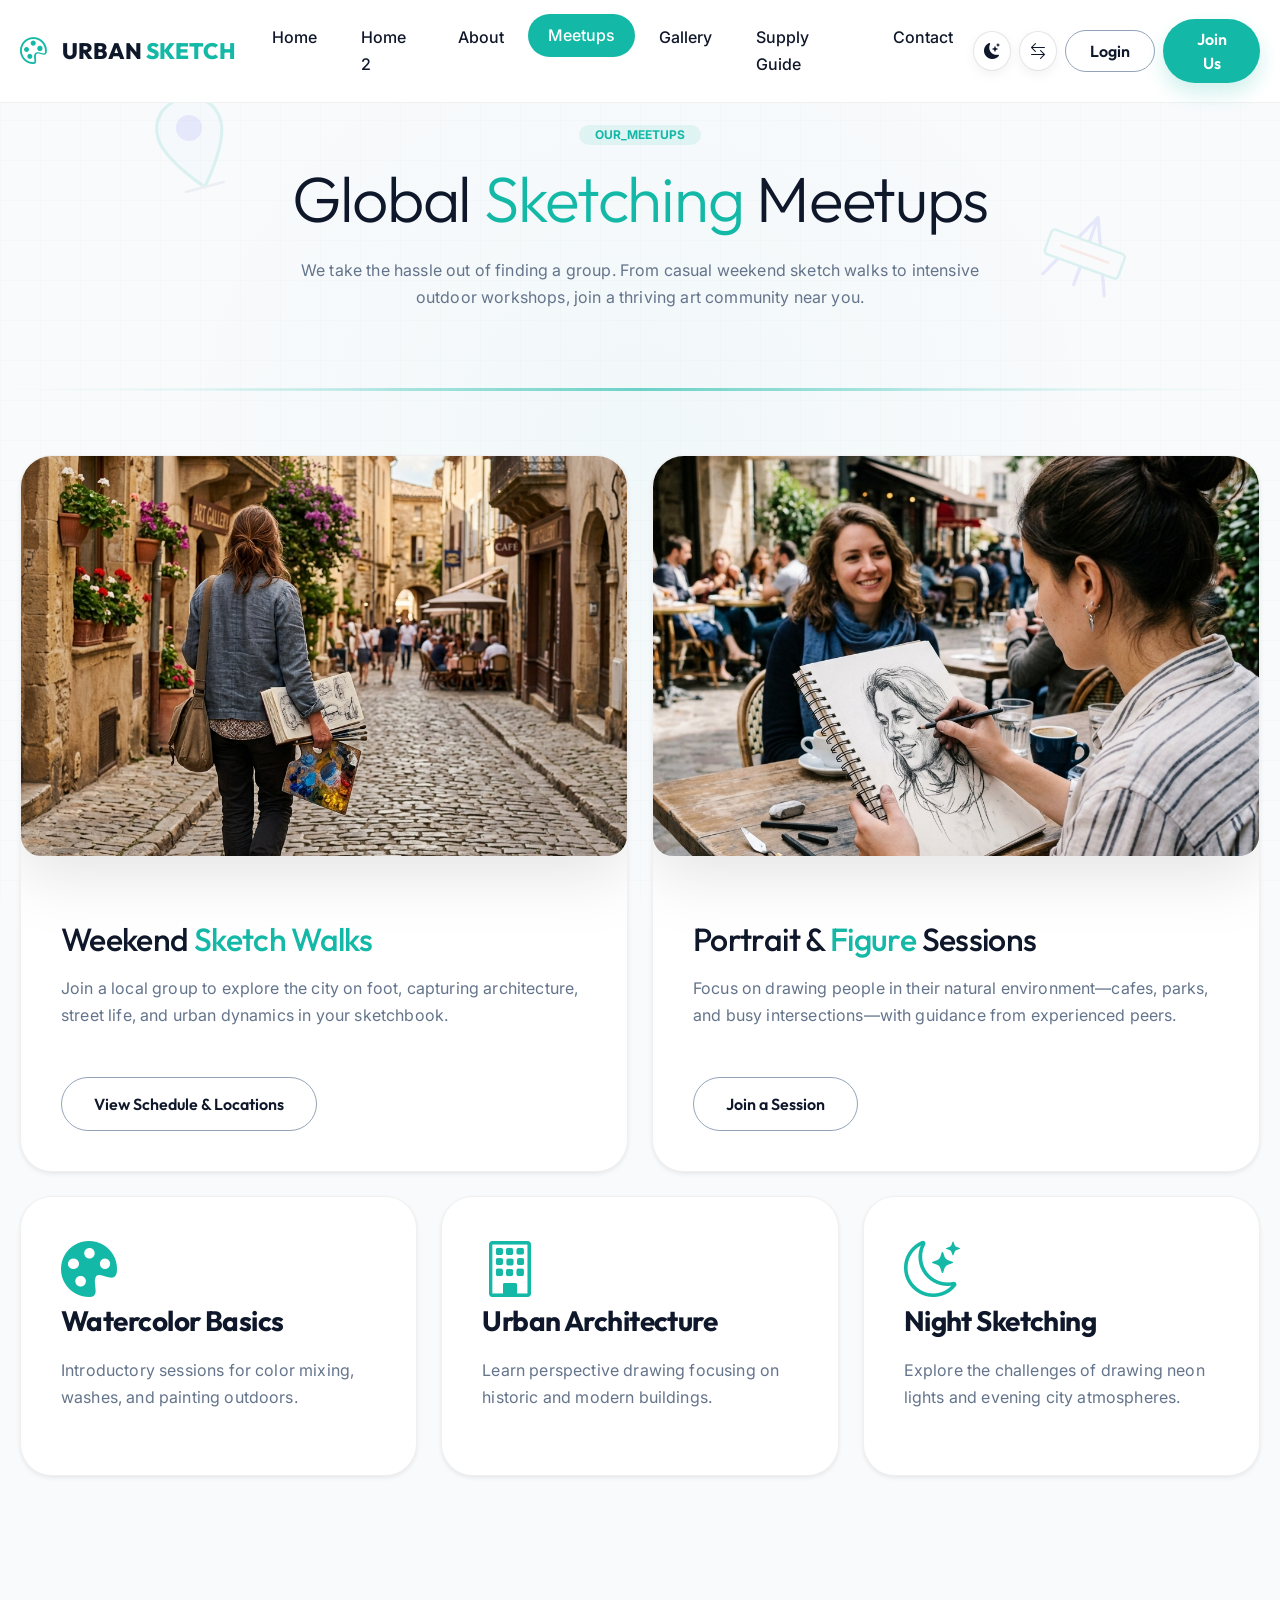
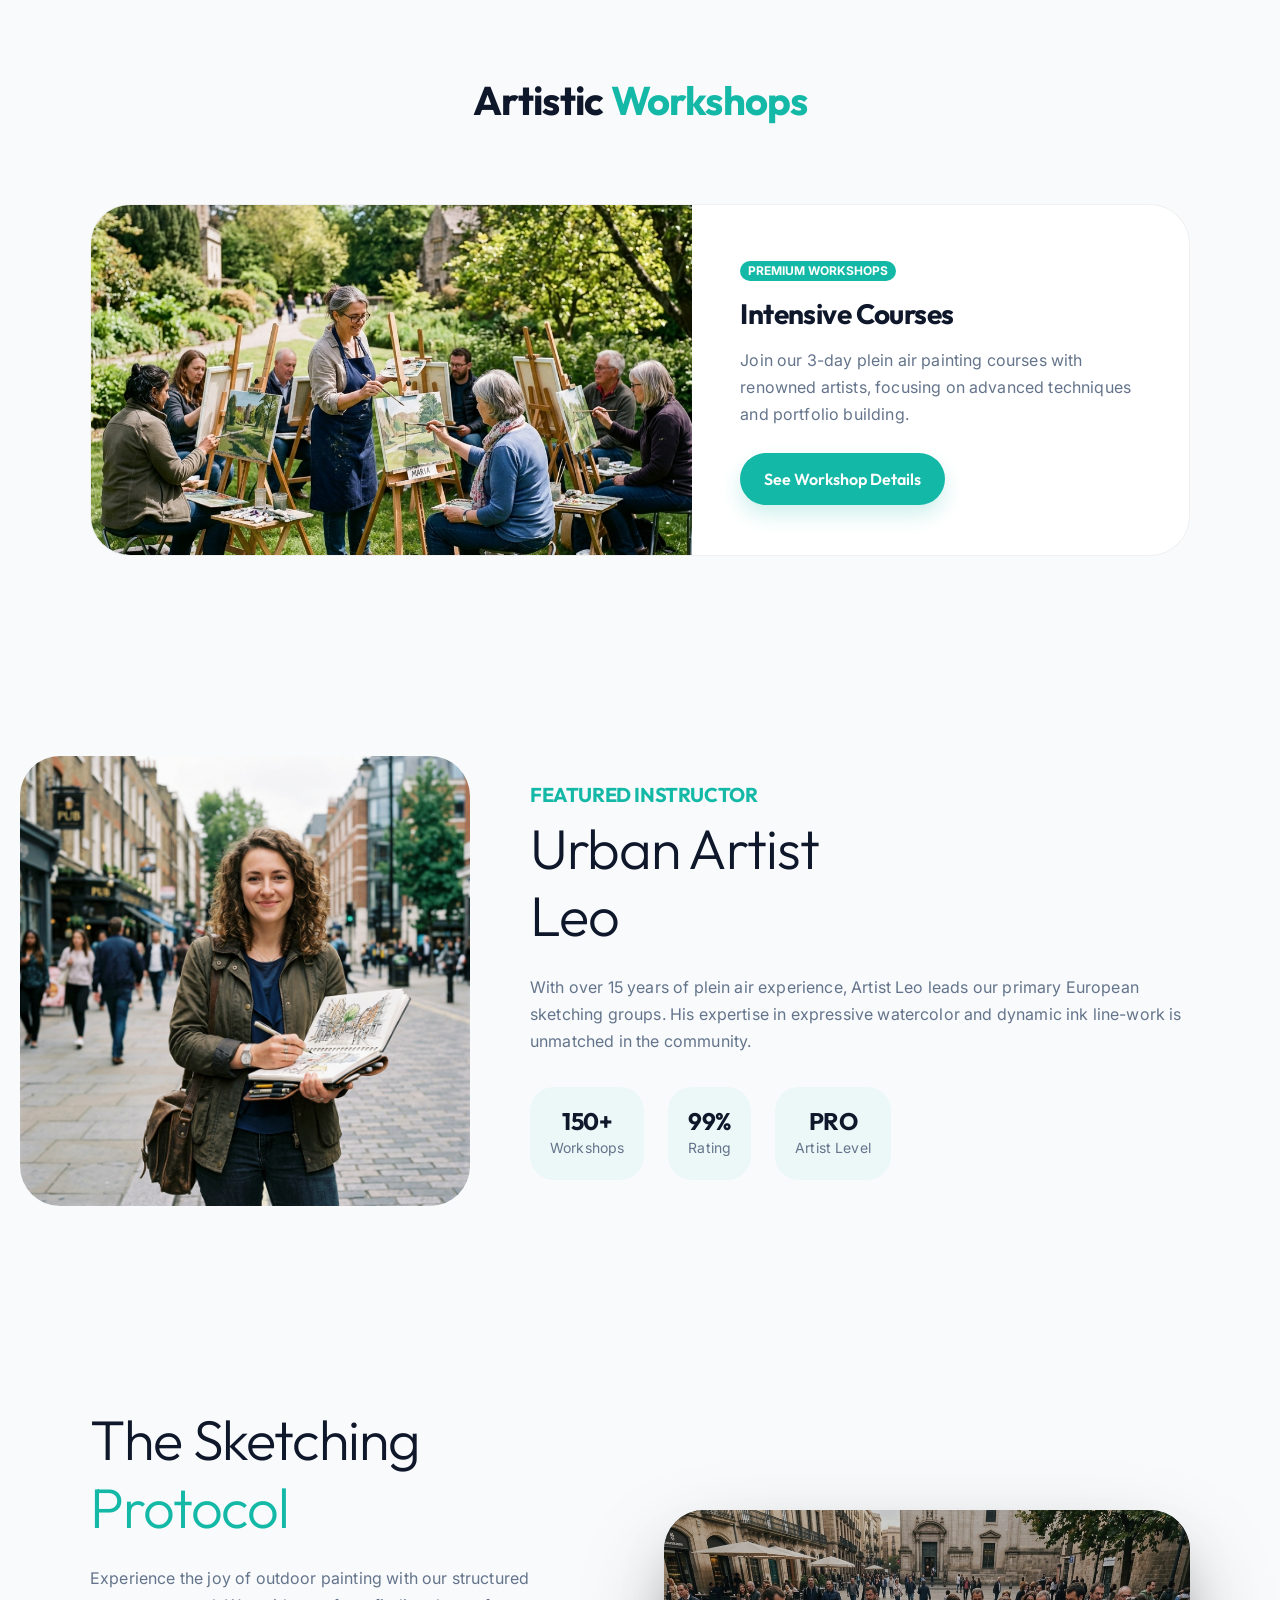
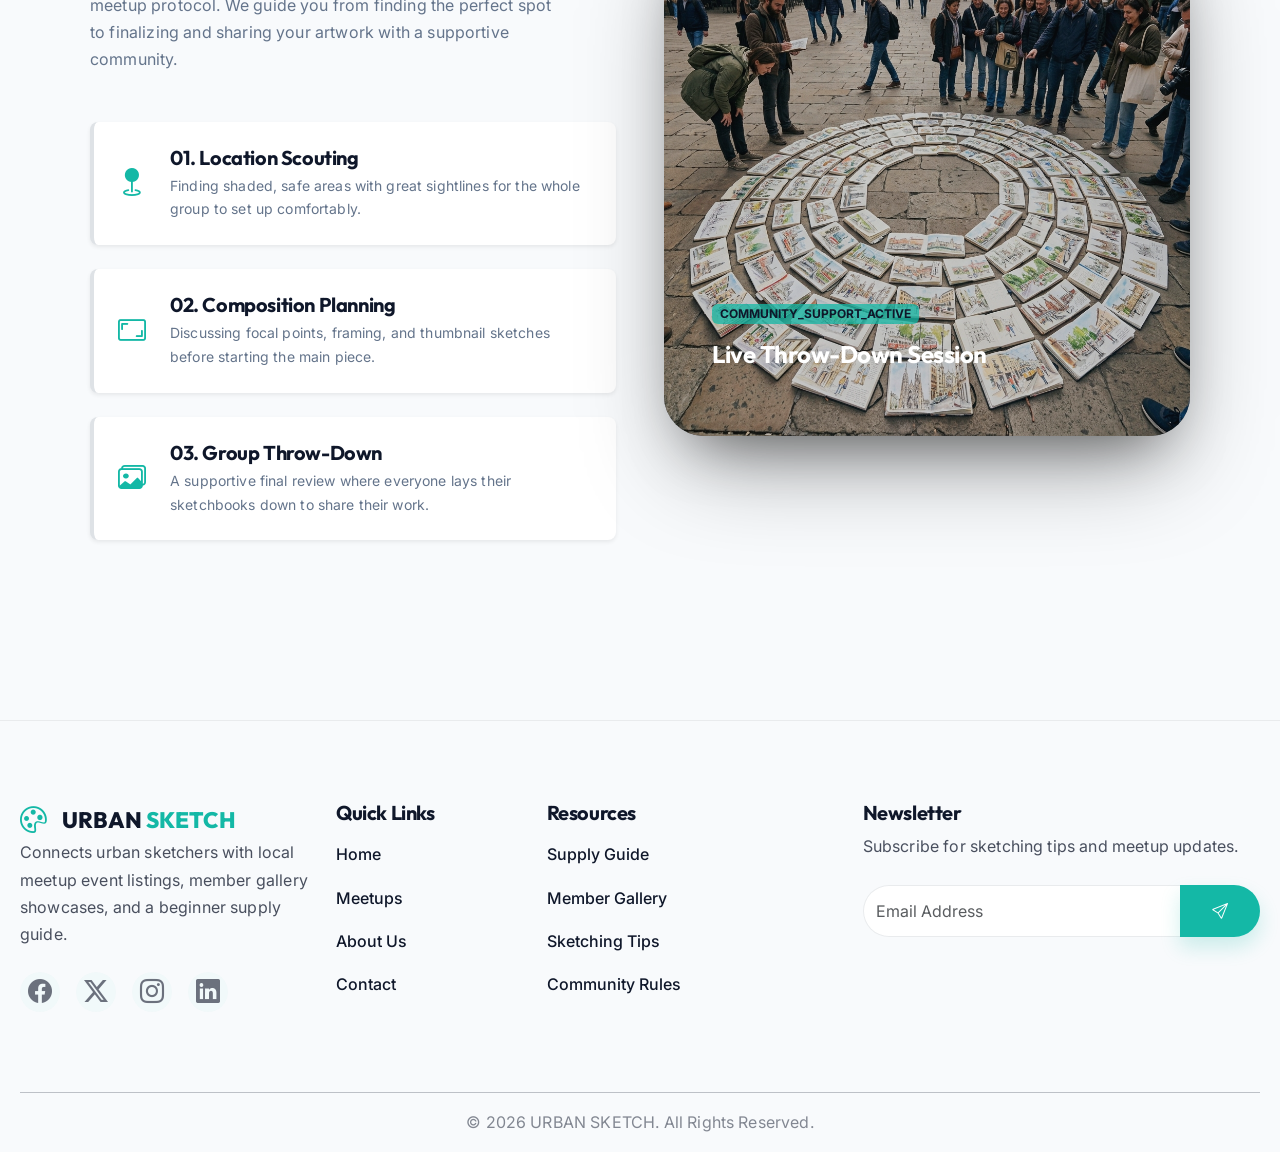
<file: services.html>
<!DOCTYPE html>

<html lang="en">
<head>
<link href="assets/images/favicon.svg" rel="icon" type="image/svg+xml"/>
<meta charset="utf-8"/>
<meta content="width=device-width, initial-scale=1.0" name="viewport"/>
<title>Global Sketching Meetups | URBAN SKETCH</title>
<link href="https://cdn.jsdelivr.net/npm/bootstrap@5.3.3/dist/css/bootstrap.min.css" rel="stylesheet"/>
<link href="https://cdn.jsdelivr.net/npm/bootstrap-icons@1.11.3/font/bootstrap-icons.min.css" rel="stylesheet"/>
<link href="assets/css/style.css?v=3" rel="stylesheet"/>
<link href="assets/css/rtl.css?v=1.7" rel="stylesheet"/>
</head>
<body>
<div class="cursor-blob d-none d-xxl-block"></div>
<!-- Fixed Top Navbar -->
<nav class="navbar navbar-expand-xl">
<div class="container-fluid px-4 px-md-5">
<a class="navbar-brand d-flex align-items-center gap-3" href="index.html">
<i class="bi bi-palette brand-icon"></i>
<span class="fw-800">URBAN <span class="text-accent">SKETCH</span></span>
</a>
<button class="navbar-toggler border-0 shadow-none" data-bs-target="#offcanvasNav" data-bs-toggle="offcanvas" type="button">
<span class="navbar-toggler-icon"></span>
</button>
<div class="collapse navbar-collapse" id="navbarNav">
<ul class="navbar-nav mx-auto gap-1">
<li class="nav-item"><a class="nav-link" href="index.html">Home</a></li><li class="nav-item"><a class="nav-link" href="home-2.html">Home 2</a></li>
<li class="nav-item"><a class="nav-link" href="about.html">About</a></li>
<li class="nav-item"><a class="nav-link active" href="services.html">Meetups</a></li>
<li class="nav-item"><a class="nav-link" href="gallery.html">Gallery</a></li>
<li class="nav-item"><a class="nav-link" href="pricing.html">Supply Guide</a></li>
<li class="nav-item"><a class="nav-link" href="contact.html">Contact</a></li>
</ul>
<div class="d-flex align-items-center gap-2">
<div class="theme-toggle floating-icon-btn"><i class="bi bi-moon-stars-fill"></i></div>
<div class="rtl-toggle floating-icon-btn" onclick="document.documentElement.dir=document.documentElement.dir==='rtl'?'ltr':'rtl'"><i class="bi bi-arrow-left-right"></i></div>
<a class="btn btn-outline-dark px-4 py-2 d-none d-sm-inline-block" href="login.html">Login</a>
<a class="btn btn-accent px-4 py-2" href="booking.html">Join Us</a>
</div>
</div>
</div>
</nav>
<!-- Mobile Offcanvas -->
<div class="offcanvas offcanvas-end rounded-start-4 shadow-lg border-0 bg-card" id="offcanvasNav" tabindex="-1">
<div class="offcanvas-header p-4 position-relative d-flex justify-content-center border-bottom border-secondary border-opacity-10">
<h5 class="offcanvas-title navbar-brand m-0">
<i class="bi bi-palette brand-icon"></i>
<span class="fw-800">URBAN <span class="text-accent">SKETCH</span></span>
</h5>
<button class="btn-close position-absolute end-0 me-4" data-bs-dismiss="offcanvas" type="button"></button>
</div>
<div class="offcanvas-body p-4">
<ul class="navbar-nav gap-2">
<li class="nav-item"><a class="nav-link" href="index.html">Home</a></li><li class="nav-item"><a class="nav-link" href="home-2.html">Home 2</a></li>
<li class="nav-item"><a class="nav-link" href="about.html">About</a></li>
<li class="nav-item"><a class="nav-link active" href="services.html">Meetups</a></li>
<li class="nav-item"><a class="nav-link" href="gallery.html">Gallery</a></li>
<li class="nav-item"><a class="nav-link" href="pricing.html">Supply Guide</a></li>
<li class="nav-item"><a class="nav-link" href="contact.html">Contact</a></li>
</ul>
<div class="mt-auto pt-4 border-top">
<div class="d-flex align-items-center justify-content-center gap-3 mb-3">
<div class="theme-toggle floating-icon-btn"><i class="bi bi-moon-stars-fill"></i></div>
<div class="rtl-toggle floating-icon-btn" onclick="document.documentElement.dir=document.documentElement.dir==='rtl'?'ltr':'rtl'"><i class="bi bi-arrow-left-right"></i></div>
</div>
<div class="d-flex flex-column gap-3">
<a class="btn btn-outline-dark w-100 py-3 rounded-4" href="login.html">Login</a>
<a class="btn btn-accent w-100 py-3 rounded-4 fw-bold" href="booking.html">Join Us</a>
</div>
</div>
</div>
</div>
<!-- Services Header -->
<section class="subpage-hero hero-meetups pt-120 pb-80 mb-64 text-center position-relative overflow-hidden">
  <div class="container position-relative z-1">
    <div class="badge bg-accent bg-opacity-10 text-accent mb-3 px-3 py-1 rounded-pill fw-bold">OUR_MEETUPS</div>
    <h1 class="display-3 fw-800 reveal-up active">Global <span class="text-accent">Sketching</span> Meetups</h1>
    <p class="body-large text-muted reveal-up delay-1 active mx-auto mb-0" style="max-width: 700px;">We take the hassle out of finding a group. From casual weekend sketch walks to intensive outdoor workshops, join a thriving art community near you.</p>
  </div>
  <div class="hero-sketch-decor decor-brush"></div>
  <div class="hero-sketch-decor decor-pencil"></div>
  <div class="hero-separator"></div>
</section>
<!-- Bento Services Grid -->
<section class="pb-100">
<div class="container-fluid px-4 px-md-5">
<div class="row g-4">
<div class="col-lg-6">
<div class="bento-card reveal-up h-100 p-0 overflow-hidden shadow-sm hover-shadow">
<img alt="Sketch Walk" class="img-fluid w-100 object-fit-cover" src="assets/images/service_walk.png" style="height: 400px;"/>
<div class="p-40">
<h2 class="h2 fw-800 mb-3">Weekend <span class="text-accent underline">Sketch Walks</span></h2>
<p class="body-medium text-muted">Join a local group to explore the city on foot, capturing architecture, street life, and urban dynamics in your sketchbook.</p>
<a class="btn btn-outline-dark border-secondary border-opacity-25 rounded-pill mt-4" href="booking.html">View Schedule &amp; Locations</a>
</div>
</div>
</div>
<div class="col-lg-6">
<div class="bento-card reveal-up h-100 p-0 overflow-hidden shadow-sm hover-shadow">
<img alt="Portrait Sketching" class="img-fluid w-100 object-fit-cover" src="assets/images/service_portrait.png" style="height: 400px;"/>
<div class="p-40">
<h2 class="h2 fw-800 mb-3">Portrait &amp; <span class="text-accent underline">Figure</span> Sessions</h2>
<p class="body-medium text-muted">Focus on drawing people in their natural environment—cafes, parks, and busy intersections—with guidance from experienced peers.</p>
<a class="btn btn-outline-dark border-secondary border-opacity-25 rounded-pill mt-4" href="booking.html">Join a Session</a>
</div>
</div>
</div>
<div class="col-md-4">
<div class="bento-card reveal-up shadow-sm">
<i class="bi bi-palette-fill text-accent display-4 mb-3"></i>
<h3 class="fw-bold">Watercolor Basics</h3>
<p class="text-muted">Introductory sessions for color mixing, washes, and painting outdoors.</p>
</div>
</div>
<div class="col-md-4">
<div class="bento-card reveal-up shadow-sm">
<i class="bi bi-building text-accent display-4 mb-3"></i>
<h3 class="fw-bold">Urban Architecture</h3>
<p class="text-muted">Learn perspective drawing focusing on historic and modern buildings.</p>
</div>
</div>
<div class="col-md-4">
<div class="bento-card reveal-up shadow-sm">
<i class="bi bi-moon-stars text-accent display-4 mb-3"></i>
<h3 class="fw-bold">Night Sketching</h3>
<p class="text-muted">Explore the challenges of drawing neon lights and evening city atmospheres.</p>
</div>
</div>
</div>
</div>
</section>
<!-- Section 6: Selection Matrix -->
<section class="py-100 bg-color">
<div class="container">
<h2 class="h1 fw-bold mb-80 text-center">Artistic <span class="text-accent">Workshops</span></h2>
<div class="landscape-grid-v2">
<div class="landscape-card-v2 reveal-up">
<img alt="Advanced Workshops" class="card-img" src="assets/images/service_workshop.png"/>
<div class="card-body-v2 text-center text-lg-start">
<div class="badge rounded-pill bg-accent mb-3">PREMIUM WORKSHOPS</div>
<h3 class="fw-bold mb-3">Intensive Courses</h3>
<p class="text-muted body-large mb-4">Join our 3-day plein air painting courses with renowned artists, focusing on advanced techniques and portfolio building.</p>
<a class="btn btn-accent rounded-pill px-4" href="pricing.html">See Workshop Details</a>
</div>
</div>
</div>
</div>
</section>
<!-- Section 7: Mechanist Bio -->
<section class="py-100">
<div class="container-fluid px-4 px-md-5">
<div class="bio-section-v2">
<div class="bio-img-wrapper reveal-left">
<img alt="Lead Artist" class="img-fluid" src="assets/images/service_artist.png"/>
</div>
<div class="bio-content-v2 reveal-right">
<h5 class="text-accent fw-bold mb-2">FEATURED INSTRUCTOR</h5>
<h2 class="display-4 fw-800 mb-4">Urban Artist <br/>Leo</h2>
<p class="body-large text-muted pe-lg-5">With over 15 years of plein air experience, Artist Leo leads our primary European sketching groups. His expertise in expressive watercolor and dynamic ink line-work is unmatched in the community.</p>
<div class="bio-stats">
<div class="bio-stat-node">
<h4 class="fw-bold mb-0">150+</h4>
<p class="small text-muted m-0">Workshops</p>
</div>
<div class="bio-stat-node">
<h4 class="fw-bold mb-0">99%</h4>
<p class="small text-muted m-0">Rating</p>
</div>
<div class="bio-stat-node">
<h4 class="fw-bold mb-0">PRO</h4>
<p class="small text-muted m-0">Artist Level</p>
</div>
</div>
</div>
</div>
</div>
</section>
<!-- Section 8: Tactical Audit Matrix -->
<section class="py-100 bg-color overflow-hidden">
<div class="container">
<div class="row align-items-center g-5 mb-80">
<div class="col-lg-6 reveal-left">
<h2 class="display-4 fw-800 mb-4">The Sketching <span class="text-accent">Protocol</span></h2>
<p class="body-large text-muted mb-5 pe-lg-5">Experience the joy of outdoor painting with our structured meetup protocol. We guide you from finding the perfect spot to finalizing and sharing your artwork with a supportive community.</p>
<div class="audit-nodes-v3">
<div class="audit-node-v3 mb-4 reveal-up shadow-sm p-4 bg-card rounded-3 border-start border-4 border-accent">
<div class="d-flex align-items-center gap-4">
<div class="node-icon text-accent fs-3"><i class="bi bi-geo-fill"></i></div>
<div>
<h5 class="fw-bold mb-1">01. Location Scouting</h5>
<p class="small text-muted mb-0">Finding shaded, safe areas with great sightlines for the whole group to set up comfortably.</p>
</div>
</div>
</div>
<div class="audit-node-v3 mb-4 reveal-up delay-1 shadow-sm p-4 bg-card rounded-3 border-start border-4 border-accent">
<div class="d-flex align-items-center gap-4">
<div class="node-icon text-accent fs-3"><i class="bi bi-aspect-ratio"></i></div>
<div>
<h5 class="fw-bold mb-1">02. Composition Planning</h5>
<p class="small text-muted mb-0">Discussing focal points, framing, and thumbnail sketches before starting the main piece.</p>
</div>
</div>
</div>
<div class="audit-node-v3 reveal-up delay-2 shadow-sm p-4 bg-card rounded-3 border-start border-4 border-accent">
<div class="d-flex align-items-center gap-4">
<div class="node-icon text-accent fs-3"><i class="bi bi-images"></i></div>
<div>
<h5 class="fw-bold mb-1">03. Group Throw-Down</h5>
<p class="small text-muted mb-0">A supportive final review where everyone lays their sketchbooks down to share their work.</p>
</div>
</div>
</div>
</div>
</div>
<div class="col-lg-6 position-relative">
<div class="matrix-visual reveal-right rounded-40 shadow-2xl p-0 overflow-hidden bg-dark">
<img alt="Throw Down" class="img-fluid" src="assets/images/service_throwdown.png" style="opacity: 0.8;"/>
<div class="matrix-overlay p-4 p-md-5 d-flex flex-column justify-content-end position-absolute top-0 start-0 w-100 h-100">
<div class="badge bg-accent bg-opacity-75 text-dark align-self-start mb-3">COMMUNITY_SUPPORT_ACTIVE</div>
<h4 class="text-white fw-bold">Live Throw-Down Session</h4>
</div>
</div>
</div>
</div>
</div>
</section>
<!-- Footer -->
<footer class="pt-80">
<div class="container-fluid px-4 px-md-5">
<div class="row g-4 mb-80">
        <div class="col-lg-3 col-12">
            <a class="navbar-brand text-white footer-logo mb-16 d-flex align-items-center gap-3 justify-content-center justify-content-md-start" href="index.html">
                <i class="bi bi-palette brand-icon"></i>
                <span class="fw-800">URBAN <span class="text-accent">SKETCH</span></span>
            </a>
            <p class="opacity-75">Connects urban sketchers with local meetup event listings, member gallery showcases, and a beginner supply guide.</p>
            <div class="d-flex gap-3 mt-4 justify-content-center justify-content-md-start">
                <a class="text-white fs-4" href="#"><i class="bi bi-facebook"></i></a>
                <a class="text-white fs-4" href="#"><i class="bi bi-twitter-x"></i></a>
                <a class="text-white fs-4" href="#"><i class="bi bi-instagram"></i></a>
                <a class="text-white fs-4" href="#"><i class="bi bi-linkedin"></i></a>
            </div>
        </div>
        <div class="col-lg-2 col-12">
            <h5 class="footer-heading">Quick Links</h5>
            <ul class="nav flex-column">
                <li class="nav-item"><a class="nav-link" href="index.html">Home</a></li>
                <li class="nav-item"><a class="nav-link" href="services.html">Meetups</a></li>
                <li class="nav-item"><a class="nav-link" href="about.html">About Us</a></li>
                <li class="nav-item"><a class="nav-link" href="contact.html">Contact</a></li>
            </ul>
        </div>
        <div class="col-lg-3 col-12">
            <h5 class="footer-heading">Resources</h5>
            <ul class="nav flex-column">
                <li class="nav-item"><a class="nav-link" href="pricing.html">Supply Guide</a></li>
                <li class="nav-item"><a class="nav-link" href="gallery.html">Member Gallery</a></li>
                <li class="nav-item"><a class="nav-link" href="#">Sketching Tips</a></li>
                <li class="nav-item"><a class="nav-link" href="#">Community Rules</a></li>
            </ul>
        </div>
        <div class="col-lg-4 col-12">
            <h5 class="footer-heading">Newsletter</h5>
            <p class="opacity-75">Subscribe for sketching tips and meetup updates.</p>
<form class="mt-4">
<div class="input-group">
<input class="form-control rounded-pill rounded-end-0 bg-transparent border-secondary border-opacity-25 text-white" placeholder="Email Address" type="email"/>
<button class="btn btn-accent rounded-pill rounded-start-0" type="button"><i class="bi bi-send"></i></button>
</div>
</form>
</div>
</div>
<hr class="opacity-25"/>
<div class="text-center pb-3">
<p class="opacity-50 mb-0">© 2026 URBAN SKETCH. All Rights Reserved.</p>
</div>
</div>
</footer>
<script src="https://cdn.jsdelivr.net/npm/bootstrap@5.3.3/dist/js/bootstrap.bundle.min.js"></script>
<script src="assets/js/main.js"></script>
</body>
</html>
</file>
<file: assets/css/style.css>
@import url('https://fonts.googleapis.com/css2?family=Outfit:wght@300;400;500;600;700;800&family=Inter:wght@300;400;500;600;700&display=swap');

:root {
    /* Brand Colors - Artistic Palette */
    --primary: #0F172A;      /* Deep Canvas */
    --secondary: #94A3B8;    /* Slate Grey */
    --accent: #14B8A6;       /* Creative Teal */
    --accent-rgb: 20, 184, 166; 
    
    /* Spacing */
    --spacing-base: 8px;
    
    /* Effects */
    --glass-bg: rgba(255, 255, 255, 0.03);
    --glass-border: rgba(255, 255, 255, 0.1);
    --shadow-premium: 0 20px 40px rgba(0, 0, 0, 0.4);
    
    /* Light Theme Tokens */
    --bg-color: #F8FAFC;
    --card-bg: #FFFFFF;
    --text-main: #0F172A;
    --text-muted: #64748B;
    --border-color: rgba(0,0,0,0.06);
    --nav-bg: rgba(255, 255, 255, 0.95);
    
    /* Branding Helpers */
    --accent-glow: rgba(20, 184, 166, 0.4);
}

[data-theme="dark"] {
    --bg-color: #0A0A0B;
    --card-bg: #141416;
    --text-main: #FFFFFF;
    --text-muted: #E2E8F0;
    --border-color: rgba(255,255,255,0.08);
    --nav-bg: rgba(10, 10, 11, 0.8);
}

/* --- THEME UTILITY CLASSES (DRY) --- */
.bg-color { background-color: var(--bg-color) !important; transition: background-color 0.5s ease; }
.bg-card { background-color: var(--card-bg) !important; transition: background-color 0.5s ease; }
.text-main { color: var(--text-main) !important; transition: color 0.5s ease; }
.text-muted { color: var(--text-muted) !important; transition: color 0.5s ease; }
.border-secondary { border-color: var(--border-color) !important; transition: border-color 0.5s ease; }

/* Spacing Utilities (If not in Bootstrap) */
.mb-80 { margin-bottom: 80px !important; }
.mb-100 { margin-bottom: 100px !important; }
.mb-120 { margin-bottom: 120px !important; }
.mb-64 { margin-bottom: 64px !important; }
.mb-48 { margin-bottom: 48px !important; }
.mb-32 { margin-bottom: 32px !important; }
.mt-120 { margin-top: 120px !important; }
.py-120 { padding-top: 120px !important; padding-bottom: 120px !important; }
.p-48 { padding: 48px !important; }
.p-40 { padding: 40px !important; }
.p-32 { padding: 32px !important; }

.faq-card-interactive {
    transition: all 0.4s cubic-bezier(0.165, 0.84, 0.44, 1);
    cursor: default;
    background: var(--card-bg);
}

.faq-card-interactive:hover {
    transform: translateY(-10px);
    border-color: var(--accent) !important;
    box-shadow: var(--shadow-premium);
}

.glass-card {
    background: var(--card-bg);
    backdrop-filter: blur(20px);
    border: 1px solid var(--border-color);
    box-shadow: var(--shadow-premium);
    transition: all 0.5s cubic-bezier(0.4, 0, 0.2, 1);
}

[data-theme="light"] .glass-card {
    background: rgba(255, 255, 255, 0.85);
    border: 1px solid rgba(0, 0, 0, 0.05);
}

[data-theme="dark"] .glass-card {
    background: rgba(20, 20, 22, 0.7);
    border: 1px solid rgba(255, 255, 255, 0.08);
}

.brand-icon {
    font-size: 1.65rem !important; /* Matched to fw-800 brand text */
    vertical-align: middle;
    line-height: 1;
    color: var(--accent);
}

.navbar-brand {
    font-size: 1.4rem;
    display: flex;
    align-items: center;
    gap: 12px;
}

[data-theme="dark"] .navbar-toggler-icon {
    filter: invert(1) brightness(2);
}

[data-theme="dark"] .bi-list {
    color: #FFFFFF !important;
}

[data-theme="dark"] .navbar-toggler {
    border-color: rgba(255, 255, 255, 0.1) !important;
}

/* Global Reset & Body */
body {
    font-family: 'Inter', sans-serif;
    background-color: var(--bg-color);
    background-image: 
        radial-gradient(circle at 50% 50%, rgba(var(--accent-rgb), 0.03) 0%, transparent 60%),
        linear-gradient(rgba(0,0,0,0.01) 1px, transparent 1px),
        linear-gradient(90deg, rgba(0,0,0,0.01) 1px, transparent 1px);
    background-size: 100% 100%, 40px 40px, 40px 40px;
    background-attachment: fixed;
    color: var(--text-main);
    overflow-x: hidden;
    transition: background-color 0.5s ease;
    display: flex;
    flex-direction: column;
    min-height: 100vh;
}

[data-theme="dark"] body {
    background-image: 
        radial-gradient(circle at 50% 50%, rgba(var(--accent-rgb), 0.05) 0%, transparent 60%),
        linear-gradient(rgba(255,255,255,0.02) 1px, transparent 1px),
        linear-gradient(90deg, rgba(255,255,255,0.02) 1px, transparent 1px);
}

/* --- Blog Unique Sections --- */

/* Section 1: Intel Map */
.intel-map-v2 {
    background: url('../images/intel-map.png') center/cover no-repeat;
    height: 600px;
    border-radius: 40px;
    position: relative;
    overflow: hidden;
    margin-top: 80px;
    display: flex;
    align-items: center;
    padding: 60px;
}
.glass-data-panel {
    background: rgba(var(--bg-rgb), 0.7);
    backdrop-filter: blur(20px);
    border: 1px solid rgba(var(--accent-rgb), 0.2);
    border-radius: 40px;
    padding: 60px;
    max-width: 600px;
    box-shadow: 0 40px 100px rgba(0,0,0,0.5);
    z-index: 2;
}
.map-node-v2 {
    position: absolute;
    width: 16px;
    height: 16px;
    background: var(--accent);
    border-radius: 50%;
    box-shadow: 0 0 20px var(--accent);
}
.map-node-v2::after {
    content: '';
    position: absolute;
    top: -10px; left: -10px; right: -10px; bottom: -10px;
    border: 2px solid var(--accent);
    border-radius: 50%;
    animation: pulse-node 2s infinite;
}
@keyframes pulse-node {
    0% { transform: scale(0.5); opacity: 1; }
    100% { transform: scale(2.5); opacity: 0; }
}
[data-theme="light"] .glass-data-panel {
    background: rgba(255,255,255,0.7);
    box-shadow: 0 20px 60px rgba(0,0,0,0.1);
}

/* Section 2: Technical Categories */
.category-bento-v2 {
    display: grid;
    grid-template-columns: repeat(4, 1fr);
    gap: 24px;
    margin-top: 80px;
}
.category-card-v2 {
    background: var(--card-bg);
    border: 1px solid var(--border-color);
    border-radius: 32px;
    padding: 40px;
    text-align: center;
    transition: all 0.3s cubic-bezier(0.4, 0, 0.2, 1);
}
.category-card-v2:hover {
    border-color: var(--accent);
    transform: translateY(-8px);
    box-shadow: var(--shadow-premium);
}

/* Section 3: Newsletter Tactical */
.newsletter-v2 {
    background: var(--accent-glow);
    border-radius: 50px;
    padding: 80px;
    border: 1px dashed var(--accent);
    text-align: center;
    margin-top: 120px;
}
.newsletter-v2 input {
    background: var(--bg-main) !important;
    border: 1px solid var(--border-color) !important;
    padding: 18px 32px !important;
    border-radius: 100px !important;
    font-size: 1.1rem;
    max-width: 400px;
}

@media (max-width: 991px) {
    .category-bento-v2 { grid-template-columns: repeat(2, 1fr); }
    .newsletter-v2 { padding: 40px 24px; }
}
@media (max-width: 576px) {
    .category-bento-v2 { grid-template-columns: 1fr; }
}

/* Tactical Equipment Hover */
.equipment-card {
    transition: all 0.3s cubic-bezier(0.4, 0, 0.2, 1);
    border: 1px solid rgba(0,0,0,0.06) !important;
}
.equipment-card:hover {
    border-color: var(--accent) !important;
    transform: translateY(-5px);
    box-shadow: 0 10px 20px rgba(var(--accent-rgb), 0.1);
}
.equipment-card:hover i {
    transform: scale(1.1);
    color: var(--accent) !important;
}
.equipment-card i {
    transition: all 0.3s ease;
}
.text-main { color: var(--text-main) !important; }
.text-muted { color: var(--text-muted) !important; opacity: 1 !important; }
.text-dark { color: var(--text-main) !important; }

/* Dark Theme Opacity Boost */
[data-theme="dark"] p[class*="opacity-"],
[data-theme="dark"] span[class*="opacity-"],
[data-theme="dark"] .opacity-75,
[data-theme="dark"] .opacity-50 {
    opacity: 0.8 !important;
}

footer {
    margin-top: auto;
    border-top: 1px solid var(--border-color);
}

h1, h2, h3, h4, h5, h6 {
    font-family: 'Outfit', sans-serif;
    font-weight: 700;
    letter-spacing: -0.02em;
}

/* --- Standard Fixed Top Navbar --- */
.navbar {
    position: fixed;
    top: 0;
    left: 0;
    width: 100%;
    background: var(--nav-bg);
    backdrop-filter: blur(20px);
    -webkit-backdrop-filter: blur(20px);
    border-bottom: 1px solid var(--border-color);
    padding: 16px 0;
    box-shadow: none !important;
    transition: all 0.4s cubic-bezier(0.4, 0, 0.2, 1);
    z-index: 1050;
}

.navbar.scrolled {
    padding: 12px 0;
    background: var(--nav-bg);
    border-bottom: 1px solid var(--accent);
}

.navbar-brand {
    font-family: 'Outfit', sans-serif;
    font-weight: 800;
    font-size: 1.4rem;
    color: var(--text-main) !important;
    white-space: nowrap;
}

.brand-icon {
    font-size: 1.8rem;
    color: var(--accent);
}

.nav-link {
    color: var(--text-main) !important;
    font-weight: 500;
    padding: 8px 20px !important;
    border-radius: 50px;
    transition: all 0.3s ease;
}

.dropdown-menu {
    background-color: var(--card-bg) !important;
    border: 1px solid var(--border-color) !important;
    backdrop-filter: blur(20px);
}

[data-theme="dark"] .dropdown-item {
    color: #FFFFFF !important;
}

[data-theme="dark"] .dropdown-item:hover {
    background: rgba(var(--accent-rgb), 0.1);
    color: var(--accent) !important;
}

.navbar-nav .nav-link:hover, 
.navbar-nav .nav-link.active {
    background: var(--accent);
    color: #FFF !important;
    transform: translateY(-2px);
    border-radius: 100px;
}

footer .nav-link {
    transition: color 0.3s ease;
    padding: 8px 0 !important;
}

footer .nav-link:hover {
    background: transparent !important;
    color: var(--accent) !important;
    transform: none !important;
}

/* --- Premium Buttons --- */
.btn {
    border-radius: 100px;
    padding: 14px 32px;
    font-family: 'Outfit', sans-serif;
    font-weight: 600;
    transition: all 0.4s cubic-bezier(0.175, 0.885, 0.32, 1.275);
    border: none;
}

.btn-accent {
    background: var(--accent) !important;
    background-color: var(--accent) !important;
    color: #FFF !important;
    box-shadow: 0 10px 20px rgba(var(--accent-rgb), 0.2);
}

.btn-primary {
    background: var(--primary) !important;
    background-color: var(--primary) !important;
    color: #FFF !important;
    border: 1px solid var(--secondary) !important;
}

.btn-outline-dark {
    border: 1.5px solid var(--secondary) !important;
    color: var(--text-main) !important;
    background: transparent;
}

.btn-outline-dark:hover {
    background: var(--primary);
    color: #FFF !important;
}

[data-theme="dark"] .btn-outline-dark {
    color: #FFF !important;
}

.btn-accent:hover {
    transform: translateY(-4px) scale(1.02);
    box-shadow: 0 15px 30px rgba(var(--accent-rgb), 0.4);
    background-color: #0F766E !important; /* Slightly deeper performance teal */
    color: #FFF !important;
    border: none;
}

/* --- Bento Bento Cards --- */
.bento-card {
    background: var(--card-bg);
    border: 1px solid var(--border-color);
    border-radius: 32px;
    padding: 40px;
    height: 100%;
    transition: all 0.5s ease;
    position: relative;
    overflow: hidden;
}

.bento-card:hover {
    border-color: var(--accent);
    transform: translateY(-10px);
    box-shadow: var(--shadow-premium);
}

.bento-card::before {
    content: '';
    position: absolute;
    top: 0; left: 0; width: 100%; height: 5px;
    background: var(--accent);
    opacity: 0;
    transition: opacity 0.3s ease;
}

.bento-card:hover::before { opacity: 1; }

/* --- Hero Unique Design --- */
.hero-wrapper {
    min-height: 100vh;
    display: flex;
    align-items: center;
    background: radial-gradient(circle at 70% 30%, rgba(var(--accent-rgb), 0.1), transparent);
    padding-top: 100px;
}

.hero-title {
    font-size: 5rem;
    line-height: 1;
    margin-bottom: 24px;
}

.hero-accent-text {
    -webkit-text-stroke: 1px var(--accent);
    color: transparent;
}

/* --- Interactive Elements --- */
.reveal-up {
    opacity: 0;
    transform: translateY(60px);
    transition: all 1s cubic-bezier(0.23, 1, 0.32, 1);
}

.reveal-up.active, .reveal-left.active, .reveal-right.active, .scale-up.active {
    opacity: 1;
    transform: translate(0, 0) scale(1);
}

.reveal-left {
    opacity: 0;
    transform: translateX(-80px);
    transition: all 1.2s cubic-bezier(0.23, 1, 0.32, 1);
}

.reveal-right {
    opacity: 0;
    transform: translateX(80px);
    transition: all 1.2s cubic-bezier(0.23, 1, 0.32, 1);
}

.scale-up {
    opacity: 0;
    transform: scale(0.9);
    transition: all 1s cubic-bezier(0.23, 1, 0.32, 1);
}

/* Tactical Tech Scan for Lab */
.lab-card-animate {
    position: relative;
    overflow: hidden;
}

.lab-card-animate::after {
    content: '';
    position: absolute;
    top: -100%; left: 0; width: 100%; height: 50%;
    background: linear-gradient(to bottom, transparent, rgba(var(--accent-rgb), 0.15), transparent);
    animation: tech-scan 6s linear infinite;
    pointer-events: none;
    z-index: 2;
}

@keyframes tech-scan {
    0% { top: -100%; }
    100% { top: 200%; }
}

.delay-1 { transition-delay: 0.2s !important; }
.delay-2 { transition-delay: 0.4s !important; }
.delay-3 { transition-delay: 0.6s !important; }

/* Image Constraints & Presentation */
.image-reveal-wrapper {
    position: relative;
    border-radius: 40px;
    overflow: hidden;
    max-height: 500px;
    box-shadow: 0 10px 30px rgba(0,0,0,0.05);
}

.image-reveal-wrapper img {
    width: 100%;
    height: 100%;
    object-fit: cover;
    display: block;
}

.bento-card img {
    width: 100%;
    height: 250px;
    object-fit: cover;
    border-radius: 20px;
    margin-bottom: 24px;
    display: block;
    filter: drop-shadow(0 20px 30px rgba(0,0,0,0.1));
}

/* Timeline & Visual Flow */
.timeline {
    position: relative;
    padding: 20px 0;
}

.timeline::before {
    content: '';
    position: absolute;
    top: 50px;
    bottom: 50px;
    left: 50%;
    width: 2px;
    background: repeating-linear-gradient(to bottom, var(--accent) 0, var(--accent) 10px, transparent 10px, transparent 20px);
    opacity: 0.15;
    transform: translateX(-50%);
}

.mission-step {
    width: 64px;
    height: 64px;
    border-radius: 50%;
    background: var(--accent);
    color: #FFF;
    display: inline-flex;
    align-items: center;
    justify-content: center;
    font-size: 1.5rem;
    font-weight: 800;
    position: relative;
    z-index: 2;
    box-shadow: 0 0 0 0 rgba(var(--accent-rgb), 0.4);
    animation: hub-pulse 2.5s infinite cubic-bezier(0.66, 0, 0, 1);
}

@keyframes hub-pulse {
    0% { box-shadow: 0 0 0 0 rgba(var(--accent-rgb), 0.7); }
    70% { box-shadow: 0 0 0 20px rgba(var(--accent-rgb), 0); }
    100% { box-shadow: 0 0 0 0 rgba(var(--accent-rgb), 0); }
}

@media (max-width: 1024px) {
    .timeline::before { display: none !important; }
    .timeline .row {
        text-align: center !important;
        justify-content: center !important;
    }
    .timeline .mission-step {
        margin: 0 auto 20px auto !important;
    }
    .timeline [class*="col-lg-5"] {
        text-align: center !important;
        margin-left: auto !important;
        margin-right: auto !important;
    }
    .timeline p {
        text-align: center !important;
        padding-left: 0 !important;
        padding-right: 0 !important;
        max-width: 550px;
        margin-left: auto !important;
        margin-right: auto !important;
    }
}

/* Typography Spacing */
body {
    line-height: 1.7;
    -webkit-font-smoothing: antialiased;
}

p, .body-large {
    margin-bottom: 1.5rem;
    letter-spacing: 0.01em;
}

h1, h2, h3, h4 {
    margin-bottom: 1.2rem;
}

/* Custom Cursor Placeholder */
.cursor-blob {
    width: 400px;
    height: 400px;
    background: var(--accent);
    filter: blur(100px);
    opacity: 0.1;
    position: fixed;
    border-radius: 50%;
    pointer-events: none;
    z-index: -1;
    transition: all 0.1s ease;
}

/* Dashboard Panel Transitions */
.panel-slide {
    background: var(--card-bg);
    border-radius: 24px;
    padding: 32px;
    margin-bottom: 24px;
    border: 1px solid var(--border-color);
    transition: 0.6s all ease;
}

/* Utilities & Spacing */
.py-120 { padding-top: 120px; padding-bottom: 120px; }
.py-100 { padding-top: 100px; padding-bottom: 100px; }
.py-80 { padding-top: 80px; padding-bottom: 80px; }
.py-64 { padding-top: 64px; padding-bottom: 64px; }
.pb-120 { padding-bottom: 120px; }
.pb-100 { padding-bottom: 100px; }
.pb-80 { padding-bottom: 80px; }
.pb-64 { padding-bottom: 64px; }
.pb-48 { padding-bottom: 48px; }
.pt-120 { padding-top: 120px; }
.pt-100 { padding-top: 100px; }
.pt-80 { padding-top: 80px; }
.pt-64 { padding-top: 64px; }
.pt-48 { padding-top: 48px; }
.pt-32 { padding-top: 32px; }

.text-accent { color: rgba(var(--accent-rgb), var(--bs-text-opacity, 1)) !important; }
.bg-accent { background-color: rgba(var(--accent-rgb), var(--bs-bg-opacity, 1)) !important; }
.rounded-40 { border-radius: 40px; }

/* Footer Social Kinetics */
footer .d-flex.gap-3 a {
    color: var(--text-main) !important;
    opacity: 0.6;
    transition: all 0.4s cubic-bezier(0.175, 0.885, 0.32, 1.275);
    display: inline-flex;
    align-items: center;
    justify-content: center;
    width: 40px;
    height: 40px;
    border-radius: 50%;
    background: rgba(var(--accent-rgb), 0.05);
}

@media (min-width: 768px) {
    .border-md-start {
        border-left: 1px solid var(--border-color) !important;
    }
}

[data-theme="dark"] footer .d-flex.gap-3 a {
    background: rgba(255, 255, 255, 0.05);
}

footer .d-flex.gap-3 a:hover {
    color: #FFFFFF !important;
    background: var(--accent) !important;
    opacity: 1;
    transform: translateY(-5px) scale(1.1);
}

.footer-logo, .footer-logo span:not(.text-accent) {
    color: var(--text-main) !important;
}

@media (max-width: 991px) {
    footer {
        text-align: center !important;
    }
    footer .col-12 {
        display: flex;
        flex-direction: column;
        align-items: center;
        margin-bottom: 48px;
    }
    footer .navbar-brand {
        order: -1 !important;
        justify-content: center !important;
        margin-top: 0;
        margin-bottom: 24px;
    }
    footer .nav.flex-column {
        align-items: center;
        padding-left: 0;
    }
    footer .d-flex.gap-3 {
        justify-content: center !important;
        margin-top: 24px;
        margin-bottom: 24px;
    }
    footer .input-group {
        max-width: 320px;
        margin: 0 auto;
    }
}

/* --- Deployment Matrix Unique Section --- */
.deployment-grid {
    display: flex;
    gap: 24px;
    margin-top: 64px;
}

.matrix-card {
    flex: 1;
    background: var(--card-bg);
    border: 1px solid var(--border-color);
    border-radius: 40px;
    padding: 48px 32px;
    position: relative;
    overflow: hidden;
    transition: all 0.6s cubic-bezier(0.23, 1, 0.32, 1);
    isolation: isolate;
}

.matrix-card:hover {
    flex: 1.5;
    background: var(--primary);
    border-color: var(--accent);
    box-shadow: 0 40px 80px rgba(0,0,0,0.3);
}

.matrix-card:hover * {
    color: #FFF !important;
}

.card-number {
    position: absolute;
    top: -20px;
    right: -10px;
    font-size: 10rem;
    font-weight: 800;
    color: var(--accent);
    opacity: 0.03;
    transition: 0.6s all ease;
}

.matrix-card:hover .card-number {
    opacity: 0.1;
    transform: scale(1.1) rotate(5deg);
}

.matrix-icon {
    font-size: 3rem;
    color: var(--accent);
    margin-bottom: 32px;
    background: rgba(var(--accent-rgb), 0.1);
    width: 80px;
    height: 80px;
    display: flex;
    align-items: center;
    justify-content: center;
    border-radius: 20px;
    transition: 0.4s all ease;
}

.matrix-card:hover .matrix-icon {
    background: var(--accent);
    color: #FFF !important;
    transform: rotateY(180deg);
}

.matrix-scanline {
    position: absolute;
    left: 0;
    width: 100%;
    height: 2px;
    background: var(--accent);
    box-shadow: 0 0 15px var(--accent);
    opacity: 0.3;
    pointer-events: none;
    animation: scan-move 4s linear infinite;
}

@keyframes scan-move {
    0% { top: 0%; opacity: 0; }
    5% { opacity: 0.3; }
    95% { opacity: 0.3; }
    100% { top: 100%; opacity: 0; }
}

/* --- MISSION GALLERY ARCHIVE --- */
.mission-gallery-grid {
    display: grid;
    grid-template-columns: repeat(3, 1fr);
    grid-auto-rows: 350px;
    gap: 32px;
    grid-auto-flow: dense;
}

.mission-card {
    position: relative;
    border-radius: 40px;
    overflow: hidden;
    background: var(--card-bg);
    border: 1px solid var(--border-color);
}

.mission-card.tall { grid-row: span 2; }
.mission-card.wide { grid-column: span 2; }

.mission-image-wrapper {
    position: relative;
    width: 100%;
    height: 100%;
}

.mission-image-wrapper img {
    width: 100%;
    height: 100%;
    object-fit: cover;
    transition: transform 0.8s cubic-bezier(0.23, 1, 0.32, 1);
}

.mission-card:hover .mission-image-wrapper img {
    transform: scale(1.1) rotate(1deg);
}

/* HUD Overlay */
.mission-hud {
    position: absolute;
    top: 0; left: 0; width: 100%; height: 100%;
    background: linear-gradient(to top, rgba(0,0,0,0.8) 0%, transparent 60%);
    padding: 32px;
    display: flex;
    flex-direction: column;
    justify-content: space-between;
    opacity: 0.9;
    z-index: 2;
}

.hud-top {
    display: flex;
    justify-content: space-between;
    align-items: flex-start;
}

.hud-id {
    font-family: 'Outfit', sans-serif;
    font-size: 0.75rem;
    font-weight: 800;
    letter-spacing: 0.1em;
    padding: 6px 12px;
    background: rgba(var(--accent-rgb), 0.15);
    color: var(--accent);
    border: 1px solid var(--accent);
    border-radius: 4px;
}

.hud-status {
    font-family: 'Outfit', sans-serif;
    font-size: 0.7rem;
    font-weight: 800;
    color: #FFFFFF;
    text-shadow: 0 1px 3px rgba(0,0,0,0.8);
    background: rgba(0,0,0,0.4);
    padding: 4px 10px;
    border-radius: 4px;
    letter-spacing: 0.05em;
    backdrop-filter: blur(4px);
}

.hud-bottom {
    transform: translateY(10px);
    transition: transform 0.4s ease;
}

.mission-card:hover .hud-bottom {
    transform: translateY(0);
}

/* Scanline Effect on Hover */
.mission-card::after {
    content: '';
    position: absolute;
    inset: 0;
    background: linear-gradient(rgba(var(--accent-rgb), 0.05) 50%, transparent 50%);
    background-size: 100% 4px;
    opacity: 0;
    pointer-events: none;
    transition: opacity 0.3s ease;
    z-index: 1;
}

.mission-card:hover::after { opacity: 1; }

@media (max-width: 1200px) {
    .mission-gallery-grid { grid-template-columns: repeat(2, 1fr); }
}

@media (max-width: 767px) {
    .mission-gallery-grid { grid-template-columns: 1fr; grid-auto-rows: auto; }
    .mission-card.wide, .mission-card.tall { grid-column: auto; grid-row: auto; }
    .mission-image-wrapper img { height: 400px; }
}

@media (max-width: 991px) {
    .deployment-grid { flex-direction: column; }
    .matrix-card:hover { flex: 1; }
}

/* Section-Specific Bento Fixes (For Dark Sections) */
.bg-primary .bento-card {
    background: rgba(255, 255, 255, 0.05) !important;
    backdrop-filter: blur(10px);
    border-color: rgba(255, 255, 255, 0.1) !important;
    color: #FFF !important;
}

.bg-primary .bento-card h4, 
.bg-primary .bento-card h3,
.bg-primary .bento-card p {
    color: #FFF !important;
}

.bg-primary .bento-card .text-muted,
.bg-primary .bento-card .opacity-50,
.bg-primary .bento-card .opacity-75 {
    color: rgba(255, 255, 255, 0.7) !important;
}

/* Fix Bootstrap Blue Overrides */
.bg-primary { background-color: var(--primary) !important; }
.text-primary { color: var(--accent) !important; }
.progress-bar { background-color: var(--accent) !important; }

/* --- MOBILE & TABLET RESPONSIVENESS (DEBUG FIXES) --- */

/* 1. Header & Navbar */
@media (max-width: 991px) {
    .navbar {
        width: 100% !important;
        left: 0 !important;
        top: 0 !important;
        transform: none !important;
        border-radius: 0 !important;
        padding: 15px 0 !important;
        background: var(--nav-bg) !important;
        backdrop-filter: blur(20px) !important;
    }
    .navbar .container {
        display: flex !important;
        flex-direction: row !important;
        justify-content: space-between !important;
        align-items: center !important;
    }
    .navbar-brand { 
        order: 1 !important; 
        margin: 0 !important;
        display: flex !important;
        align-items: center !important;
    }
    .navbar-toggler { 
        order: 2 !important; 
        margin: 0 !important;
        padding: 8px !important;
    }
}

/* 2. Hero & Typography Section */
@media (max-width: 639px) {
    .hero-wrapper {
        text-align: center;
        padding-top: 140px;
    }
    .hero-wrapper .col-lg-6 {
        display: flex;
        flex-direction: column;
        align-items: center;
        padding-bottom: 40px;
    }
    .hero-title {
        font-size: 2.2rem !important;
    }
    .btn-group-responsive {
        flex-direction: column;
        width: 100%;
        gap: 12px !important;
    }
    .btn-group-responsive .btn {
        width: 100% !important;
        margin: 0 !important;
    }
    
    /* Global Section Heading Center */
    .heading-large, .display-3, .display-4, .h1 {
        text-align: center !important;
    }
    p.body-large {
        text-align: center !important;
        margin-left: auto;
        margin-right: auto;
    }
}

/* 3. Grid & Cards (Tablets & Mobile) */
@media (max-width: 1024px) {
    /* Tablet 2 Column Rule */
    .row > [class*="col-"] {
        padding-left: 12px;
        padding-right: 12px;
    }
}

@media (max-width: 768px) {
    /* How It Works Overlap Fix */
    .timeline {
        padding-left: 20px;
        padding-right: 20px;
        gap: 40px !important;
    }
    .timeline::before {
        display: none !important; 
    }
    .mission-step {
        margin-bottom: 16px;
    }
    /* Section Padding Logic (Rule 10) */
    .py-120, .pt-120, .pt-100 { padding-top: 80px !important; }
    .pb-120, .pb-100 { padding-bottom: 80px !important; }
}

/* 6. Form Fixes (Booking/Login/Reg) */
@media (max-width: 639px) {
    .form-control:not(.input-group .form-control) {
        width: 100% !important;
    }
    .input-group {
        width: 100% !important;
        flex-wrap: nowrap !important;
    }
    .bento-card {
        padding: 24px !important;
    }
}

/* 8. Footer Fixes */
@media (max-width: 991px) {
    footer {
        text-align: center !important;
    }
    footer .col-lg-3, footer .col-lg-2, footer .col-lg-4, footer .col-12 {
        display: flex !important;
        flex-direction: column !important;
        align-items: center !important;
        text-align: center !important;
        margin-bottom: 40px;
    }
    footer .navbar-brand, footer .d-flex {
        justify-content: center !important;
        width: 100%;
    }
    footer .nav {
        display: flex !important;
        flex-direction: column !important;
        align-items: center !important;
        padding: 0;
    }
    footer .nav-link {
        text-align: center;
        padding: 8px 0;
    }
    footer form {
        width: 100%;
        max-width: 400px;
        margin: 0 auto;
    }
    footer .input-group {
        display: flex !important;
        flex-direction: row !important;
        flex-wrap: nowrap !important;
    }
    footer .input-group .form-control {
        width: auto !important;
        flex: 1;
    }
}

@media (min-width: 640px) and (max-width: 1024px) {
    footer .row {
        --bs-gutter-x: 2rem;
    }
}

/* 9. Overflow Prevention */
html, body {
    overflow-x: hidden;
    width: 100%;
}
* {
    box-sizing: border-box;
}
img {
    max-width: 100%;
    height: auto;
}

/* 13. Page Specific Responsive Polishes */
@media (max-width: 991px) {
    /* Prevent Pricing Scale Overlap */
    .bento-card[style*="scale"] {
        transform: scale(1) !important;
        margin-top: 0 !important;
        margin-bottom: 24px !important;
    }
    
    /* Dashboard Content Padding for Fixed Mobile Nav */
    .dashboard-content {
        padding-top: 100px !important;
        padding-left: 16px !important;
        padding-right: 16px !important;
    }

    /* Text Sizes */
    .display-small { font-size: 2.5rem !important; }
}

@media (max-width: 575px) {
    .container {
        padding-left: 20px;
        padding-right: 20px;
    }
    .p-48 { padding: 24px !important; }
    .display-3 { font-size: 2.2rem !important; }
}

/* --- Home 2 Unique Sections --- */

/* Section 1: Fleet Intelligence Matrix */
.metric-grid-v2 {
    display: grid;
    grid-template-columns: repeat(4, 1fr);
    gap: 32px;
}
.metric-card-v2 {
    background: var(--card-bg);
    border: 1px solid var(--border-color);
    padding: 40px;
    border-radius: 40px;
    text-align: center;
    transition: all 0.5s ease;
}
.metric-card-v2:hover {
    background: var(--accent);
    transform: translateY(-10px);
}
.metric-card-v2:hover * { color: #FFF !important; }

/* Section 2: Command Mapping */
.split-hero-v2 {
    display: flex;
    align-items: stretch;
    min-height: 600px;
    border-radius: 60px;
    overflow: hidden;
    margin: 80px 0;
}
.split-content {
    flex: 1;
    background: var(--card-bg);
    padding: 80px;
    display: flex;
    flex-direction: column;
    justify-content: center;
}
.split-image {
    flex: 1.2;
    mask-image: linear-gradient(to right, transparent, black 20%);
}

/* Section 3: Protocol Pipeline */
.protocol-row {
    position: relative;
    padding: 60px 0;
}
.protocol-item {
    padding: 40px;
    border-left: 4px solid var(--accent);
    background: rgba(var(--accent-rgb), 0.02);
    margin-bottom: 24px;
    transition: 0.3s all ease;
}
.protocol-item:hover {
    background: rgba(var(--accent-rgb), 0.05);
    padding-left: 50px;
}

/* Section 4: Tech Bento Specialized */
.tech-bento-grid {
    display: grid;
    grid-template-columns: 2fr 1.5fr;
    grid-template-rows: auto auto;
    gap: 24px;
}
.tech-bento-main {
    grid-row: span 2;
    height: 100%;
}

/* Section 5: Showcase Final */
.showcase-v2 {
    background-attachment: fixed;
    background-size: cover;
    background-position: center;
    min-height: 500px;
    display: flex;
    align-items: center;
    justify-content: center;
    border-radius: 60px;
    position: relative;
    overflow: hidden;
}
.showcase-v2::before {
    content: '';
    position: absolute;
    inset: 0;
    background: linear-gradient(to right, rgba(10,10,11,0.9), transparent);
}

@media (max-width: 991px) {
    .metric-grid-v2 { grid-template-columns: repeat(2, 1fr); }
    .split-hero-v2 { flex-direction: column; }
    .tech-bento-grid { grid-template-columns: 1fr; }
}
@media (max-width: 639px) {
    .metric-grid-v2 { grid-template-columns: 1fr; }
    .split-content { padding: 40px; }
}

/* Section 6: Mission Control Tiers */
.landscape-grid-v2 {
    display: flex;
    flex-direction: column;
    gap: 32px;
}
.landscape-card-v2 {
    display: flex;
    align-items: center;
    background: var(--card-bg);
    border: 1px solid var(--border-color);
    border-radius: 40px;
    padding: 0;
    overflow: hidden;
    transition: 0.5s all ease;
}
.landscape-card-v2:hover {
    border-color: var(--accent);
    box-shadow: 0 30px 60px rgba(0,0,0,0.1);
}
.landscape-card-v2 .card-img {
    flex: 1.5;
    height: 350px;
    object-fit: cover;
}
.landscape-card-v2 .card-body-v2 {
    flex: 1;
    padding: 48px;
}

/* Section 7: Bio Profile */
.bio-section-v2 {
    display: grid;
    grid-template-columns: 450px 1fr;
    gap: 60px;
    align-items: center;
}
.bio-img-wrapper {
    position: relative;
    border-radius: 40px;
    overflow: hidden;
}
.bio-stats {
    display: flex;
    gap: 24px;
    margin-top: 32px;
}
.bio-stat-node {
    padding: 20px;
    border-radius: 24px;
    background: rgba(var(--accent-rgb), 0.05);
    text-align: center;
}

/* Section 8: Floating UI Hub */
.floating-ui-v2 {
    position: relative;
    min-height: 700px;
    display: flex;
    align-items: center;
    justify-content: center;
}
.ui-mockup {
    z-index: 2;
    position: relative;
    width: 100%;
    max-width: 800px;
    border-radius: 40px;
}
.floating-node {
    position: absolute;
    background: var(--card-bg);
    padding: 20px 32px;
    border-radius: 20px;
    border: 1px solid var(--border-color);
    box-shadow: 0 16px 32px rgba(0,0,0,0.1);
    z-index: 3;
    animation: float-slow 4s ease-in-out infinite;
}
@keyframes float-slow {
    0%, 100% { transform: translateY(0); }
    50% { transform: translateY(-20px); }
}

@media (max-width: 991px) {
    .landscape-card-v2 { flex-direction: column; }
    .landscape-card-v2 .card-img { height: 250px; width: 100%; }
    .bio-section-v2 { grid-template-columns: 1fr; text-align: center; }
    .bio-img-wrapper { max-width: 400px; margin: 0 auto; }
}

/* --- Pricing Unique Sections --- */

/* Section 1: Comparison Matrix */
.compare-matrix-v2 {
    display: grid;
    grid-template-columns: 300px 1fr 1fr 1fr;
    border: 1px solid var(--border-color);
    border-radius: 40px;
    overflow: hidden;
    background: var(--card-bg);
    box-shadow: 0 30px 60px rgba(0,0,0,0.06);
}
.compare-cell {
    padding: 32px;
    border-bottom: 1px solid var(--border-color);
    border-right: 1px solid var(--border-color);
    display: flex;
    align-items: center;
    justify-content: center;
    transition: all 0.4s cubic-bezier(0.165, 0.84, 0.44, 1);
    background: transparent;
}

[data-theme="dark"] .compare-matrix-v2 {
    box-shadow: 0 40px 100px rgba(0,0,0,0.4);
}

.compare-cell:not(.compare-header-cell):hover {
    background: rgba(var(--accent-rgb), 0.03);
    color: var(--accent) !important;
    transform: scale(1.02);
    z-index: 2;
    box-shadow: 0 10px 30px rgba(0,0,0,0.05);
}

.reveal-up.active .bi-check-matrix {
    animation: matrix-check-in 0.8s cubic-bezier(0.175, 0.885, 0.32, 1.275) forwards;
}

.compare-matrix-v2 div:nth-child(5) .bi-check-matrix { animation-delay: 0.1s; }
.compare-matrix-v2 div:nth-child(6) .bi-check-matrix { animation-delay: 0.2s; }
.compare-matrix-v2 div:nth-child(7) .bi-check-matrix { animation-delay: 0.3s; }
.compare-matrix-v2 div:nth-child(9) .bi-check-matrix { animation-delay: 0.4s; }
.compare-matrix-v2 div:nth-child(10) .bi-check-matrix { animation-delay: 0.5s; }
.compare-matrix-v2 div:nth-child(11) .bi-check-matrix { animation-delay: 0.6s; }
.compare-matrix-v2 div:nth-child(13) .bi-check-matrix { animation-delay: 0.7s; }
.compare-matrix-v2 div:nth-child(14) .bi-check-matrix { animation-delay: 0.8s; }
.compare-matrix-v2 div:nth-child(15) .bi-check-matrix { animation-delay: 0.9s; }

.bi-check-matrix { opacity: 0; display: inline-block; }

@keyframes matrix-check-in {
    from { transform: scale(0) rotate(-45deg); opacity: 0; }
    to { transform: scale(1) rotate(0); opacity: 1; }
}

.compare-header-cell {
    font-weight: 800;
    letter-spacing: 0.1em;
    font-family: 'Outfit', sans-serif;
    border-bottom: 2px solid var(--border-color) !important;
    background: #F1F5F9;
    color: var(--primary) !important;
}

[data-theme="dark"] .compare-matrix-v2 {
    background: #111112 !important;
    box-shadow: 0 40px 100px rgba(0,0,0,0.6);
}

[data-theme="dark"] .compare-header-cell {
    background: rgba(255, 255, 255, 0.05) !important;
    color: var(--secondary) !important;
}

[data-theme="dark"] .compare-cell {
    color: var(--text-main) !important;
}

/* Light Theme Overrides for contrast */
body:not([data-theme="dark"]) .compare-matrix-v2 {
    border: 1px solid rgba(0,0,0,0.1);
}
body:not([data-theme="dark"]) .compare-cell {
    border-color: rgba(0,0,0,0.08);
}

/* Section 2: Enterprise Fleet */
.enterprise-banner-v2 {
    background: linear-gradient(rgba(0,0,0,0.65), rgba(0,0,0,0.85)), url('../images/about_community.png') center/cover no-repeat fixed;
    padding: 100px 0;
    border-radius: 60px;
    position: relative;
    overflow: hidden;
    margin: 80px 0;
}

/* Section 3: Value Protocol */
.value-protocol-grid {
    display: grid;
    grid-template-columns: repeat(3, 1fr);
    gap: 48px;
}
.value-node {
    position: relative;
    padding-top: 60px;
    text-align: center;
}
.value-node::before {
    content: '';
    position: absolute;
    top: 0;
    left: 50%;
    transform: translateX(-50%);
    width: 2px;
    height: 60px;
    background: var(--accent);
}

@media (max-width: 991px) {
    .compare-matrix-v2 { grid-template-columns: 1fr; }
    .compare-cell { justify-content: start; }
    .value-protocol-grid { grid-template-columns: 1fr; }
}

/* Dashboard Clashing Colors Fix */
.text-success { color: var(--secondary) !important; opacity: 0.8; }
.bg-success { background: var(--secondary) !important; }
.sidebar-active { background: var(--accent-glow) !important; color: var(--accent) !important; }

/* --- Gallery Unique Sections --- */

/* Utility: High Impact Shadow */
.shadow-2xl {
    box-shadow: 0 40px 100px -20px rgba(0, 0, 0, 0.4), 0 30px 60px -30px rgba(0, 0, 0, 0.5);
}

/* Section 1: Driveway Protocols */
.custom-list li i {
    font-size: 1.4rem;
    filter: drop-shadow(0 0 10px var(--accent-glow));
}

/* Section 2: Workplace Velocity Cards */
.hover-card {
    position: relative;
    transition: all 0.6s cubic-bezier(0.16, 1, 0.3, 1);
}
.hover-overlay {
    position: absolute;
    top: 0; left: 0; right: 0; bottom: 0;
    background: linear-gradient(to top, rgba(10,10,11,0.95), transparent);
    opacity: 0.85;
    transition: all 0.5s ease;
}
.hover-card:hover {
    transform: scale(1.02);
    box-shadow: 0 40px 80px rgba(0,0,0,0.3);
}
.hover-card:hover .hover-overlay {
    opacity: 1;
    background: linear-gradient(to top, rgba(var(--accent-rgb), 0.8), transparent);
}

/* Section 3: Precision Handover Immersive */
.p-lg-8 {
    padding: 6rem !important;
}

@media (max-width: 991px) {
    .p-lg-8 {
        padding: 3rem !important;
    }
    .shadow-2xl {
        box-shadow: 0 20px 50px rgba(0,0,0,0.2);
    }
}

/* --- Kinetic Shift Immersive Hero --- */
.kinetic-hero {
    background-color: var(--bg-color);
    z-index: 10;
    padding-top: 140px; /* Increased to prevent clipping */
    padding-bottom: 60px;
    min-height: 100vh;
}

@media (max-width: 991px) {
    .kinetic-hero {
        min-height: auto;
    }
}

.k-hero-backdrop {
    position: absolute;
    inset: 0;
    background: radial-gradient(circle at 20% 30%, rgba(var(--accent-rgb), 0.05) 0%, transparent 50%);
    z-index: 0;
}

.k-floating-mesh {
    position: absolute;
    inset: 0;
    background-image: radial-gradient(var(--border-color) 1px, transparent 1px);
    background-size: 40px 40px;
    opacity: 0.2;
}

.k-tag {
    display: inline-flex;
    align-items: center;
    gap: 10px;
    font-family: monospace;
    font-size: 0.75rem;
    letter-spacing: 0.2rem;
    color: var(--accent);
}

.pulse-dot {
    width: 8px;
    height: 8px;
    background: var(--accent);
    border-radius: 50%;
    animation: pulse-glow 2s infinite;
}

@keyframes pulse-glow {
    0% { transform: scale(1); opacity: 1; }
    100% { transform: scale(2.5); opacity: 0; }
}

.underline-shift {
    position: relative;
    display: inline-block;
}

.underline-shift::after {
    content: '';
    position: absolute;
    bottom: 5px;
    left: 0;
    width: 0;
    height: 8px;
    background: var(--accent);
    transition: width 1s cubic-bezier(0.4, 0, 0.2, 1);
    z-index: -1;
}

.reveal-left.active .underline-shift::after {
    width: 110%;
}

/* --- Desktop Only: Single Large-Wheel Scroll Reveal (Home-1) --- */
@media (min-width: 992px) {
    .hero-reveal-unified {
        position: relative;
        padding-left: 20px;
        display: inline-block;
    }

    .hero-reveal-line {
        position: relative;
        height: 80px; 
        display: flex;
        align-items: center;
        margin-bottom: 2px;
    }

    .scrolling-tire-single {
        position: absolute;
        width: 80px; 
        height: 80px;
        z-index: 25;
        pointer-events: none;
        left: -80px;
        top: 50%;
        transform: translateY(-50%) rotate(0deg);
        background: transparent !important;
        border: none !important;
        object-fit: contain;
        mix-blend-mode: screen; 
        animation: master-wheel-path 6.5s cubic-bezier(0.19, 1, 0.22, 1) forwards, tire-idle-jump 3s ease-in-out infinite 6.5s;
    }

    @keyframes master-wheel-path {
        0%   { left: -80px; transform: translateY(-50%) rotate(0deg); opacity: 0; }
        2%   { opacity: 1; }
        100% { left: 100%; transform: translateY(-50%) rotate(360deg); opacity: 1; visibility: visible; }
    }

    @keyframes tire-idle-jump {
        0%, 40%, 100% { transform: translateY(-50%) scale(1); }
        50% { transform: translateY(-60%) scale(1.02); } /* Main Jump */
        55% { transform: translateY(-48%) scale(1); } /* Landing Impact */
    }
}

/* Hide wheel icon manually on mobile to ensure absolutely no overlap */
@media (max-width: 991px) {
    .scrolling-tire-single { display: none !important; }
}

.text-reveal-mask-single {
    /* Visibility handled by JS on Desktop, stays default on Mobile */
    overflow: visible;
}

/* Sync Animations handled by JS Character-Sync Engine */
.line-1-text, .line-2-text, .line-3-text { 
    opacity: 1 !important; 
}

/* 3-Panel Assembly */
.k-image-assembly {
    height: 520px;
    perspective: 2000px;
}

@media (max-width: 991px) {
    .kinetic-hero .row {
        margin-top: 0 !important;
    }
    .k-hero-content {
        text-align: center;
        padding-right: 0 !important;
    }
    .k-hero-content .k-tag {
        display: flex !important;
        justify-content: center;
        align-items: center;
        width: 100%;
        margin-top: 1rem !important;
        margin-bottom: 2.5rem !important;
        opacity: 1 !important;
        visibility: visible !important;
    }
    .k-hero-content .d-flex {
        justify-content: center;
    }
    .k-hero-content h1 {
        line-height: 1.3 !important;
        margin-bottom: 1rem !important;
    }
    .k-hero-content .underline-shift::after {
        height: 6px !important;
        bottom: -1px !important;
        left: 0 !important;
        width: 112% !important;
    }
    .k-image-assembly {
        height: 320px;
        margin: 0 auto;
        max-width: 600px;
        align-items: flex-end;
    }
    .k-panel {
        height: 100%;
    }
    .k-panel-1,
    .k-panel-2,
    .k-panel-3 {
        animation: none;
        transform: translateY(0);
        opacity: 1;
    }
}

.k-panel {
    flex: 1;
    overflow: hidden;
    border-radius: 20px;
    position: relative;
    transition: flex 0.7s cubic-bezier(0.4, 0, 0.2, 1);
    box-shadow: 0 30px 60px rgba(0,0,0,0.1);
}

.k-panel img {
    height: 100%;
    width: auto;
    object-fit: cover;
    position: absolute;
    left: 50%;
    transform: translateX(-50%);
    transition: 0.7s all ease;
}

.k-panel-1 { background: #333; animation: panel-in 1s forwards 0.2s; transform: translateY(100px); opacity: 0; }
.k-panel-2 { background: #444; animation: panel-in 1s forwards 0.4s; transform: translateY(-100px); opacity: 0; }
.k-panel-3 { background: #555; animation: panel-in 1s forwards 0.6s; transform: translateY(100px); opacity: 0; }

@keyframes panel-in {
    to { transform: translateY(0); opacity: 1; }
}

.k-panel:hover {
    flex: 2;
}

.k-panel:hover img {
    transform: translateX(-50%) scale(1.1);
}

/* Pointers */
.k-pointer {
    position: absolute;
    align-items: center;
    gap: 15px;
    z-index: 20;
}

.pointer-1 { top: 25%; right: 40%; }
.pointer-2 { bottom: 20%; right: 10%; }

.pulse-glow {
    width: 12px;
    height: 12px;
    background: var(--accent);
    border-radius: 50%;
    box-shadow: 0 0 20px var(--accent);
}

.pointer-label {
    font-size: 0.6rem;
    font-weight: 800;
    letter-spacing: 0.1em;
    background: var(--card-bg);
    padding: 4px 10px;
    border: 1px solid var(--border-color);
    border-radius: 4px;
}

.k-title {
    font-size: clamp(2rem, 8vw, 4.5rem);
    line-height: 1.1;
}

.btn-kinetic {
    position: relative;
    overflow: hidden;
    transition: 0.3s all ease;
    width: auto;
}

@media (max-width: 576px) {
    .btn-kinetic {
        padding: 15px 30px !important;
        font-size: 0.85rem;
    }
}

.btn-kinetic:hover {
    transform: translateY(-5px);
    box-shadow: 0 20px 40px rgba(var(--accent-rgb), 0.3);
}

.ls-normal { letter-spacing: -0.01em; }

/* --- PRICING MATRIX THEME REFINEMENT --- */
.compare-label-cell {
    background: rgba(0, 0, 0, 0.02);
    font-weight: 700;
    color: var(--text-main) !important;
}

[data-theme="dark"] .compare-label-cell {
    background: rgba(255, 255, 255, 0.03) !important;
    color: #FFFFFF !important;
}

[data-theme="dark"] .compare-matrix-v2 {
    background: #141416 !important;
    border-color: rgba(255, 255, 255, 0.08) !important;
}

/* --- FORM CONTROL THEME ADAPTATION --- */
.form-control, .form-select {
    background-color: var(--card-bg) !important;
    color: var(--text-main) !important;
    border-color: var(--border-color) !important;
    transition: all 0.3s ease;
}

.form-check-label, label {
    color: var(--text-main) !important;
    opacity: 0.9;
}

[data-theme="dark"] .form-control::placeholder, [data-theme="dark"] .form-select::placeholder {
    color: rgba(255, 255, 255, 0.5) !important;
}

[data-theme="dark"] .form-check-label {
    color: #FFFFFF !important;
    opacity: 0.9;
}

[data-theme="dark"] .form-control {
    color: #FFFFFF !important;
}

.form-control:focus, .form-select:focus {
    background-color: var(--card-bg) !important;
    border-color: var(--accent) !important;
    box-shadow: 0 0 15px rgba(var(--accent-rgb), 0.15) !important;
    color: var(--text-main) !important;
}

/* --- TACTICAL RADIO & CHECKBOX REFINEMENT --- */
.form-check-input {
    background-color: transparent !important;
    border: 1.5px solid var(--text-muted) !important;
    cursor: pointer;
    transition: all 0.2s ease;
}

.form-check-input:checked {
    background-color: var(--accent) !important;
    border-color: var(--accent) !important;
    box-shadow: 0 0 10px rgba(var(--accent-rgb), 0.4) !important;
}

.form-check-input:focus {
    box-shadow: 0 0 0 0.25rem rgba(var(--accent-rgb), 0.1) !important;
    border-color: var(--accent) !important;
}

/* --- SOCIAL BUTTON THEME ADAPTATION --- */
.btn-social-tactical {
    width: 50px;
    height: 50px;
    display: flex;
    align-items: center;
    justify-content: center;
    border-radius: 50%;
    border: 1px solid var(--border-color);
    color: var(--text-main) !important;
    background: transparent;
    transition: all 0.3s cubic-bezier(0.4, 0, 0.2, 1);
    font-size: 1.2rem;
    text-decoration: none;
}

.btn-social-tactical:hover {
    background-color: var(--accent) !important;
    border-color: var(--accent) !important;
    color: #FFFFFF !important;
    transform: translateY(-3px);
    box-shadow: 0 10px 20px rgba(var(--accent-rgb), 0.2);
}

/* --- TACTICAL PROTOCOL ICON KINETICS --- */
.protocol-icon-animate {
    transition: all 0.6s cubic-bezier(0.34, 1.56, 0.64, 1);
    display: inline-block;
}

.reveal-up:hover .protocol-icon-animate {
    transform: rotate(360deg) scale(1.15);
    color: var(--accent) !important;
}

/* --- TACTICAL FILTER BUTTONS --- */
.btn-tactical-filter {
    background: transparent;
    color: var(--text-main) !important;
    border: 1px solid var(--border-color) !important;
    padding: 10px 24px;
    font-size: 0.8rem;
    font-weight: 700;
    letter-spacing: 0.05em;
    border-radius: 50px;
    transition: all 0.3s cubic-bezier(0.4, 0, 0.2, 1);
    text-transform: uppercase;
}

.btn-tactical-filter:hover {
    border-color: var(--accent) !important;
    color: var(--accent) !important;
    transform: translateY(-2px);
}

.btn-tactical-filter.active {
    background-color: var(--accent) !important;
    border-color: var(--accent) !important;
    color: #FFFFFF !important;
    box-shadow: 0 10px 20px rgba(var(--accent-rgb), 0.3);
}

/* --- MOBILE & TABLET TACTICAL ALIGNMENT --- */
@media (max-width: 991px) {
    .k-hero-content {
        text-align: center;
        padding-right: 0 !important;
    }
    .k-hero-content .d-flex {
        justify-content: center !important;
    }
    .k-title {
        font-size: 3rem !important;
        margin-top: 20px;
    }
    .k-image-assembly {
        justify-content: center;
        margin-top: 40px;
    }
    .k-panel {
        height: 250px !important;
        width: 100px !important;
    }
    .k-panel-3 {
        width: 150px !important;
        height: 250px !important;
    }
    
    .bento-card {
        padding: 30px !important;
        text-align: center !important;
    }
    .bento-card .d-flex {
        flex-direction: column;
        align-items: center !important;
        text-align: center;
        gap: 20px;
    }
    .bento-card .d-flex.flex-row {
        flex-direction: row !important;
        align-items: center !important;
    }
    .bento-card .d-flex.flex-column.align-items-start {
        align-items: flex-start !important;
    }
    .bento-card .row {
        flex-direction: column;
    }
    .bento-card img {
        margin-bottom: 24px;
    }
    
    .display-1 { font-size: 3.5rem !important; }
    .display-2 { font-size: 3rem !important; }
    .display-3 { font-size: 2.5rem !important; }
    .display-4 { font-size: 2.2rem !important; }
    .display-5 { font-size: 2rem !important; }
    
    /* Pricing Matrix Mobile Fix */
    .compare-matrix-v2 {
        grid-template-columns: 140px 1fr 1fr 1fr !important;
        min-width: 500px !important;
        font-size: 0.8rem !important;
    }
    .compare-header-cell {
        font-size: 0.65rem !important;
        letter-spacing: 0.05em !important;
        padding-top: 15px !important;
        padding-bottom: 15px !important;
    }
    .compare-cell {
        padding: 12px 8px !important;
    }
    .matrix-scroll-wrapper {
        overflow-x: auto !important;
        margin: 0 !important;
        padding: 0 !important;
    }

    /* Ultra-Narrow (300px) Adjustments */
    @media (max-width: 350px) {
        .navbar .container-fluid {
            padding-left: 10px !important;
            padding-right: 10px !important;
        }
        .navbar-brand span {
            font-size: 0.9rem !important;
        }
        .compare-matrix-v2 {
            grid-template-columns: 100px 1fr 1fr 1fr !important;
            font-size: 0.55rem !important;
        }
        .compare-cell {
            padding: 8px 4px !important;
        }
        .compare-header-cell {
            font-size: 0.5rem !important;
            padding-top: 10px !important;
            padding-bottom: 10px !important;
        }
        .compare-matrix-v2 {
            border-radius: 15px !important;
        }
        .compare-label-cell {
            justify-content: start !important;
            text-align: left !important;
            padding-left: 12px !important;
            font-size: 0.55rem !important;
        }
        .enterprise-banner-v2 > div {
            padding: 40px 15px !important;
        }
        .enterprise-banner-v2 h2 {
            font-size: 1.8rem !important;
        }
    }

    /* Bio Section Mobile Fix */
    .bio-section-v2 {
        grid-template-columns: 1fr;
        text-align: center;
        gap: 40px;
    }
    .bio-stats {
        flex-wrap: wrap;
        justify-content: center;
        gap: 12px;
    }
    .bio-stat-node {
        flex: 1 1 140px;
    }
    .bio-content-v2 {
        padding-right: 0 !important;
    }
    
    /* Ensure status pages stay centered */
    .status-content, .error-card, .cs-card {
        padding: 40px 20px !important;
    }
    .countdown-group {
        gap: 1rem !important;
        flex-wrap: wrap;
    }
}

/* --- Tactical HUD Section Unique Styles --- */
@keyframes floating {
    0% { transform: translateY(0px) rotate(0deg); }
    50% { transform: translateY(-15px) rotate(2deg); }
    100% { transform: translateY(0px) rotate(0deg); }
}

@keyframes pulse-ring {
    0% { transform: scale(0.8); opacity: 0.5; }
    50% { opacity: 0.3; }
    100% { transform: scale(1.3); opacity: 0; }
}

.floating {
    animation: floating 4s ease-in-out infinite;
}

.hud-main-display {
    position: relative;
    cursor: crosshair;
}

.hud-main-display::after {
    content: "";
    position: absolute;
    width: 100%;
    height: 100%;
    border-radius: 50%;
    border: 1px solid var(--accent);
    animation: pulse-ring 3s ease-out infinite;
}

.hud-terminal {
    transition: all 0.4s cubic-bezier(0.4, 0, 0.2, 1);
    background: var(--card-bg);
    border: 1px solid var(--border-color);
}

.hud-terminal:hover {
    background: var(--primary) !important;
    border-color: var(--accent) !important;
    transform: translateY(-5px) scale(1.02);
    box-shadow: 0 20px 40px rgba(0,0,0,0.4);
}

.hud-terminal:hover .text-main, 
.hud-terminal:hover .h3,
.hud-terminal:hover .text-muted {
    color: #FFFFFF !important;
}

.hud-terminal:hover .badge {
    background-color: var(--accent) !important;
    color: #FFFFFF !important;
}

.hud-terminal:hover svg path {
    stroke-dasharray: 100;
    animation: dash 2s linear infinite;
}

@keyframes dash {
    from { stroke-dashoffset: 200; }
    to { stroke-dashoffset: 0; }
}
/* --- Hero V2 Unique Styles --- */
.hero-v2 {
    position: relative;
    min-height: 100vh;
    display: flex;
    align-items: center;
    background: #000;
    overflow: hidden;
    padding-top: 100px;
    text-align: center;
}

.hero-v2-bg {
    position: absolute;
    top: 0;
    left: 0;
    width: 100%;
    height: 100%;
    background: url('../images/home-v2-main.png') center/cover no-repeat;
    animation: slow-zoom 20s infinite alternate linear;
    z-index: 1;
}

.hero-v2-overlay {
    position: absolute;
    top: 0;
    left: 0;
    width: 100%;
    height: 100%;
    background: radial-gradient(circle, rgba(0,0,0,0.5) 0%, rgba(0,0,0,0.9) 100%);
    z-index: 2;
}

@keyframes slow-zoom {
    from { transform: scale(1); }
    to { transform: scale(1.1); }
}

.glass-card {
    background: rgba(255, 255, 255, 0.05);
    backdrop-filter: blur(15px);
    border: 1px solid rgba(255, 255, 255, 0.15);
    box-shadow: 0 40px 100px rgba(0,0,0,0.6);
    z-index: 5;
}

.data-widget {
    transition: all 0.6s cubic-bezier(0.23, 1, 0.32, 1);
    pointer-events: auto;
}

.data-widget:hover {
    transform: translateY(-15px) scale(1.05);
    border-color: var(--accent);
    background: rgba(var(--accent-rgb), 0.1);
}

.mission-pulse {
    width: 12px;
    height: 12px;
    background: var(--accent);
    border-radius: 50%;
    display: inline-block;
    margin-right: 10px;
    position: relative;
}

.mission-pulse::after {
    content: "";
    position: absolute;
    width: 100%;
    height: 100%;
    border-radius: 50%;
    border: 2px solid var(--accent);
    animation: pulse-ring 2s infinite ease-out;
}

@media (max-width: 991px) {
    .data-widget {
        display: none !important;
    }
    .hero-v2 {
        min-height: 90vh;
        padding-bottom: 60px;
    }
}

/* --- Operational Metrix Styles (Gallery) --- */
.audit-terminal transition {
    transition: all 0.4s cubic-bezier(0.23, 1, 0.32, 1);
}

.audit-terminal:hover > div {
    transform: translateY(-10px) scale(1.02);
    border-color: var(--accent) !important;
    background: var(--primary) !important;
    box-shadow: 0 40px 80px rgba(0,0,0,0.5);
}

.audit-terminal:hover .text-main,
.audit-terminal:hover .text-muted,
.audit-terminal:hover .h3,
.audit-terminal:hover .h5 {
    color: #FFFFFF !important;
}

.sector-map-wrapper {
    position: relative;
    z-index: 1;
}

.map-pulse-ring {
    position: absolute;
    top: 50%;
    left: 50%;
    transform: translate(-50%, -50%);
    width: 380px;
    height: 380px;
    border-radius: 50%;
    border: 2px solid var(--accent);
    opacity: 0.1;
    animation: map-pulse 3s infinite linear;
    pointer-events: none;
    z-index: -1;
}

.map-pulse-ring-slow {
    position: absolute;
    top: 50%;
    left: 50%;
    transform: translate(-50%, -50%);
    width: 420px;
    height: 420px;
    border-radius: 50%;
    border: 1px solid var(--accent);
    opacity: 0.05;
    animation: map-pulse 5s infinite linear reverse;
    pointer-events: none;
    z-index: -1;
}

@keyframes map-pulse {
    0% { transform: translate(-50%, -50%) scale(0.8); opacity: 0.5; }
    50% { opacity: 0.3; }
    100% { transform: translate(-50%, -50%) scale(1.4); opacity: 0; }
}

@media (max-width: 991px) {
    .map-pulse-ring, .map-pulse-ring-slow {
        display: none;
    }
}

/* --- Offcanvas Mobile Menu Theming --- */
.offcanvas {
    background-color: var(--card-bg) !important;
    color: var(--text-main) !important;
    transition: background-color 0.5s ease, color 0.5s ease;
}

.offcanvas-header {
    border-bottom: 1px solid var(--border-color) !important;
}

.offcanvas .offcanvas-title {
    color: var(--text-main) !important;
}

.offcanvas .nav-link {
    color: var(--text-main) !important;
    font-weight: 500;
    transition: 0.3s all ease;
    padding: 12px 16px !important;
}

.offcanvas .nav-link:hover, 
.offcanvas .nav-link.active {
    color: var(--accent) !important;
    background: rgba(var(--accent-rgb), 0.05);
    border-radius: 12px;
}

.offcanvas .btn-close {
    opacity: 0.8;
    transition: 0.3s all ease;
}

.offcanvas .btn-close:hover {
    opacity: 1;
}

[data-theme="dark"] .offcanvas .btn-close {
    filter: invert(1) grayscale(100%) brightness(200%) !important;
}

.offcanvas .border-top {
    border-color: var(--border-color) !important;
}


.offcanvas .bg-light, .offcanvas .btn-light {
    background-color: var(--bg-color) !important;
    border-color: var(--border-color) !important;
    color: var(--text-main) !important;
}

/* --- Responsive CTA Buttons (Gallery) --- */
.btn-tactical-cta {
    padding: 12px 30px;
    font-size: 1rem;
    font-weight: 700;
    transition: all 0.3s ease;
}

@media (min-width: 992px) {
    .btn-tactical-cta {
        padding: 16px 48px;
        font-size: 1.25rem;
    }
}

/* Floating Icon Buttons for Theme and RTL Toggles */
.floating-icon-btn {
    width: 40px;
    height: 40px;
    border-radius: 50%;
    background-color: var(--card-bg, #fff);
    border: 1px solid rgba(0,0,0,0.1);
    display: flex;
    align-items: center;
    justify-content: center;
    cursor: pointer;
    transition: all 0.3s ease;
    box-shadow: 0 4px 12px rgba(0,0,0,0.05);
    color: var(--text-main, #000);
}
.floating-icon-btn:hover {
    background-color: var(--accent-color, #14B8A6);
    color: #fff;
    border-color: var(--accent-color, #14B8A6);
}

/* Unique Animations for New Sections */
@keyframes tilt-in {
    0% { transform: perspective(1000px) rotateX(20deg) rotateY(-20deg) scale(0.9); opacity: 0; }
    100% { transform: perspective(1000px) rotateX(0deg) rotateY(0deg) scale(1); opacity: 1; }
}
.anim-tilt-in {
    animation: tilt-in 1.2s cubic-bezier(0.175, 0.885, 0.32, 1.275) forwards;
}

@keyframes float-slow-rotate {
    0%, 100% { transform: translateY(0) rotate(0deg); }
    50% { transform: translateY(-15px) rotate(2deg); }
}
.anim-float-rotate {
    animation: float-slow-rotate 6s ease-in-out infinite;
}

.vault-card {
    transition: all 0.5s ease;
    border-radius: 30px;
    overflow: hidden;
}
.vault-card:hover {
    transform: translateY(-10px) scale(1.02);
    box-shadow: 0 30px 60px rgba(0,0,0,0.15);
}

/* --- SUBPAGE HERO SECTION --- */
.subpage-hero {
    background: linear-gradient(180deg, rgba(var(--accent-rgb), 0.05) 0%, rgba(var(--bg-color), 0) 100%);
    border-bottom: none;
    position: relative;
    z-index: 1;
}

/* --- PAGE SPECIFIC HERO ILLUSTRATIONS (COLORED ART SVGs) --- */

/* 1. About Page: Sketchbook & City/Compass */
.hero-about .decor-brush {
    background-image: url('data:image/svg+xml;utf8,<svg xmlns="http://www.w3.org/2000/svg" viewBox="0 0 100 100" fill="none"><rect x="15" y="20" width="70" height="60" rx="5" fill="%23FFFFFF" stroke="%2314B8A6" stroke-width="2.5"/><path d="M50 20v60M25 35h20M25 50h20M25 65h15M55 35h20M55 50h20M55 65h15" stroke="%2394A3B8" stroke-width="1.5" stroke-linecap="round"/><circle cx="20" cy="20" r="3" fill="%23FF7A59"/><circle cx="80" cy="20" r="3" fill="%23FF7A59"/><path d="M48 20c2-5 5-5 5 0" stroke="%2314B8A6" stroke-width="2"/></svg>') !important;
}
.hero-about .decor-pencil {
    background-image: url('data:image/svg+xml;utf8,<svg xmlns="http://www.w3.org/2000/svg" viewBox="0 0 100 100" fill="none"><circle cx="50" cy="50" r="35" stroke="%23FF7A59" stroke-width="2.5" stroke-dasharray="4 4"/><path d="M50 20v60M20 50h60M30 30l40 40M30 70l40-40" stroke="%2314B8A6" stroke-width="1.5" opacity="0.5"/><circle cx="50" cy="50" r="10" fill="%2314B8A6" opacity="0.8"/></svg>') !important;
}

/* 2. Meetups Page: Map/Pin & Easel */
.hero-meetups .decor-brush {
    background-image: url('data:image/svg+xml;utf8,<svg xmlns="http://www.w3.org/2000/svg" viewBox="0 0 100 100" fill="none"><path d="M50 15c-15 0-25 10-25 24 0 18 25 46 25 46s25-28 25-46c0-14-10-24-25-24z" fill="%2314B8A6" fill-opacity="0.1" stroke="%2314B8A6" stroke-width="2.5"/><circle cx="50" cy="38" r="10" fill="%236366F1"/><path d="M35 85h30" stroke="%2394A3B8" stroke-width="2" stroke-linecap="round"/></svg>') !important;
}
.hero-meetups .decor-pencil {
    background-image: url('data:image/svg+xml;utf8,<svg xmlns="http://www.w3.org/2000/svg" viewBox="0 0 100 100" fill="none"><path d="M25 80l25-55 25 55M50 25v55" stroke="%236366F1" stroke-width="2.5" stroke-linecap="round" stroke-linejoin="round"/><rect x="20" y="45" width="60" height="20" rx="3" fill="%23FFFFFF" stroke="%2314B8A6" stroke-width="2"/><path d="M30 55h40" stroke="%23FF7A59" stroke-width="2"/></svg>') !important;
}

/* 3. Gallery Page: Picture Frame & Watercolor Palette */
.hero-gallery .decor-brush {
    background-image: url('data:image/svg+xml;utf8,<svg xmlns="http://www.w3.org/2000/svg" viewBox="0 0 100 100" fill="none"><rect x="15" y="15" width="70" height="70" rx="8" fill="%23FFFFFF" stroke="%2314B8A6" stroke-width="3"/><rect x="25" y="25" width="50" height="50" rx="4" fill="%23FFB800" fill-opacity="0.1" stroke="%23FFB800" stroke-width="2"/><path d="M30 65l15-15 12 12 15-18 8 8" stroke="%23FFB800" stroke-width="2" stroke-linecap="round" stroke-linejoin="round"/><circle cx="60" cy="40" r="4" fill="%2314B8A6"/></svg>') !important;
}
.hero-gallery .decor-pencil {
    background-image: url('data:image/svg+xml;utf8,<svg xmlns="http://www.w3.org/2000/svg" viewBox="0 0 100 100" fill="none"><path d="M25 45c0-15 15-25 35-20s40 15 30 35S55 75 40 70 25 60 25 45z" fill="%23FFFFFF" stroke="%23FFB800" stroke-width="2.5"/><circle cx="42" cy="38" r="6" fill="%2314B8A6"/><circle cx="62" cy="38" r="6" fill="%23FF7A59"/><circle cx="52" cy="55" r="6" fill="%236366F1"/><circle cx="72" cy="50" r="6" fill="%23FFB800"/><path d="M30 60l-10 15c-2 3-5 1-4-2l5-12" fill="%2394A3B8" stroke="%2394A3B8" stroke-width="2"/></svg>') !important;
}

/* 4. Supply Guide Page: Water Jar with Brushes & Ink Pot */
.hero-pricing .decor-brush {
    background-image: url('data:image/svg+xml;utf8,<svg xmlns="http://www.w3.org/2000/svg" viewBox="0 0 100 100" fill="none"><rect x="35" y="45" width="30" height="40" rx="8" fill="%23FFFFFF" fill-opacity="0.8" stroke="%2314B8A6" stroke-width="2.5"/><path d="M40 45V25l8-8 8 8v20M45 45V15l6-6 6 6v30" stroke="%238B5CF6" stroke-width="2" stroke-linecap="round" stroke-linejoin="round"/><path d="M30 45h40" stroke="%2314B8A6" stroke-width="2"/><path d="M38 60c2 4 8 4 10 0" stroke="%238B5CF6" stroke-width="1.5"/></svg>') !important;
}
.hero-pricing .decor-pencil {
    background-image: url('data:image/svg+xml;utf8,<svg xmlns="http://www.w3.org/2000/svg" viewBox="0 0 100 100" fill="none"><path d="M35 50h30v30H35V50z" fill="%23FFFFFF" stroke="%238B5CF6" stroke-width="2.5"/><path d="M40 50V35h20v15M42 35l8-10 8 10" stroke="%2314B8A6" stroke-width="2" stroke-linecap="round"/><circle cx="50" cy="65" r="7" fill="%2314B8A6"/><path d="M25 75l10-10M75 75l-10-10" stroke="%2394A3B8" stroke-width="2" stroke-linecap="round"/></svg>') !important;
}

/* 5. Contact Page: Envelope & Chat Bubble */
.hero-contact .decor-brush {
    background-image: url('data:image/svg+xml;utf8,<svg xmlns="http://www.w3.org/2000/svg" viewBox="0 0 100 100" fill="none"><rect x="15" y="25" width="70" height="50" rx="6" fill="%23FFFFFF" stroke="%2314B8A6" stroke-width="2.5"/><path d="M15 25l35 25 35-25" stroke="%23FF7A59" stroke-width="2.5" stroke-linecap="round" stroke-linejoin="round"/><path d="M25 60h25M25 50h15" stroke="%2394A3B8" stroke-width="1.5" stroke-linecap="round"/></svg>') !important;
}
.hero-contact .decor-pencil {
    background-image: url('data:image/svg+xml;utf8,<svg xmlns="http://www.w3.org/2000/svg" viewBox="0 0 100 100" fill="none"><path d="M20 30h60v40H45L30 80V70H20V30z" fill="%23FFFFFF" stroke="%23FF7A59" stroke-width="2.5" stroke-linejoin="round"/><circle cx="38" cy="50" r="4" fill="%2314B8A6"/><circle cx="50" cy="50" r="4" fill="%2314B8A6"/><circle cx="62" cy="50" r="4" fill="%2314B8A6"/></svg>') !important;
}

/* Sketching-related background decoration */
.subpage-hero .hero-sketch-decor {
    position: absolute;
    width: 130px;
    height: 130px;
    opacity: 0.12;
    pointer-events: none;
    transition: all 0.5s ease;
    background-size: contain;
    background-repeat: no-repeat;
}

[data-theme="dark"] .subpage-hero .hero-sketch-decor {
    opacity: 0.22;
    filter: invert(1) brightness(1.5);
}

.subpage-hero .decor-brush {
    top: 20%;
    left: 10%;
    transform: rotate(-15deg);
    background-image: url('data:image/svg+xml;utf8,<svg xmlns="http://www.w3.org/2000/svg" viewBox="0 0 100 100" fill="none" stroke="%2314B8A6" stroke-width="2.5" stroke-linecap="round" stroke-linejoin="round"><path d="M75 15l10 10-40 40c-2 2-5 3-8 3H25v-12c0-3 1-6 3-8l40-40zM25 73c1-2 4-5 8-5M15 85a8 8 0 0 1 12 0L15 85zM60 30l10 10"/></svg>');
    animation: float-sketch-1 8s ease-in-out infinite;
}

.subpage-hero .decor-pencil {
    bottom: 20%;
    right: 10%;
    transform: rotate(20deg);
    background-image: url('data:image/svg+xml;utf8,<svg xmlns="http://www.w3.org/2000/svg" viewBox="0 0 100 100" fill="none" stroke="%2314B8A6" stroke-width="2" stroke-linecap="round" stroke-linejoin="round"><path d="M15 85l15-5 50-50-10-10-50 50-5 15zM65 25l10 10M15 85l3-3M20 70l10 10M55 20c2-5 8-5 10-3l8 8c2 2 2 8-3 10L55 20z"/></svg>');
    animation: float-sketch-2 10s ease-in-out infinite;
}

@keyframes float-sketch-1 {
    0% { transform: translateY(0px) rotate(-15deg); }
    50% { transform: translateY(-10px) rotate(-10deg); }
    100% { transform: translateY(0px) rotate(-15deg); }
}

@keyframes float-sketch-2 {
    0% { transform: translateY(0px) rotate(20deg); }
    50% { transform: translateY(8px) rotate(25deg); }
    100% { transform: translateY(0px) rotate(20deg); }
}

/* Beautiful Separation Line (Sketchy/Hand-drawn effect) */
.subpage-hero .hero-separator {
    position: absolute;
    bottom: 0;
    left: 0;
    right: 0;
    height: 3px;
    background: linear-gradient(90deg, 
        transparent 0%, 
        rgba(var(--accent-rgb), 0.1) 15%, 
        rgba(var(--accent-rgb), 0.6) 50%, 
        rgba(var(--accent-rgb), 0.1) 85%, 
        transparent 100%
    );
    border-radius: 50%;
}

/* Hide background decors on mobile to avoid overcrowding */
@media (max-width: 768px) {
    .subpage-hero .hero-sketch-decor {
        display: none !important;
    }
}

/* Accordion Custom Theme Styling */
.accordion-button {
    color: var(--text-main) !important;
    background-color: transparent !important;
    box-shadow: none !important;
}

.accordion-button:not(.collapsed) {
    color: var(--accent) !important;
    background-color: transparent !important;
}

.accordion-button::after {
    filter: brightness(0.7);
    transition: transform 0.3s ease, filter 0.3s ease;
}

[data-theme="dark"] .accordion-button::after {
    filter: invert(1) brightness(2);
}

.accordion-button:not(.collapsed)::after {
    filter: invert(0.6) sepia(1) saturate(5) hue-rotate(130deg) !important;
}

.accordion-body {
    color: var(--text-muted) !important;
}

/* Protocol Card Heading & Sub-content Alignment */
.protocol-card-title {
    min-height: 3.25rem;
    display: grid;
    place-items: center;
    text-align: center;
    line-height: 1.3;
}

/* Form Select Refinement & Dark Theme Icon */
.form-select {
    background-position: right 1.25rem center !important;
    padding-right: 3rem !important;
    padding-left: 1.25rem !important;
}

[data-theme="dark"] .form-select {
    color: #FFFFFF !important;
    background-image: url("data:image/svg+xml,%3csvg xmlns='http://www.w3.org/2000/svg' viewBox='0 0 16 16'%3e%3cpath fill='none' stroke='%23FFFFFF' stroke-linecap='round' stroke-linejoin='round' stroke-width='2' d='m2 5 6 6 6-6'/%3e%3c/svg%3e") !important;
}

/* Safe Area Insets & Base Horizontal Padding (No Edge Touching) */
.container,
.container-fluid {
    padding-left: max(1.25rem, env(safe-area-inset-left)) !important;
    padding-right: max(1.25rem, env(safe-area-inset-right)) !important;
}
</file>
<file: assets/css/rtl.css>
/* RTL Styles for Urban Sketching */
html[dir="rtl"] {
    direction: rtl;
    text-align: right;
}

/* Ensure English text blocks preserve LTR directionality for correct punctuation and line wrapping while inheriting RTL alignment */
html[dir="rtl"] p,
html[dir="rtl"] h1,
html[dir="rtl"] h2,
html[dir="rtl"] h3,
html[dir="rtl"] h4,
html[dir="rtl"] h5,
html[dir="rtl"] h6,
html[dir="rtl"] blockquote {
    direction: ltr;
}

/* Adjust Offcanvas for RTL */
html[dir="rtl"] .offcanvas-end {
    right: auto;
    left: 0;
    transform: translateX(-100%);
}

html[dir="rtl"] .offcanvas.show {
    transform: none;
}

/* Navbar adjustments */
html[dir="rtl"] .ms-auto {
    margin-right: auto !important;
    margin-left: 0 !important;
}

html[dir="rtl"] .me-auto {
    margin-left: auto !important;
    margin-right: 0 !important;
}

/* Responsive Text Alignment & Padding Overrides for RTL */
html[dir="rtl"] .text-start { text-align: right !important; }
html[dir="rtl"] .text-end { text-align: left !important; }

@media (min-width: 576px) {
    html[dir="rtl"] .text-sm-start { text-align: right !important; }
    html[dir="rtl"] .text-sm-end { text-align: left !important; }
}

@media (min-width: 768px) {
    html[dir="rtl"] .text-md-start { text-align: right !important; }
    html[dir="rtl"] .text-md-end { text-align: left !important; }
    html[dir="rtl"] .justify-content-md-start { justify-content: flex-end !important; }
    html[dir="rtl"] .justify-content-md-end { justify-content: flex-start !important; }
}

@media (min-width: 992px) {
    html[dir="rtl"] .text-lg-start { text-align: right !important; }
    html[dir="rtl"] .text-lg-end { text-align: left !important; }
    html[dir="rtl"] .pe-lg-5 { padding-left: 3rem !important; padding-right: 0 !important; }
    html[dir="rtl"] .pe-lg-4 { padding-left: 1.5rem !important; padding-right: 0 !important; }
    html[dir="rtl"] .ps-lg-4 { padding-right: 1.5rem !important; padding-left: 0 !important; }
}


/* Animations for RTL */
html[dir="rtl"] .reveal-left {
    transform: translateX(80px);
}
html[dir="rtl"] .reveal-right {
    transform: translateX(-80px);
}
html[dir="rtl"] .reveal-left.active,
html[dir="rtl"] .reveal-right.active {
    transform: translate(0, 0) scale(1) !important;
}

html[dir="rtl"] .border-md-start {
    border-left: none !important;
    border-right: 1px solid var(--border-color) !important;
}

/* Absolute/Fixed Positioning Overrides */
html[dir="rtl"] .end-0 {
    right: auto !important;
    left: 0 !important;
}

html[dir="rtl"] .start-0 {
    left: auto !important;
    right: 0 !important;
}

/* Margin Overrides */
html[dir="rtl"] .me-4 {
    margin-right: 0 !important;
    margin-left: 1.5rem !important;
}

html[dir="rtl"] .me-2 {
    margin-right: 0 !important;
    margin-left: 0.5rem !important;
}

html[dir="rtl"] .ms-3 {
    margin-left: 0 !important;
    margin-right: 1rem !important;
}

/* Padding Overrides */
html[dir="rtl"] .pe-5 {
    padding-right: 0 !important;
    padding-left: 3rem !important;
}

html[dir="rtl"] .pe-3 {
    padding-right: 0 !important;
    padding-left: 1rem !important;
}

/* Footer Link Alignment for RTL */
html[dir="rtl"] footer {
    text-align: right !important;
}

html[dir="rtl"] footer .col-lg-3,
html[dir="rtl"] footer .col-lg-2,
html[dir="rtl"] footer .col-lg-4,
html[dir="rtl"] footer .col-12 {
    display: block !important;
    text-align: right !important;
}

html[dir="rtl"] footer .nav {
    display: flex !important;
    flex-direction: column !important;
    align-items: flex-start !important;
    padding: 0 !important;
}

html[dir="rtl"] footer .nav-link {
    text-align: right !important;
    padding: 8px 0 !important;
}

html[dir="rtl"] footer .footer-logo {
    justify-content: flex-start !important;
}

html[dir="rtl"] footer .d-flex.gap-3 {
    justify-content: flex-start !important;
}

html[dir="rtl"] footer .text-center,
html[dir="rtl"] footer .text-center p {
    text-align: center !important;
}

html[dir="rtl"] footer p {
    text-align: right !important;
    direction: ltr !important;
}

/* Input-Group Corners & Text Alignment for RTL */
html[dir="rtl"] .input-group .form-control {
    border-top-right-radius: 50rem !important;
    border-bottom-right-radius: 50rem !important;
    border-top-left-radius: 0 !important;
    border-bottom-left-radius: 0 !important;
    text-align: right !important;
}

html[dir="rtl"] .input-group .btn,
html[dir="rtl"] .input-group .input-group-text {
    border-top-left-radius: 50rem !important;
    border-bottom-left-radius: 50rem !important;
    border-top-right-radius: 0 !important;
    border-bottom-right-radius: 0 !important;
}


/* Accordion RTL Alignment (Dropdown left, Question right) */
html[dir="rtl"] .accordion-button {
    text-align: right !important;
    flex-direction: row-reverse !important;
    justify-content: space-between !important;
}

html[dir="rtl"] .accordion-button::after {
    margin-left: 0 !important;
    margin-right: 0 !important;
}

html[dir="rtl"] .accordion-body {
    text-align: right !important;
    padding-right: 1.25rem !important;
    padding-left: 3rem !important;
}

/* Select Dropdown RTL Positioning & Padding (Prevents Text Overlapping) */
html[dir="rtl"] .form-select {
    background-position: left 1.25rem center !important;
    padding-left: 3rem !important;
    padding-right: 1.25rem !important;
    text-align: right !important;
}

/* Home Page & Global RTL Mobile & Tablet Center Alignment */
@media (max-width: 1024px) {
    html[dir="rtl"] .timeline,
    html[dir="rtl"] .timeline .row,
    html[dir="rtl"] .timeline [class*="col-"],
    html[dir="rtl"] .timeline h4,
    html[dir="rtl"] .timeline p {
        text-align: center !important;
        justify-content: center !important;
        margin-left: auto !important;
        margin-right: auto !important;
    }

    html[dir="rtl"] section,
    html[dir="rtl"] .hero,
    html[dir="rtl"] .pe-lg-5,
    html[dir="rtl"] .pe-lg-5 h1,
    html[dir="rtl"] .pe-lg-5 p,
    html[dir="rtl"] .pe-lg-5 .d-flex,
    html[dir="rtl"] .text-center,
    html[dir="rtl"] .text-center h1,
    html[dir="rtl"] .text-center h2,
    html[dir="rtl"] .text-center h3,
    html[dir="rtl"] .text-center h4,
    html[dir="rtl"] .text-center p {
        text-align: center !important;
    }

    html[dir="rtl"] .pe-lg-5 .d-flex,
    html[dir="rtl"] .d-flex.justify-content-center {
        justify-content: center !important;
    }
}
</file>
